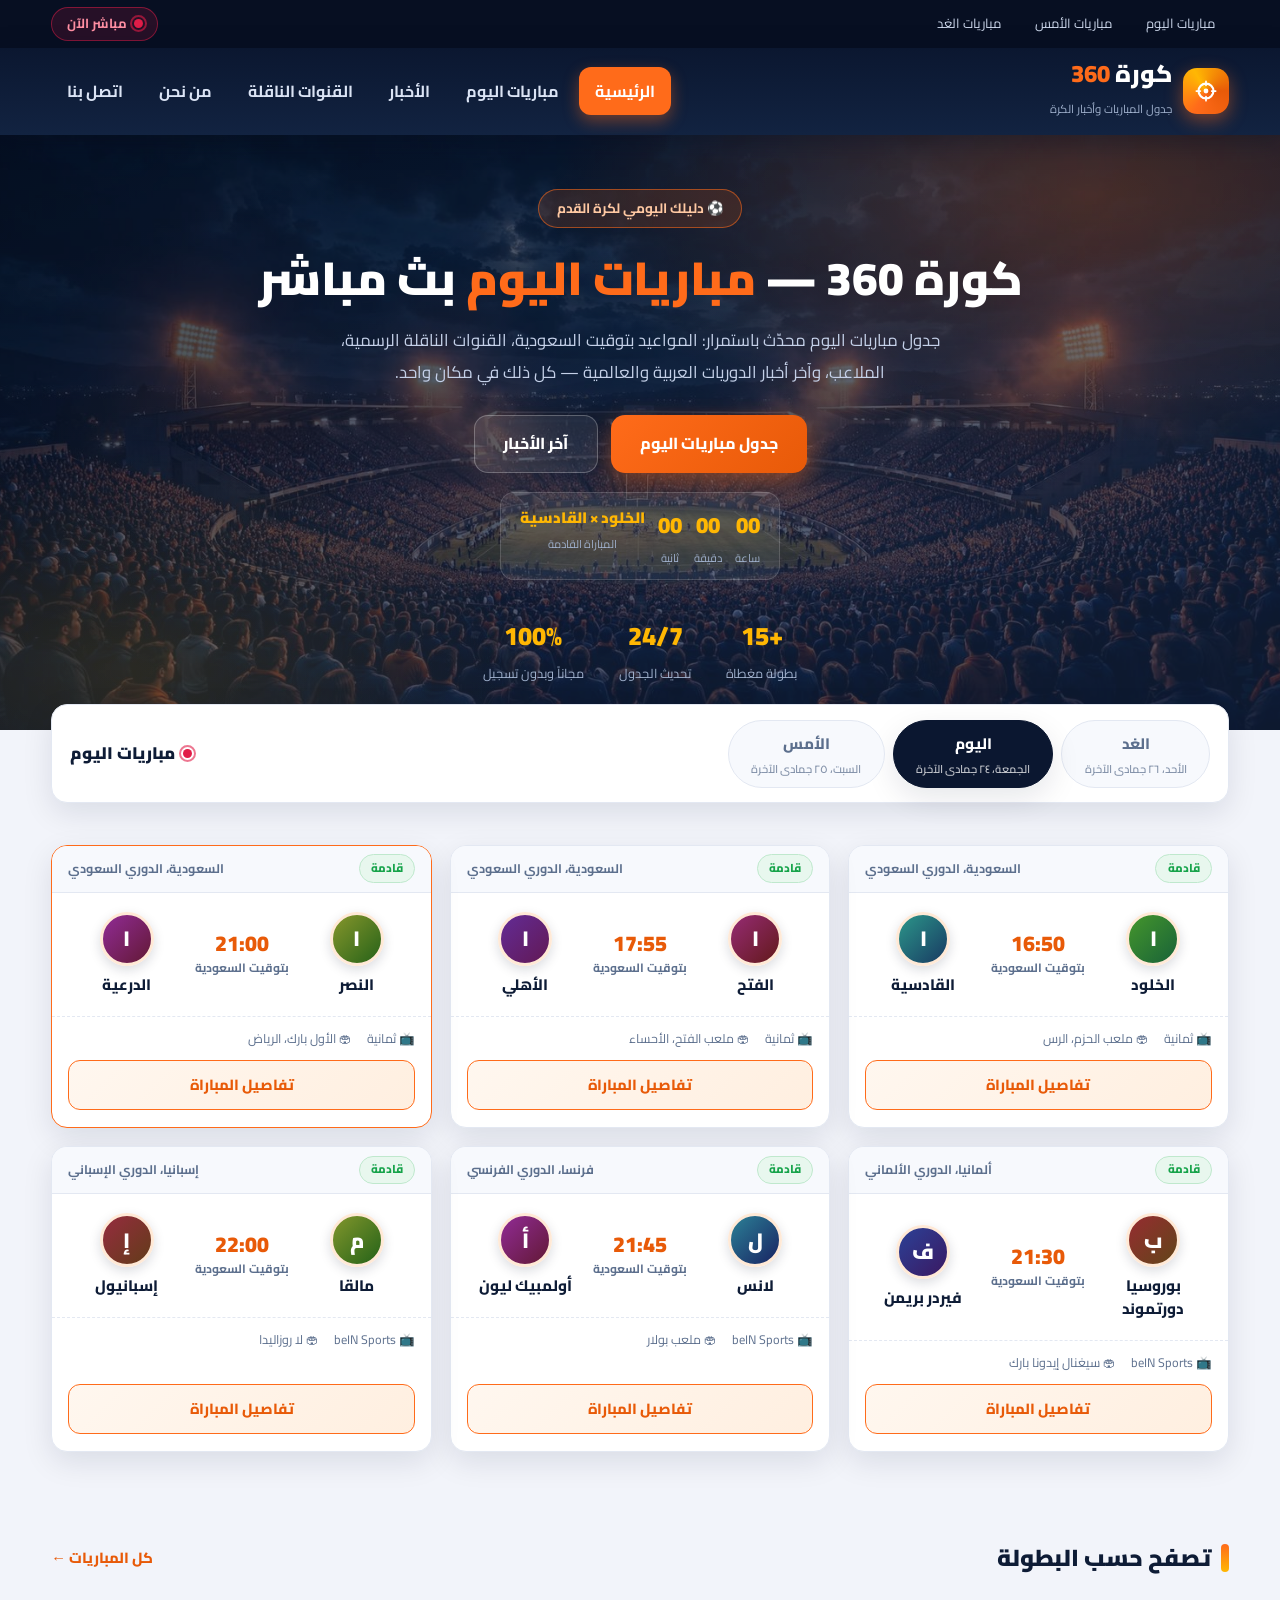
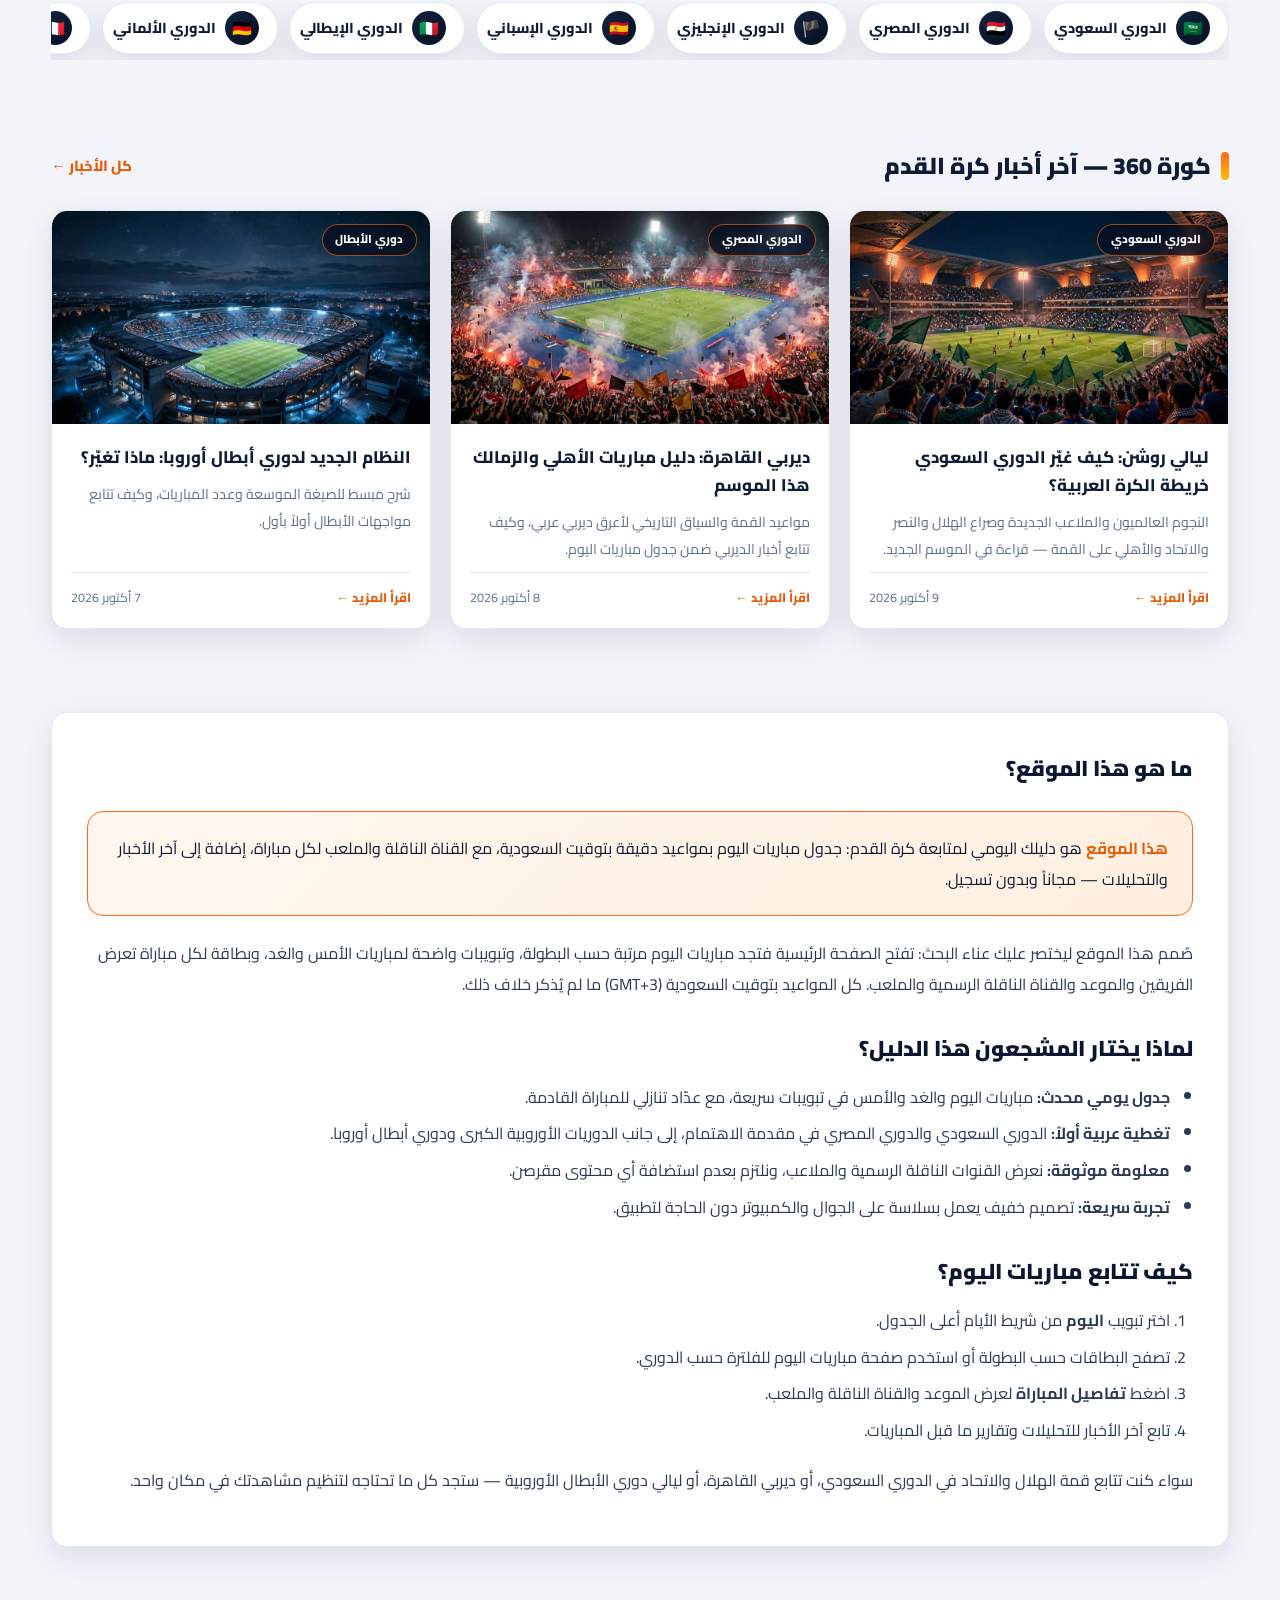
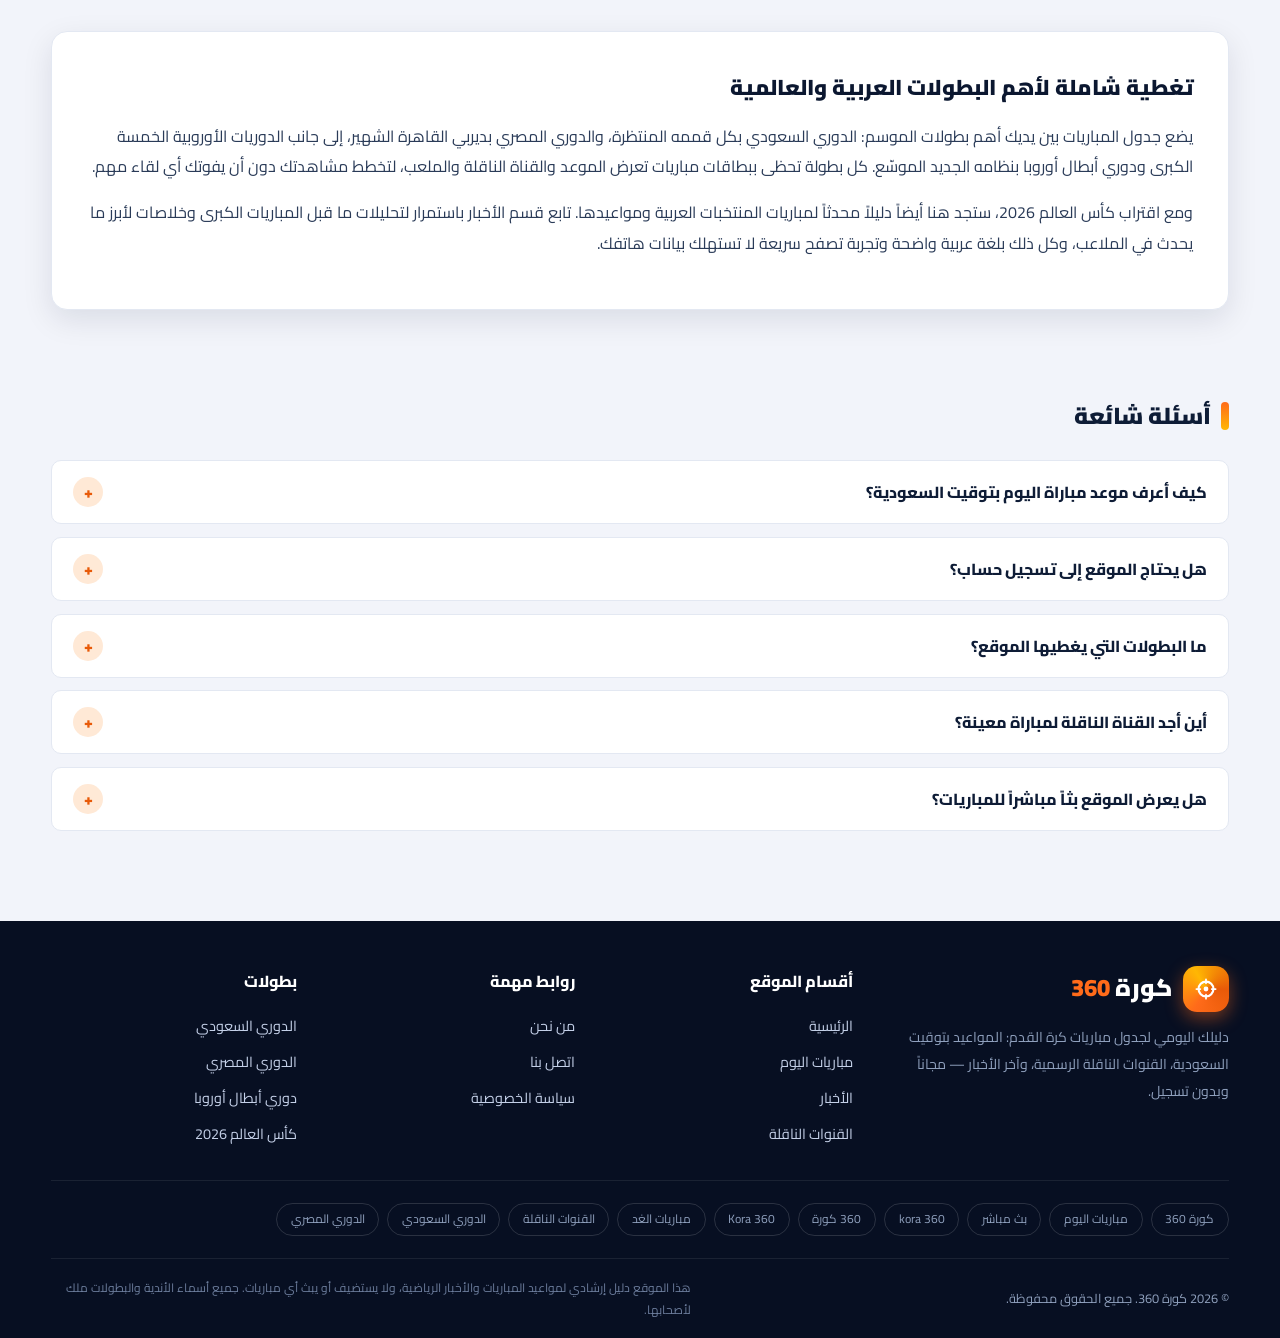
<file: index.html>
<!DOCTYPE html>
<html lang="ar" dir="rtl">
<head>
  <meta charset="UTF-8">
  <meta name="viewport" content="width=device-width, initial-scale=1.0">
  <title>كورة 360 | مباريات اليوم بث مباشر بجودة عالية kora360</title>
  <meta name="description" content="كورة 360 — جدول مباريات اليوم محدث لحظة بلحظة: مواعيد المباريات بتوقيت السعودية، القنوات الناقلة، الملاعب، وآخر أخبار كرة القدم العربية والعالمية في مكان واحد.">
  <link rel="canonical" href="https://kora360.vercel.app/">
  <meta name="robots" content="index, follow">
  <meta name="theme-color" content="#0b1730">
  <meta name="google-site-verification" content="F0d_7lRP10eHQ_Gj4hgsdQp5YDmYtG55Tp5Wyn93kp4" />
  <!-- Google tag (gtag.js) -->
  <script async src="https://www.googletagmanager.com/gtag/js?id=G-S9LE40M9R7"></script>
  <script>
    window.dataLayer = window.dataLayer || [];
    function gtag(){dataLayer.push(arguments);}
    gtag('js', new Date());
  
    gtag('config', 'G-S9LE40M9R7');
  </script>
  <!-- Open Graph -->
  <meta property="og:type" content="website">
  <meta property="og:locale" content="ar_SA">
  <meta property="og:site_name" content="كورة 360">
  <meta property="og:title" content="كورة 360 | مباريات اليوم بث مباشر kora360">
  <meta property="og:description" content="جدول مباريات اليوم: المواعيد بتوقيت السعودية، القنوات الناقلة، وآخر أخبار الكرة العربية والعالمية.">
  <meta property="og:url" content="https://kora360.vercel.app/">
  <meta property="og:image" content="https://kora360.vercel.app/assets/img/og-cover.jpg">
  <meta name="twitter:card" content="summary_large_image">
  <meta name="twitter:title" content="كورة 360 | مباريات اليوم بث مباشر">
  <meta name="twitter:description" content="جدول مباريات اليوم محدث: المواعيد، القنوات الناقلة، والأخبار.">
  <meta name="twitter:image" content="https://kora360.vercel.app/assets/img/og-cover.jpg">
  <link rel="icon" type="image/svg+xml" href="data:image/svg+xml,%3Csvg xmlns='http://www.w3.org/2000/svg' viewBox='0 0 64 64'%3E%3Crect width='64' height='64' rx='14' fill='%23ff6b1a'/%3E%3Ccircle cx='32' cy='32' r='16' fill='none' stroke='white' stroke-width='5'/%3E%3Ccircle cx='32' cy='32' r='5' fill='white'/%3E%3C/svg%3E">
  <link rel="preconnect" href="https://fonts.googleapis.com">
  <link rel="preconnect" href="https://fonts.gstatic.com" crossorigin>
  <link href="https://fonts.googleapis.com/css2?family=Cairo:wght@400;600;700;800;900&display=swap" rel="stylesheet">
  <link rel="stylesheet" href="assets/css/style.css">
  <script type="application/ld+json">
  {
    "@context": "https://schema.org",
    "@graph": [
      {
        "@type": "WebSite",
        "@id": "https://kora360.vercel.app/#website",
        "url": "https://kora360.vercel.app/",
        "name": "كورة 360",
        "alternateName": "kora360",
        "inLanguage": "ar",
        "description": "جدول مباريات اليوم وآخر أخبار كرة القدم العربية والعالمية."
      },
      {
        "@type": "Organization",
        "@id": "https://kora360.vercel.app/#org",
        "name": "كورة 360",
        "url": "https://kora360.vercel.app/",
        "logo": "https://kora360.vercel.app/assets/img/og-cover.jpg"
      },
      {
        "@type": "WebPage",
        "@id": "https://kora360.vercel.app/#webpage",
        "url": "https://kora360.vercel.app/",
        "name": "كورة 360 | مباريات اليوم بث مباشر",
        "isPartOf": { "@id": "https://kora360.vercel.app/#website" },
        "inLanguage": "ar"
      },
      {
        "@type": "FAQPage",
        "@id": "https://kora360.vercel.app/#faq",
        "mainEntity": [
          {
            "@type": "Question",
            "name": "كيف أعرف موعد مباراة اليوم بتوقيت السعودية؟",
            "acceptedAnswer": { "@type": "Answer", "text": "يعرض الموقع جميع المواعيد بتوقيت السعودية (GMT+3) بشكل افتراضي، مع اسم البطولة والقناة الناقلة والملعب لكل مباراة." }
          },
          {
            "@type": "Question",
            "name": "هل يحتاج كورة 360 إلى تسجيل حساب؟",
            "acceptedAnswer": { "@type": "Answer", "text": "لا، تصفح جدول المباريات والأخبار لا يتطلب أي تسجيل أو اشتراك." }
          },
          {
            "@type": "Question",
            "name": "ما البطولات التي يغطيها الموقع؟",
            "acceptedAnswer": { "@type": "Answer", "text": "يغطي الموقع الدوري السعودي والدوري المصري والدوريات الأوروبية الكبرى ودوري أبطال أوروبا وكأس العالم." }
          },
          {
            "@type": "Question",
            "name": "أين أجد القناة الناقلة لمباراة معينة؟",
            "acceptedAnswer": { "@type": "Answer", "text": "اضغط على زر تفاصيل المباراة في بطاقتها لعرض القناة الناقلة الرسمية والملعب والموعد." }
          }
        ]
      }
    ]
  }
  </script>
</head>
<body>

  <!-- Top utility bar -->
  <div class="topbar">
    <div class="container">
      <nav aria-label="روابط سريعة">
        <a href="matches.html">مباريات اليوم</a>
        <a href="matches.html">مباريات الأمس</a>
        <a href="matches.html">مباريات الغد</a>
      </nav>
      <span class="live-pill"><span class="live-dot" aria-hidden="true"></span>مباشر الآن</span>
    </div>
  </div>

  <!-- Header -->
  <header class="site-header">
    <div class="container header-inner">
      <a class="brand" href="index.html" aria-label="كورة 360 — الرئيسية">
        <span class="brand-mark" aria-hidden="true">
          <svg viewBox="0 0 64 64" fill="none"><circle cx="32" cy="32" r="17" stroke="#fff" stroke-width="5"/><circle cx="32" cy="32" r="5.5" fill="#fff"/><path d="M32 10v9M32 45v9M10 32h9M45 32h9" stroke="#fff" stroke-width="4" stroke-linecap="round"/></svg>
        </span>
        <span>
          <span class="brand-name">كورة <span class="n360">360</span></span><br>
          <span class="brand-tag">جدول المباريات وأخبار الكرة</span>
        </span>
      </a>
      <button class="nav-toggle" aria-expanded="false" aria-controls="mainNav" aria-label="فتح القائمة">☰</button>
      <nav class="main-nav" id="mainNav" aria-label="التنقل الرئيسي">
        <a href="index.html">الرئيسية</a>
        <a href="matches.html">مباريات اليوم</a>
        <a href="news.html">الأخبار</a>
        <a href="channels.html">القنوات الناقلة</a>
        <a href="about.html">من نحن</a>
        <a href="contact.html">اتصل بنا</a>
      </nav>
    </div>
  </header>

  <!-- Hero -->
  <section class="hero">
    <img class="hero-bg" src="assets/img/hero-bg.jpg" alt="" fetchpriority="high">
    <div class="container">
      <span class="hero-badge">⚽ دليلك اليومي لكرة القدم</span>
      <h1>كورة 360 — <span class="accent">مباريات اليوم</span> بث مباشر</h1>
      <p class="lead">جدول مباريات اليوم محدّث باستمرار: المواعيد بتوقيت السعودية، القنوات الناقلة الرسمية، الملاعب، وآخر أخبار الدوريات العربية والعالمية — كل ذلك في مكان واحد.</p>
      <div class="hero-cta">
        <a class="btn btn-primary" href="#matches">جدول مباريات اليوم</a>
        <a class="btn btn-ghost" href="news.html">آخر الأخبار</a>
      </div>
      <div class="countdown" id="countdown" role="timer" aria-label="العد التنازلي للمباراة القادمة">
        <div><div class="cd-num" id="cdH">00</div><div class="cd-lbl">ساعة</div></div>
        <div><div class="cd-num" id="cdM">00</div><div class="cd-lbl">دقيقة</div></div>
        <div><div class="cd-num" id="cdS">00</div><div class="cd-lbl">ثانية</div></div>
        <div><div class="cd-num" style="font-size:.95rem" id="cdMatch">—</div><div class="cd-lbl">المباراة القادمة</div></div>
      </div>
      <div class="hero-stats">
        <div class="stat"><div class="num">+15</div><div class="lbl">بطولة مغطاة</div></div>
        <div class="stat"><div class="num">24/7</div><div class="lbl">تحديث الجدول</div></div>
        <div class="stat"><div class="num">100%</div><div class="lbl">مجاناً وبدون تسجيل</div></div>
      </div>
    </div>
  </section>

  <!-- Tabs + matches -->
  <main id="matches">
    <div class="container">
      <div class="tabs-bar">
        <div class="tabs" role="tablist" aria-label="أيام المباريات">
          <button class="tab" role="tab" data-day="2" aria-selected="false">الغد<span class="tab-date"></span></button>
          <button class="tab active" role="tab" data-day="0" aria-selected="true">اليوم<span class="tab-date"></span></button>
          <button class="tab" role="tab" data-day="1" aria-selected="false">الأمس<span class="tab-date"></span></button>
        </div>
        <div class="tabs-title"><span class="live-dot" aria-hidden="true"></span><span id="matchesTitle">مباريات اليوم</span></div>
      </div>

      <section class="section" aria-label="قائمة المباريات">
        <div class="matches-grid" id="matchesGrid"></div>
      </section>

      <!-- Leagues -->
      <section class="section" aria-label="البطولات">
        <div class="section-head">
          <h2 class="section-title">تصفح حسب البطولة</h2>
          <a class="section-link" href="matches.html">كل المباريات ←</a>
        </div>
        <div class="leagues-strip">
          <a class="league-chip" href="matches.html"><span class="flag">🇸🇦</span>الدوري السعودي</a>
          <a class="league-chip" href="matches.html"><span class="flag">🇪🇬</span>الدوري المصري</a>
          <a class="league-chip" href="matches.html"><span class="flag">🏴</span>الدوري الإنجليزي</a>
          <a class="league-chip" href="matches.html"><span class="flag">🇪🇸</span>الدوري الإسباني</a>
          <a class="league-chip" href="matches.html"><span class="flag">🇮🇹</span>الدوري الإيطالي</a>
          <a class="league-chip" href="matches.html"><span class="flag">🇩🇪</span>الدوري الألماني</a>
          <a class="league-chip" href="matches.html"><span class="flag">🇫🇷</span>الدوري الفرنسي</a>
          <a class="league-chip" href="matches.html"><span class="flag">⭐</span>دوري أبطال أوروبا</a>
        </div>
      </section>

      <!-- News -->
      <section class="section" aria-label="آخر الأخبار">
        <div class="section-head">
          <h2 class="section-title">كورة 360 — آخر أخبار كرة القدم</h2>
          <a class="section-link" href="news.html">كل الأخبار ←</a>
        </div>
        <div class="news-grid">
          <article class="news-card">
            <div class="news-thumb">
              <img src="assets/img/news-saudi.jpg" alt="ملعب سعودي مضاء ليلاً خلال مباراة في الدوري السعودي" loading="lazy" width="640" height="360">
              <span class="news-cat">الدوري السعودي</span>
            </div>
            <div class="news-body">
              <h3><a href="article-saudi-pro-league.html">ليالي روشن: كيف غيّر الدوري السعودي خريطة الكرة العربية؟</a></h3>
              <p class="news-excerpt">النجوم العالميون والملاعب الجديدة وصراع الهلال والنصر والاتحاد والأهلي على القمة — قراءة في الموسم الجديد.</p>
              <div class="news-foot"><a class="read-more" href="article-saudi-pro-league.html">اقرأ المزيد ←</a><time datetime="2026-10-09">9 أكتوبر 2026</time></div>
            </div>
          </article>
          <article class="news-card">
            <div class="news-thumb">
              <img src="assets/img/news-derby.jpg" alt="أجواء ديربي القاهرة في مدرجات ممتلئة ليلاً" loading="lazy" width="640" height="360">
              <span class="news-cat">الدوري المصري</span>
            </div>
            <div class="news-body">
              <h3><a href="article-cairo-derby.html">ديربي القاهرة: دليل مباريات الأهلي والزمالك هذا الموسم</a></h3>
              <p class="news-excerpt">مواعيد القمة والسياق التاريخي لأعرق ديربي عربي، وكيف تتابع أخبار الديربي ضمن جدول مباريات اليوم.</p>
              <div class="news-foot"><a class="read-more" href="article-cairo-derby.html">اقرأ المزيد ←</a><time datetime="2026-10-08">8 أكتوبر 2026</time></div>
            </div>
          </article>
          <article class="news-card">
            <div class="news-thumb">
              <img src="assets/img/news-ucl.jpg" alt="ملعب أوروبي ليلاً تحت سماء مرصعة بالنجوم" loading="lazy" width="640" height="360">
              <span class="news-cat">دوري الأبطال</span>
            </div>
            <div class="news-body">
              <h3><a href="article-champions-league.html">النظام الجديد لدوري أبطال أوروبا: ماذا تغيّر؟</a></h3>
              <p class="news-excerpt">شرح مبسط للصيغة الموسعة وعدد المباريات، وكيف تتابع مواجهات الأبطال أولاً بأول.</p>
              <div class="news-foot"><a class="read-more" href="article-champions-league.html">اقرأ المزيد ←</a><time datetime="2026-10-07">7 أكتوبر 2026</time></div>
            </div>
          </article>
        </div>
      </section>

      <!-- SEO content -->
      <section class="section" aria-label="عن كورة 360">
        <div class="prose">
          <h2>ما هو هذا الموقع؟</h2>
          <div class="answer-box">
            <strong>هذا الموقع</strong> هو دليلك اليومي لمتابعة كرة القدم: جدول مباريات اليوم بمواعيد دقيقة بتوقيت السعودية، مع القناة الناقلة والملعب لكل مباراة، إضافة إلى آخر الأخبار والتحليلات — مجاناً وبدون تسجيل.
          </div>
          <p>صُمم هذا الموقع ليختصر عليك عناء البحث: تفتح الصفحة الرئيسية فتجد مباريات اليوم مرتبة حسب البطولة، وتبويبات واضحة لمباريات الأمس والغد، وبطاقة لكل مباراة تعرض الفريقين والموعد والقناة الناقلة الرسمية والملعب. كل المواعيد بتوقيت السعودية (GMT+3) ما لم يُذكر خلاف ذلك.</p>
          <h2>لماذا يختار المشجعون هذا الدليل؟</h2>
          <ul>
            <li><strong>جدول يومي محدث:</strong> مباريات اليوم والغد والأمس في تبويبات سريعة، مع عدّاد تنازلي للمباراة القادمة.</li>
            <li><strong>تغطية عربية أولاً:</strong> الدوري السعودي والدوري المصري في مقدمة الاهتمام، إلى جانب الدوريات الأوروبية الكبرى ودوري أبطال أوروبا.</li>
            <li><strong>معلومة موثوقة:</strong> نعرض القنوات الناقلة الرسمية والملاعب، ونلتزم بعدم استضافة أي محتوى مقرصن.</li>
            <li><strong>تجربة سريعة:</strong> تصميم خفيف يعمل بسلاسة على الجوال والكمبيوتر دون الحاجة لتطبيق.</li>
          </ul>
          <h2>كيف تتابع مباريات اليوم؟</h2>
          <ol>
            <li>اختر تبويب <strong>اليوم</strong> من شريط الأيام أعلى الجدول.</li>
            <li>تصفح البطاقات حسب البطولة أو استخدم صفحة <a href="matches.html">مباريات اليوم</a> للفلترة حسب الدوري.</li>
            <li>اضغط <strong>تفاصيل المباراة</strong> لعرض الموعد والقناة الناقلة والملعب.</li>
            <li>تابع <a href="news.html">آخر الأخبار</a> للتحليلات وتقارير ما قبل المباريات.</li>
          </ol>
          <p>سواء كنت تتابع قمة الهلال والاتحاد في الدوري السعودي، أو ديربي القاهرة، أو ليالي دوري الأبطال الأوروبية — ستجد كل ما تحتاجه لتنظيم مشاهدتك في مكان واحد.</p>
        </div>
      </section>

      <!-- Leagues coverage -->
      <section class="section" aria-label="تغطية البطولات">
        <div class="prose">
          <h2>تغطية شاملة لأهم البطولات العربية والعالمية</h2>
          <p>يضع جدول المباريات بين يديك أهم بطولات الموسم: الدوري السعودي بكل قممه المنتظرة، والدوري المصري بديربي القاهرة الشهير، إلى جانب الدوريات الأوروبية الخمسة الكبرى ودوري أبطال أوروبا بنظامه الجديد الموسّع. كل بطولة تحظى ببطاقات مباريات تعرض الموعد والقناة الناقلة والملعب، لتخطط مشاهدتك دون أن يفوتك أي لقاء مهم.</p>
          <p>ومع اقتراب كأس العالم 2026، ستجد هنا أيضاً دليلاً محدثاً لمباريات المنتخبات العربية ومواعيدها. تابع قسم الأخبار باستمرار لتحليلات ما قبل المباريات الكبرى وخلاصات لأبرز ما يحدث في الملاعب، وكل ذلك بلغة عربية واضحة وتجربة تصفح سريعة لا تستهلك بيانات هاتفك.</p>
        </div>
      </section>

      <!-- FAQ -->
      <section class="section" aria-label="الأسئلة الشائعة">
        <div class="section-head"><h2 class="section-title">أسئلة شائعة</h2></div>
        <div class="faq-list">
          <div class="faq-item">
            <button class="faq-q">كيف أعرف موعد مباراة اليوم بتوقيت السعودية؟<span class="icon">+</span></button>
            <div class="faq-a"><p>جميع المواعيد في الموقع بتوقيت السعودية (GMT+3) افتراضياً، وتظهر أسفل اسمي الفريقين في كل بطاقة مباراة مع اسم البطولة والقناة الناقلة.</p></div>
          </div>
          <div class="faq-item">
            <button class="faq-q">هل يحتاج الموقع إلى تسجيل حساب؟<span class="icon">+</span></button>
            <div class="faq-a"><p>لا. تصفح جدول المباريات والأخبار مجاني تماماً ولا يتطلب إنشاء حساب أو تسجيل الدخول.</p></div>
          </div>
          <div class="faq-item">
            <button class="faq-q">ما البطولات التي يغطيها الموقع؟<span class="icon">+</span></button>
            <div class="faq-a"><p>نغطي الدوري السعودي والدوري المصري والدوريات الأوروبية الكبرى (الإنجليزي، الإسباني، الإيطالي، الألماني، الفرنسي) ودوري أبطال أوروبا وكأس العالم.</p></div>
          </div>
          <div class="faq-item">
            <button class="faq-q">أين أجد القناة الناقلة لمباراة معينة؟<span class="icon">+</span></button>
            <div class="faq-a"><p>اضغط زر «تفاصيل المباراة» في بطاقتها، وستظهر لك القناة الناقلة الرسمية والملعب والموعد. راجع أيضاً صفحة <a href="channels.html">القنوات الناقلة</a> لدليل شامل.</p></div>
          </div>
          <div class="faq-item">
            <button class="faq-q">هل يعرض الموقع بثاً مباشراً للمباريات؟<span class="icon">+</span></button>
            <div class="faq-a"><p>الموقع دليل للمواعيد والأخبار والقنوات الرسمية، ولا يستضيف أي بثوث. نرشدك دائماً إلى القنوات الناقلة الرسمية لمتابعة المباريات قانونياً.</p></div>
          </div>
        </div>
      </section>
    </div>
  </main>

  <!-- Match modal -->
  <div class="modal-overlay" id="matchModal" role="dialog" aria-modal="true" aria-labelledby="modalTitle">
    <div class="modal">
      <div class="modal-head">
        <h3 id="modalTitle">تفاصيل المباراة</h3>
        <button class="modal-close" aria-label="إغلاق">✕</button>
      </div>
      <div class="modal-body">
        <div class="modal-teams" id="modalTeams"></div>
        <div class="detail-rows" id="modalRows"></div>
        <p class="disclaimer-note">هذا الموقع دليل للمواعيد والقنوات الرسمية ولا يستضيف أي بثوث. تابع المباراة عبر القناة الناقلة الرسمية المذكورة أعلاه.</p>
      </div>
    </div>
  </div>

  <!-- Footer -->
  <footer class="site-footer">
    <div class="container">
      <div class="footer-grid">
        <div class="footer-brand">
          <a class="brand" href="index.html">
            <span class="brand-mark" aria-hidden="true">
              <svg viewBox="0 0 64 64" fill="none"><circle cx="32" cy="32" r="17" stroke="#fff" stroke-width="5"/><circle cx="32" cy="32" r="5.5" fill="#fff"/><path d="M32 10v9M32 45v9M10 32h9M45 32h9" stroke="#fff" stroke-width="4" stroke-linecap="round"/></svg>
            </span>
            <span class="brand-name" style="color:#fff">كورة <span class="n360">360</span></span>
          </a>
          <p>دليلك اليومي لجدول مباريات كرة القدم: المواعيد بتوقيت السعودية، القنوات الناقلة الرسمية، وآخر الأخبار — مجاناً وبدون تسجيل.</p>
        </div>
        <div class="footer-col">
          <h4>أقسام الموقع</h4>
          <ul>
            <li><a href="index.html">الرئيسية</a></li>
            <li><a href="matches.html">مباريات اليوم</a></li>
            <li><a href="news.html">الأخبار</a></li>
            <li><a href="channels.html">القنوات الناقلة</a></li>
          </ul>
        </div>
        <div class="footer-col">
          <h4>روابط مهمة</h4>
          <ul>
            <li><a href="about.html">من نحن</a></li>
            <li><a href="contact.html">اتصل بنا</a></li>
            <li><a href="privacy.html">سياسة الخصوصية</a></li>
          </ul>
        </div>
        <div class="footer-col">
          <h4>بطولات</h4>
          <ul>
            <li><a href="matches.html">الدوري السعودي</a></li>
            <li><a href="matches.html">الدوري المصري</a></li>
            <li><a href="matches.html">دوري أبطال أوروبا</a></li>
            <li><a href="article-champions-league.html">كأس العالم 2026</a></li>
          </ul>
        </div>
      </div>
      <nav class="keyword-pills" aria-label="كلمات مفتاحية">
        <a href="index.html">كورة 360</a>
        <a href="matches.html">مباريات اليوم</a>
        <a href="matches.html">بث مباشر</a>
        <a href="index.html">kora 360</a>
        <a href="index.html">360 كورة</a>
        <a href="index.html">Kora 360</a>
        <a href="matches.html">مباريات الغد</a>
        <a href="channels.html">القنوات الناقلة</a>
        <a href="article-saudi-pro-league.html">الدوري السعودي</a>
        <a href="article-cairo-derby.html">الدوري المصري</a>
      </nav>
      <div class="copyright">
        <span>© <span data-year>2026</span> كورة 360. جميع الحقوق محفوظة.</span>
        <span class="legal-note">هذا الموقع دليل إرشادي لمواعيد المباريات والأخبار الرياضية، ولا يستضيف أو يبث أي مباريات. جميع أسماء الأندية والبطولات ملك لأصحابها.</span>
      </div>
    </div>
  </footer>

  <button class="back-top" id="backTop" aria-label="العودة إلى الأعلى">↑</button>

  <script src="assets/js/fixtures.js"></script>
  <script src="assets/js/main.js"></script>
</body>
</html>
</file>
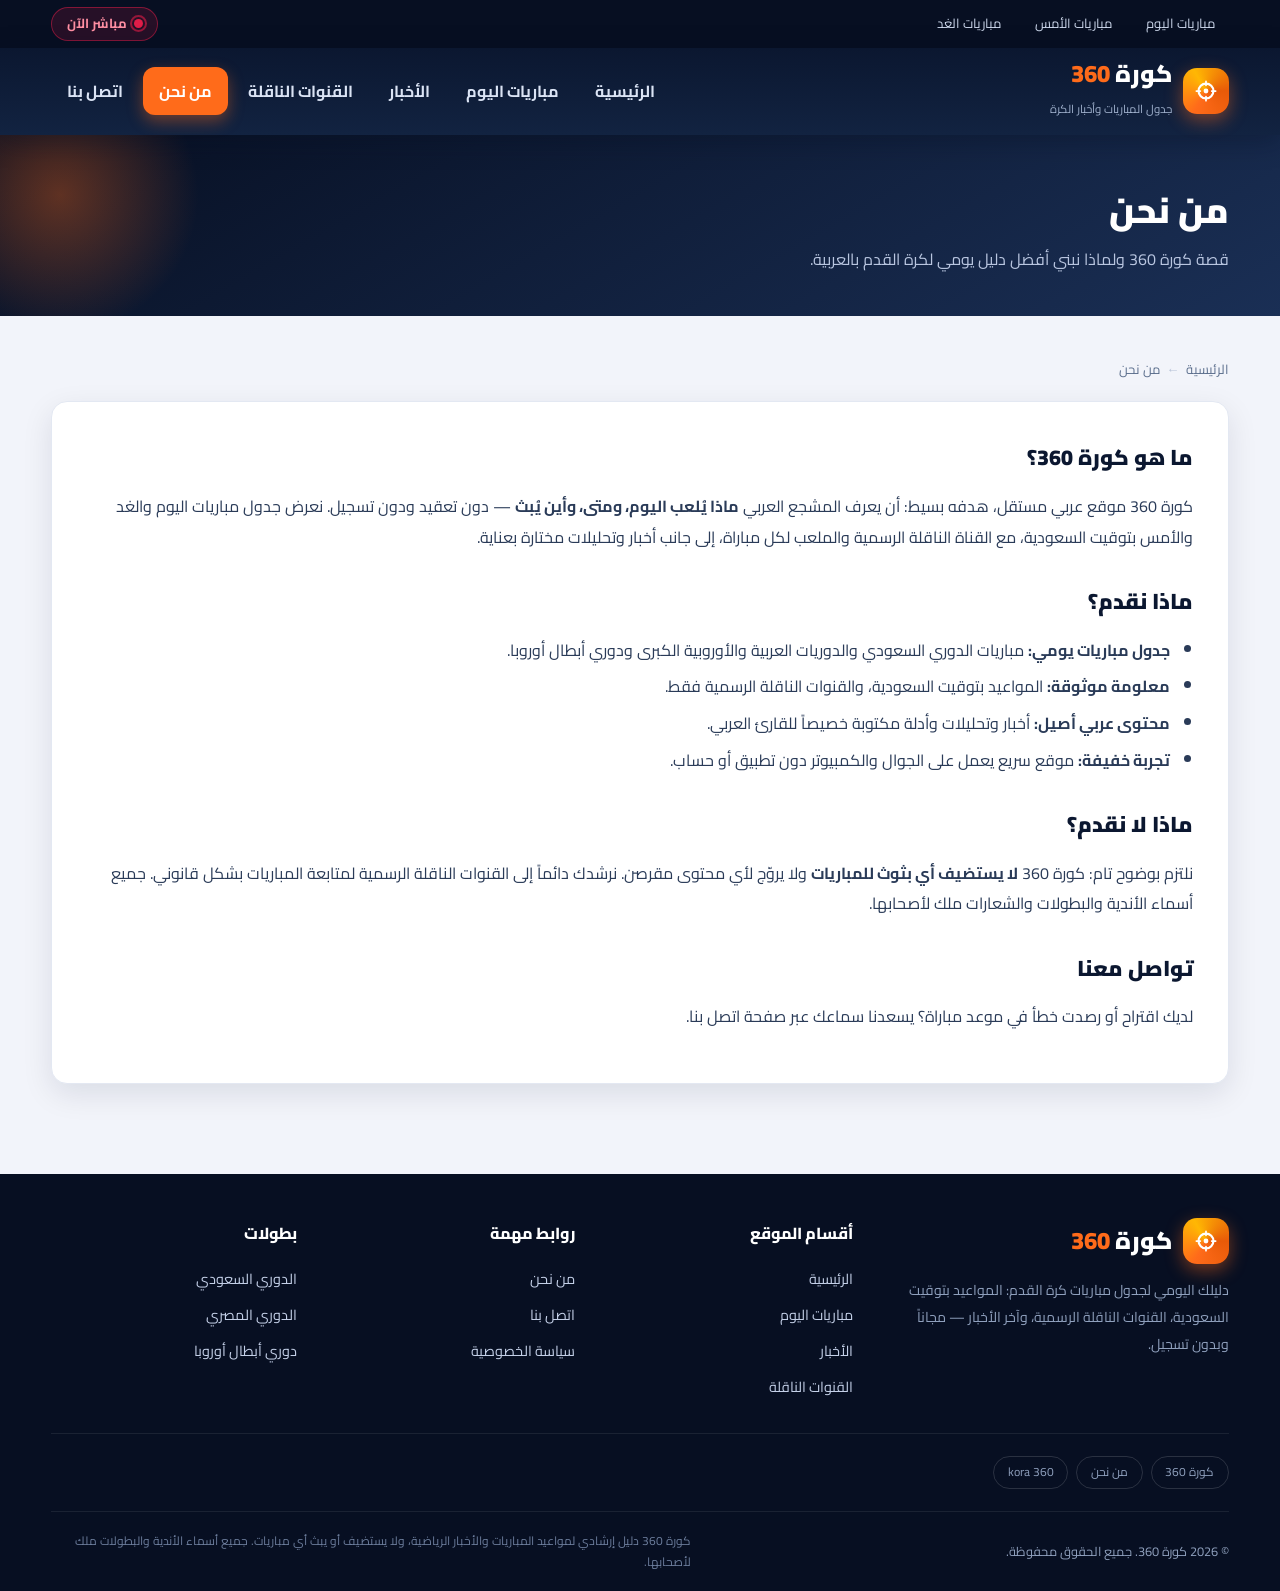
<file: about.html>
<!DOCTYPE html>
<html lang="ar" dir="rtl">
<head>
  <meta charset="UTF-8">
  <meta name="viewport" content="width=device-width, initial-scale=1.0">
  <title>من نحن | تعرف على كورة 360</title>
  <meta name="description" content="تعرف على كورة 360: دليلك اليومي لجدول مباريات كرة القدم — المواعيد بتوقيت السعودية، القنوات الناقلة الرسمية، وآخر الأخبار مجاناً وبدون تسجيل.">
  <link rel="canonical" href="https://kora360.vercel.app/about.html">
  <meta name="robots" content="index, follow">
  <meta property="og:type" content="website">
  <meta property="og:locale" content="ar_SA">
  <meta property="og:site_name" content="كورة 360">
  <meta property="og:title" content="من نحن — كورة 360">
  <meta property="og:url" content="https://kora360.vercel.app/about.html">
  <meta property="og:image" content="https://kora360.vercel.app/assets/img/og-cover.jpg">
  <link rel="icon" type="image/svg+xml" href="data:image/svg+xml,%3Csvg xmlns='http://www.w3.org/2000/svg' viewBox='0 0 64 64'%3E%3Crect width='64' height='64' rx='14' fill='%23ff6b1a'/%3E%3Ccircle cx='32' cy='32' r='16' fill='none' stroke='white' stroke-width='5'/%3E%3Ccircle cx='32' cy='32' r='5' fill='white'/%3E%3C/svg%3E">
  <link rel="preconnect" href="https://fonts.googleapis.com">
  <link rel="preconnect" href="https://fonts.gstatic.com" crossorigin>
  <link href="https://fonts.googleapis.com/css2?family=Cairo:wght@400;600;700;800;900&display=swap" rel="stylesheet">
  <link rel="stylesheet" href="assets/css/style.css">
  <script type="application/ld+json">
  {
    "@context": "https://schema.org",
    "@graph": [
      {
        "@type": "WebPage",
        "@id": "https://kora360.vercel.app/about.html#webpage",
        "url": "https://kora360.vercel.app/about.html",
        "name": "من نحن — كورة 360",
        "isPartOf": { "@id": "https://kora360.vercel.app/#website" },
        "inLanguage": "ar"
      },
      {
        "@type": "BreadcrumbList",
        "itemListElement": [
          { "@type": "ListItem", "position": 1, "name": "الرئيسية", "item": "https://kora360.vercel.app/" },
          { "@type": "ListItem", "position": 2, "name": "من نحن", "item": "https://kora360.vercel.app/about.html" }
        ]
      }
    ]
  }
  </script>
</head>
<body>

  <div class="topbar">
    <div class="container">
      <nav aria-label="روابط سريعة">
        <a href="matches.html">مباريات اليوم</a>
        <a href="matches.html">مباريات الأمس</a>
        <a href="matches.html">مباريات الغد</a>
      </nav>
      <span class="live-pill"><span class="live-dot" aria-hidden="true"></span>مباشر الآن</span>
    </div>
  </div>

  <header class="site-header">
    <div class="container header-inner">
      <a class="brand" href="index.html" aria-label="كورة 360 — الرئيسية">
        <span class="brand-mark" aria-hidden="true">
          <svg viewBox="0 0 64 64" fill="none"><circle cx="32" cy="32" r="17" stroke="#fff" stroke-width="5"/><circle cx="32" cy="32" r="5.5" fill="#fff"/><path d="M32 10v9M32 45v9M10 32h9M45 32h9" stroke="#fff" stroke-width="4" stroke-linecap="round"/></svg>
        </span>
        <span>
          <span class="brand-name">كورة <span class="n360">360</span></span><br>
          <span class="brand-tag">جدول المباريات وأخبار الكرة</span>
        </span>
      </a>
      <button class="nav-toggle" aria-expanded="false" aria-controls="mainNav" aria-label="فتح القائمة">☰</button>
      <nav class="main-nav" id="mainNav" aria-label="التنقل الرئيسي">
        <a href="index.html">الرئيسية</a>
        <a href="matches.html">مباريات اليوم</a>
        <a href="news.html">الأخبار</a>
        <a href="channels.html">القنوات الناقلة</a>
        <a href="about.html">من نحن</a>
        <a href="contact.html">اتصل بنا</a>
      </nav>
    </div>
  </header>

  <section class="page-hero">
    <div class="container">
      <h1>من نحن</h1>
      <p>قصة كورة 360 ولماذا نبني أفضل دليل يومي لكرة القدم بالعربية.</p>
    </div>
  </section>

  <main>
    <div class="container">
      <section class="section">
        <nav class="breadcrumbs" aria-label="مسار التنقل"><a href="index.html">الرئيسية</a><span class="sep">←</span><span>من نحن</span></nav>
        <div class="prose">
          <h2>ما هو كورة 360؟</h2>
          <p>كورة 360 موقع عربي مستقل، هدفه بسيط: أن يعرف المشجع العربي <strong>ماذا يُلعب اليوم، ومتى، وأين يُبث</strong> — دون تعقيد ودون تسجيل. نعرض جدول مباريات اليوم والغد والأمس بتوقيت السعودية، مع القناة الناقلة الرسمية والملعب لكل مباراة، إلى جانب أخبار وتحليلات مختارة بعناية.</p>
          <h2>ماذا نقدم؟</h2>
          <ul>
            <li><strong>جدول مباريات يومي:</strong> مباريات الدوري السعودي والدوريات العربية والأوروبية الكبرى ودوري أبطال أوروبا.</li>
            <li><strong>معلومة موثوقة:</strong> المواعيد بتوقيت السعودية، والقنوات الناقلة الرسمية فقط.</li>
            <li><strong>محتوى عربي أصيل:</strong> أخبار وتحليلات وأدلة مكتوبة خصيصاً للقارئ العربي.</li>
            <li><strong>تجربة خفيفة:</strong> موقع سريع يعمل على الجوال والكمبيوتر دون تطبيق أو حساب.</li>
          </ul>
          <h2>ماذا لا نقدم؟</h2>
          <p>نلتزم بوضوح تام: كورة 360 <strong>لا يستضيف أي بثوث للمباريات</strong> ولا يروّج لأي محتوى مقرصن. نرشدك دائماً إلى القنوات الناقلة الرسمية لمتابعة المباريات بشكل قانوني. جميع أسماء الأندية والبطولات والشعارات ملك لأصحابها.</p>
          <h2>تواصل معنا</h2>
          <p>لديك اقتراح أو رصدت خطأ في موعد مباراة؟ يسعدنا سماعك عبر صفحة <a href="contact.html">اتصل بنا</a>.</p>
        </div>
      </section>
    </div>
  </main>

  <footer class="site-footer">
    <div class="container">
      <div class="footer-grid">
        <div class="footer-brand">
          <a class="brand" href="index.html">
            <span class="brand-mark" aria-hidden="true">
              <svg viewBox="0 0 64 64" fill="none"><circle cx="32" cy="32" r="17" stroke="#fff" stroke-width="5"/><circle cx="32" cy="32" r="5.5" fill="#fff"/><path d="M32 10v9M32 45v9M10 32h9M45 32h9" stroke="#fff" stroke-width="4" stroke-linecap="round"/></svg>
            </span>
            <span class="brand-name" style="color:#fff">كورة <span class="n360">360</span></span>
          </a>
          <p>دليلك اليومي لجدول مباريات كرة القدم: المواعيد بتوقيت السعودية، القنوات الناقلة الرسمية، وآخر الأخبار — مجاناً وبدون تسجيل.</p>
        </div>
        <div class="footer-col">
          <h4>أقسام الموقع</h4>
          <ul>
            <li><a href="index.html">الرئيسية</a></li>
            <li><a href="matches.html">مباريات اليوم</a></li>
            <li><a href="news.html">الأخبار</a></li>
            <li><a href="channels.html">القنوات الناقلة</a></li>
          </ul>
        </div>
        <div class="footer-col">
          <h4>روابط مهمة</h4>
          <ul>
            <li><a href="about.html">من نحن</a></li>
            <li><a href="contact.html">اتصل بنا</a></li>
            <li><a href="privacy.html">سياسة الخصوصية</a></li>
          </ul>
        </div>
        <div class="footer-col">
          <h4>بطولات</h4>
          <ul>
            <li><a href="matches.html">الدوري السعودي</a></li>
            <li><a href="matches.html">الدوري المصري</a></li>
            <li><a href="matches.html">دوري أبطال أوروبا</a></li>
          </ul>
        </div>
      </div>
      <nav class="keyword-pills" aria-label="كلمات مفتاحية">
        <a href="index.html">كورة 360</a>
        <a href="about.html">من نحن</a>
        <a href="index.html">kora 360</a>
      </nav>
      <div class="copyright">
        <span>© <span data-year>2026</span> كورة 360. جميع الحقوق محفوظة.</span>
        <span class="legal-note">كورة 360 دليل إرشادي لمواعيد المباريات والأخبار الرياضية، ولا يستضيف أو يبث أي مباريات. جميع أسماء الأندية والبطولات ملك لأصحابها.</span>
      </div>
    </div>
  </footer>

  <button class="back-top" id="backTop" aria-label="العودة إلى الأعلى">↑</button>

  <script src="assets/js/main.js"></script>
</body>
</html>
</file>
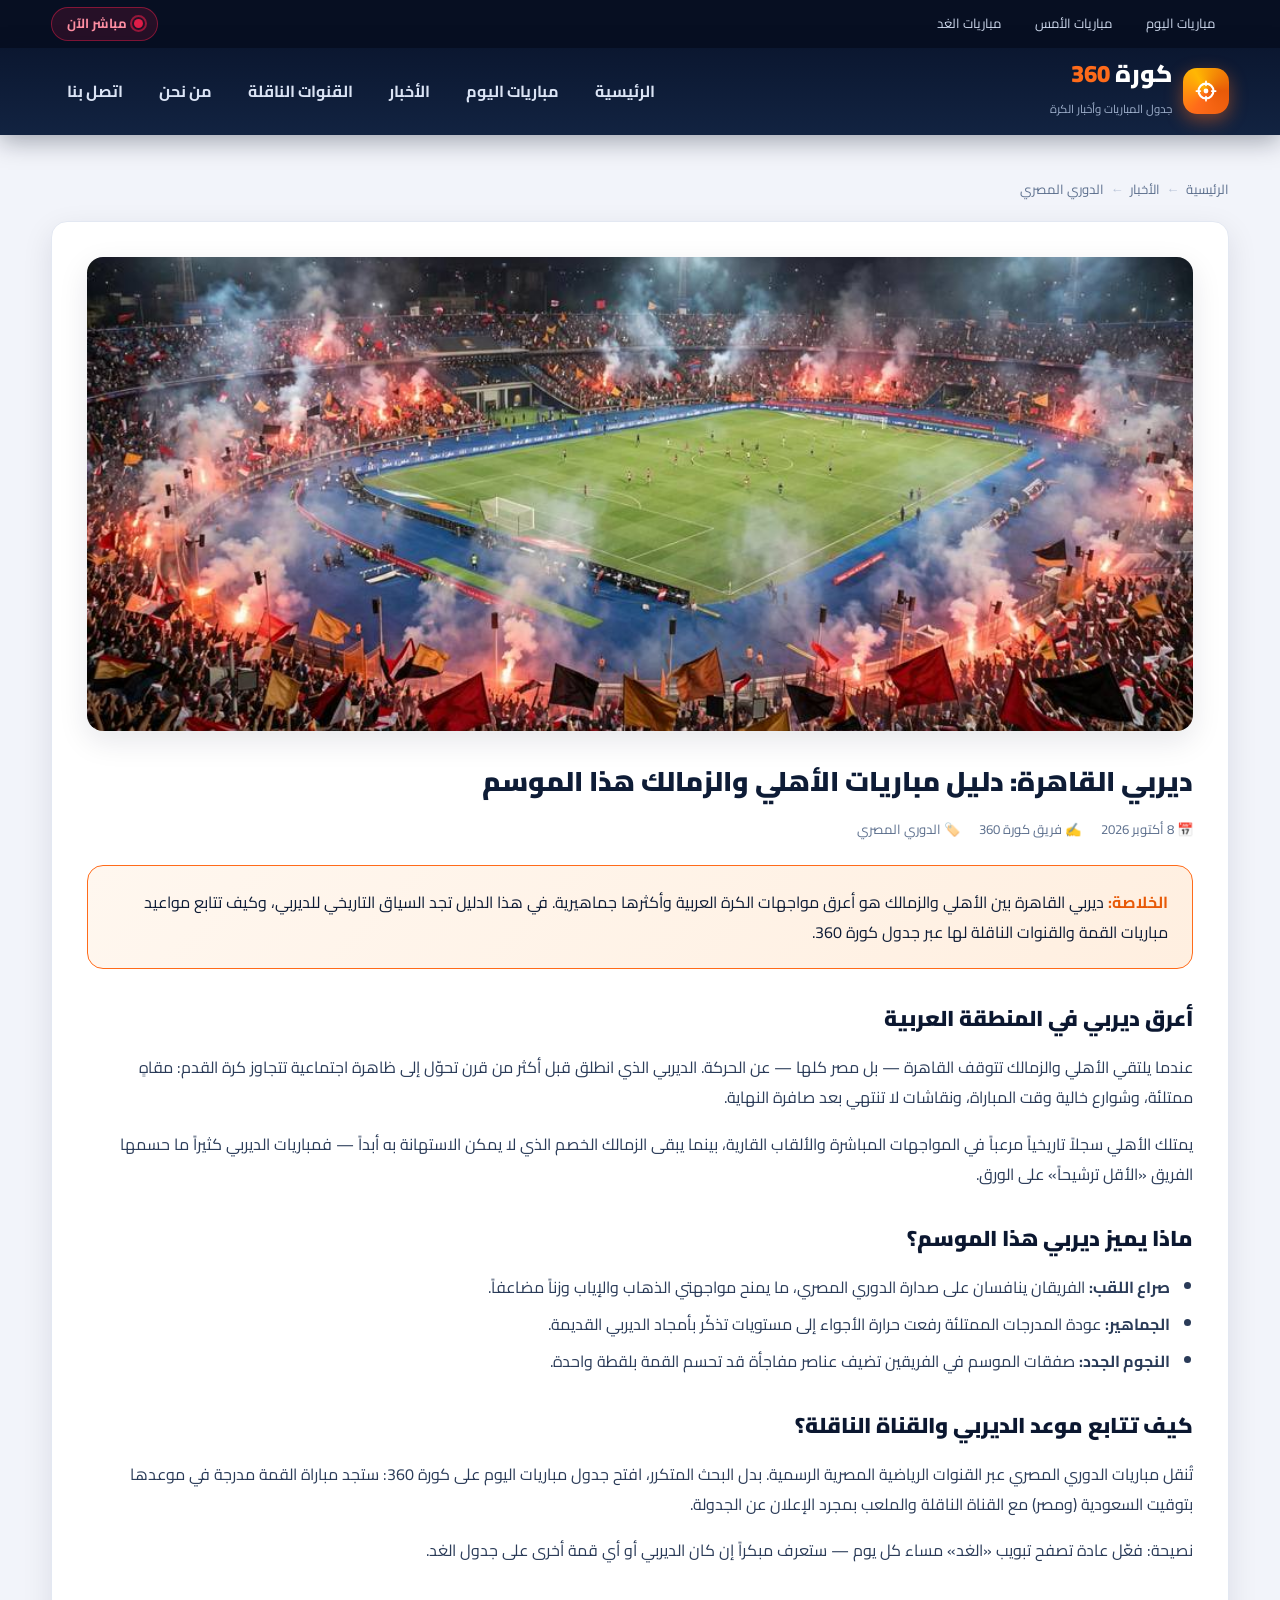
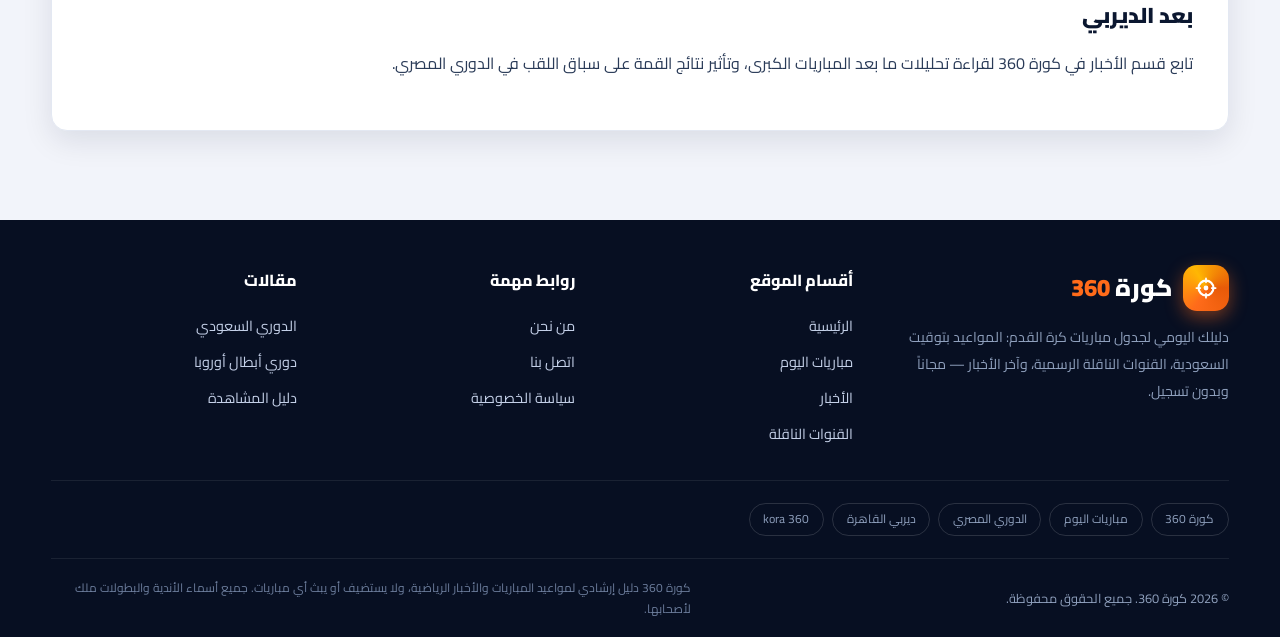
<file: article-cairo-derby.html>
<!DOCTYPE html>
<html lang="ar" dir="rtl">
<head>
  <meta charset="UTF-8">
  <meta name="viewport" content="width=device-width, initial-scale=1.0">
  <title>ديربي القاهرة: دليل مباريات الأهلي والزمالك هذا الموسم — كورة 360</title>
  <meta name="description" content="دليلك لديربي القاهرة: تاريخ مواجهات الأهلي والزمالك، مواعيد مباريات القمة هذا الموسم، والقنوات الناقلة — على كورة 360.">
  <link rel="canonical" href="https://kora360.vercel.app/article-cairo-derby.html">
  <meta name="robots" content="index, follow">
  <meta property="og:type" content="article">
  <meta property="og:locale" content="ar_SA">
  <meta property="og:site_name" content="كورة 360">
  <meta property="og:title" content="ديربي القاهرة: دليل مباريات الأهلي والزمالك هذا الموسم">
  <meta property="og:description" content="تاريخ الديربي، مواعيد القمة، والقنوات الناقلة — دليلك الكامل.">
  <meta property="og:url" content="https://kora360.vercel.app/article-cairo-derby.html">
  <meta property="og:image" content="https://kora360.vercel.app/assets/img/news-derby.jpg">
  <meta property="article:published_time" content="2026-10-08T12:00:00+03:00">
  <meta name="twitter:card" content="summary_large_image">
  <link rel="icon" type="image/svg+xml" href="data:image/svg+xml,%3Csvg xmlns='http://www.w3.org/2000/svg' viewBox='0 0 64 64'%3E%3Crect width='64' height='64' rx='14' fill='%23ff6b1a'/%3E%3Ccircle cx='32' cy='32' r='16' fill='none' stroke='white' stroke-width='5'/%3E%3Ccircle cx='32' cy='32' r='5' fill='white'/%3E%3C/svg%3E">
  <link rel="preconnect" href="https://fonts.googleapis.com">
  <link rel="preconnect" href="https://fonts.gstatic.com" crossorigin>
  <link href="https://fonts.googleapis.com/css2?family=Cairo:wght@400;600;700;800;900&display=swap" rel="stylesheet">
  <link rel="stylesheet" href="assets/css/style.css">
  <script type="application/ld+json">
  {
    "@context": "https://schema.org",
    "@graph": [
      {
        "@type": "NewsArticle",
        "@id": "https://kora360.vercel.app/article-cairo-derby.html#article",
        "headline": "ديربي القاهرة: دليل مباريات الأهلي والزمالك هذا الموسم",
        "image": "https://kora360.vercel.app/assets/img/news-derby.jpg",
        "datePublished": "2026-10-08T12:00:00+03:00",
        "dateModified": "2026-10-08T12:00:00+03:00",
        "author": { "@type": "Organization", "name": "كورة 360" },
        "publisher": {
          "@type": "Organization",
          "name": "كورة 360",
          "logo": { "@type": "ImageObject", "url": "https://kora360.vercel.app/assets/img/og-cover.jpg" }
        },
        "description": "دليلك لديربي القاهرة: التاريخ، مواعيد القمة، والقنوات الناقلة.",
        "inLanguage": "ar",
        "mainEntityOfPage": "https://kora360.vercel.app/article-cairo-derby.html"
      },
      {
        "@type": "BreadcrumbList",
        "itemListElement": [
          { "@type": "ListItem", "position": 1, "name": "الرئيسية", "item": "https://kora360.vercel.app/" },
          { "@type": "ListItem", "position": 2, "name": "الأخبار", "item": "https://kora360.vercel.app/news.html" },
          { "@type": "ListItem", "position": 3, "name": "ديربي القاهرة: دليل مباريات الأهلي والزمالك هذا الموسم", "item": "https://kora360.vercel.app/article-cairo-derby.html" }
        ]
      }
    ]
  }
  </script>
</head>
<body>

  <div class="topbar">
    <div class="container">
      <nav aria-label="روابط سريعة">
        <a href="matches.html">مباريات اليوم</a>
        <a href="matches.html">مباريات الأمس</a>
        <a href="matches.html">مباريات الغد</a>
      </nav>
      <span class="live-pill"><span class="live-dot" aria-hidden="true"></span>مباشر الآن</span>
    </div>
  </div>

  <header class="site-header">
    <div class="container header-inner">
      <a class="brand" href="index.html" aria-label="كورة 360 — الرئيسية">
        <span class="brand-mark" aria-hidden="true">
          <svg viewBox="0 0 64 64" fill="none"><circle cx="32" cy="32" r="17" stroke="#fff" stroke-width="5"/><circle cx="32" cy="32" r="5.5" fill="#fff"/><path d="M32 10v9M32 45v9M10 32h9M45 32h9" stroke="#fff" stroke-width="4" stroke-linecap="round"/></svg>
        </span>
        <span>
          <span class="brand-name">كورة <span class="n360">360</span></span><br>
          <span class="brand-tag">جدول المباريات وأخبار الكرة</span>
        </span>
      </a>
      <button class="nav-toggle" aria-expanded="false" aria-controls="mainNav" aria-label="فتح القائمة">☰</button>
      <nav class="main-nav" id="mainNav" aria-label="التنقل الرئيسي">
        <a href="index.html">الرئيسية</a>
        <a href="matches.html">مباريات اليوم</a>
        <a href="news.html">الأخبار</a>
        <a href="channels.html">القنوات الناقلة</a>
        <a href="about.html">من نحن</a>
        <a href="contact.html">اتصل بنا</a>
      </nav>
    </div>
  </header>

  <main>
    <div class="container">
      <section class="section">
        <nav class="breadcrumbs" aria-label="مسار التنقل"><a href="index.html">الرئيسية</a><span class="sep">←</span><a href="news.html">الأخبار</a><span class="sep">←</span><span>الدوري المصري</span></nav>
        <article class="prose">
          <div class="article-hero">
            <img src="assets/img/news-derby.jpg" alt="أجواء ديربي القاهرة في مدرجات ممتلئة ليلاً" width="1120" height="480" fetchpriority="high">
          </div>
          <h1 style="font-size:1.7rem;font-weight:900;margin-bottom:.6rem">ديربي القاهرة: دليل مباريات الأهلي والزمالك هذا الموسم</h1>
          <div class="article-meta">
            <span>📅 8 أكتوبر 2026</span>
            <span>✍️ فريق كورة 360</span>
            <span>🏷️ الدوري المصري</span>
          </div>

          <div class="answer-box">
            <strong>الخلاصة:</strong> ديربي القاهرة بين الأهلي والزمالك هو أعرق مواجهات الكرة العربية وأكثرها جماهيرية. في هذا الدليل تجد السياق التاريخي للديربي، وكيف تتابع مواعيد مباريات القمة والقنوات الناقلة لها عبر جدول كورة 360.
          </div>

          <h2>أعرق ديربي في المنطقة العربية</h2>
          <p>عندما يلتقي الأهلي والزمالك تتوقف القاهرة — بل مصر كلها — عن الحركة. الديربي الذي انطلق قبل أكثر من قرن تحوّل إلى ظاهرة اجتماعية تتجاوز كرة القدم: مقاهٍ ممتلئة، وشوارع خالية وقت المباراة، ونقاشات لا تنتهي بعد صافرة النهاية.</p>
          <p>يمتلك الأهلي سجلاً تاريخياً مرعباً في المواجهات المباشرة والألقاب القارية، بينما يبقى الزمالك الخصم الذي لا يمكن الاستهانة به أبداً — فمباريات الديربي كثيراً ما حسمها الفريق «الأقل ترشيحاً» على الورق.</p>

          <h2>ماذا يميز ديربي هذا الموسم؟</h2>
          <ul>
            <li><strong>صراع اللقب:</strong> الفريقان ينافسان على صدارة الدوري المصري، ما يمنح مواجهتي الذهاب والإياب وزناً مضاعفاً.</li>
            <li><strong>الجماهير:</strong> عودة المدرجات الممتلئة رفعت حرارة الأجواء إلى مستويات تذكّر بأمجاد الديربي القديمة.</li>
            <li><strong>النجوم الجدد:</strong> صفقات الموسم في الفريقين تضيف عناصر مفاجأة قد تحسم القمة بلقطة واحدة.</li>
          </ul>

          <h2>كيف تتابع موعد الديربي والقناة الناقلة؟</h2>
          <p>تُنقل مباريات الدوري المصري عبر القنوات الرياضية المصرية الرسمية. بدل البحث المتكرر، افتح <a href="matches.html">جدول مباريات اليوم</a> على كورة 360: ستجد مباراة القمة مدرجة في موعدها بتوقيت السعودية (ومصر) مع القناة الناقلة والملعب بمجرد الإعلان عن الجدولة.</p>
          <p>نصيحة: فعّل عادة تصفح تبويب «الغد» مساء كل يوم — ستعرف مبكراً إن كان الديربي أو أي قمة أخرى على جدول الغد.</p>

          <h2>بعد الديربي</h2>
          <p>تابع <a href="news.html">قسم الأخبار</a> في كورة 360 لقراءة تحليلات ما بعد المباريات الكبرى، وتأثير نتائج القمة على سباق اللقب في الدوري المصري.</p>
        </article>
      </section>
    </div>
  </main>

  <footer class="site-footer">
    <div class="container">
      <div class="footer-grid">
        <div class="footer-brand">
          <a class="brand" href="index.html">
            <span class="brand-mark" aria-hidden="true">
              <svg viewBox="0 0 64 64" fill="none"><circle cx="32" cy="32" r="17" stroke="#fff" stroke-width="5"/><circle cx="32" cy="32" r="5.5" fill="#fff"/><path d="M32 10v9M32 45v9M10 32h9M45 32h9" stroke="#fff" stroke-width="4" stroke-linecap="round"/></svg>
            </span>
            <span class="brand-name" style="color:#fff">كورة <span class="n360">360</span></span>
          </a>
          <p>دليلك اليومي لجدول مباريات كرة القدم: المواعيد بتوقيت السعودية، القنوات الناقلة الرسمية، وآخر الأخبار — مجاناً وبدون تسجيل.</p>
        </div>
        <div class="footer-col">
          <h4>أقسام الموقع</h4>
          <ul>
            <li><a href="index.html">الرئيسية</a></li>
            <li><a href="matches.html">مباريات اليوم</a></li>
            <li><a href="news.html">الأخبار</a></li>
            <li><a href="channels.html">القنوات الناقلة</a></li>
          </ul>
        </div>
        <div class="footer-col">
          <h4>روابط مهمة</h4>
          <ul>
            <li><a href="about.html">من نحن</a></li>
            <li><a href="contact.html">اتصل بنا</a></li>
            <li><a href="privacy.html">سياسة الخصوصية</a></li>
          </ul>
        </div>
        <div class="footer-col">
          <h4>مقالات</h4>
          <ul>
            <li><a href="article-saudi-pro-league.html">الدوري السعودي</a></li>
            <li><a href="article-champions-league.html">دوري أبطال أوروبا</a></li>
            <li><a href="article-how-to-watch.html">دليل المشاهدة</a></li>
          </ul>
        </div>
      </div>
      <nav class="keyword-pills" aria-label="كلمات مفتاحية">
        <a href="index.html">كورة 360</a>
        <a href="matches.html">مباريات اليوم</a>
        <a href="article-cairo-derby.html">الدوري المصري</a>
        <a href="article-cairo-derby.html">ديربي القاهرة</a>
        <a href="index.html">kora 360</a>
      </nav>
      <div class="copyright">
        <span>© <span data-year>2026</span> كورة 360. جميع الحقوق محفوظة.</span>
        <span class="legal-note">كورة 360 دليل إرشادي لمواعيد المباريات والأخبار الرياضية، ولا يستضيف أو يبث أي مباريات. جميع أسماء الأندية والبطولات ملك لأصحابها.</span>
      </div>
    </div>
  </footer>

  <button class="back-top" id="backTop" aria-label="العودة إلى الأعلى">↑</button>

  <script src="assets/js/main.js"></script>
</body>
</html>
</file>
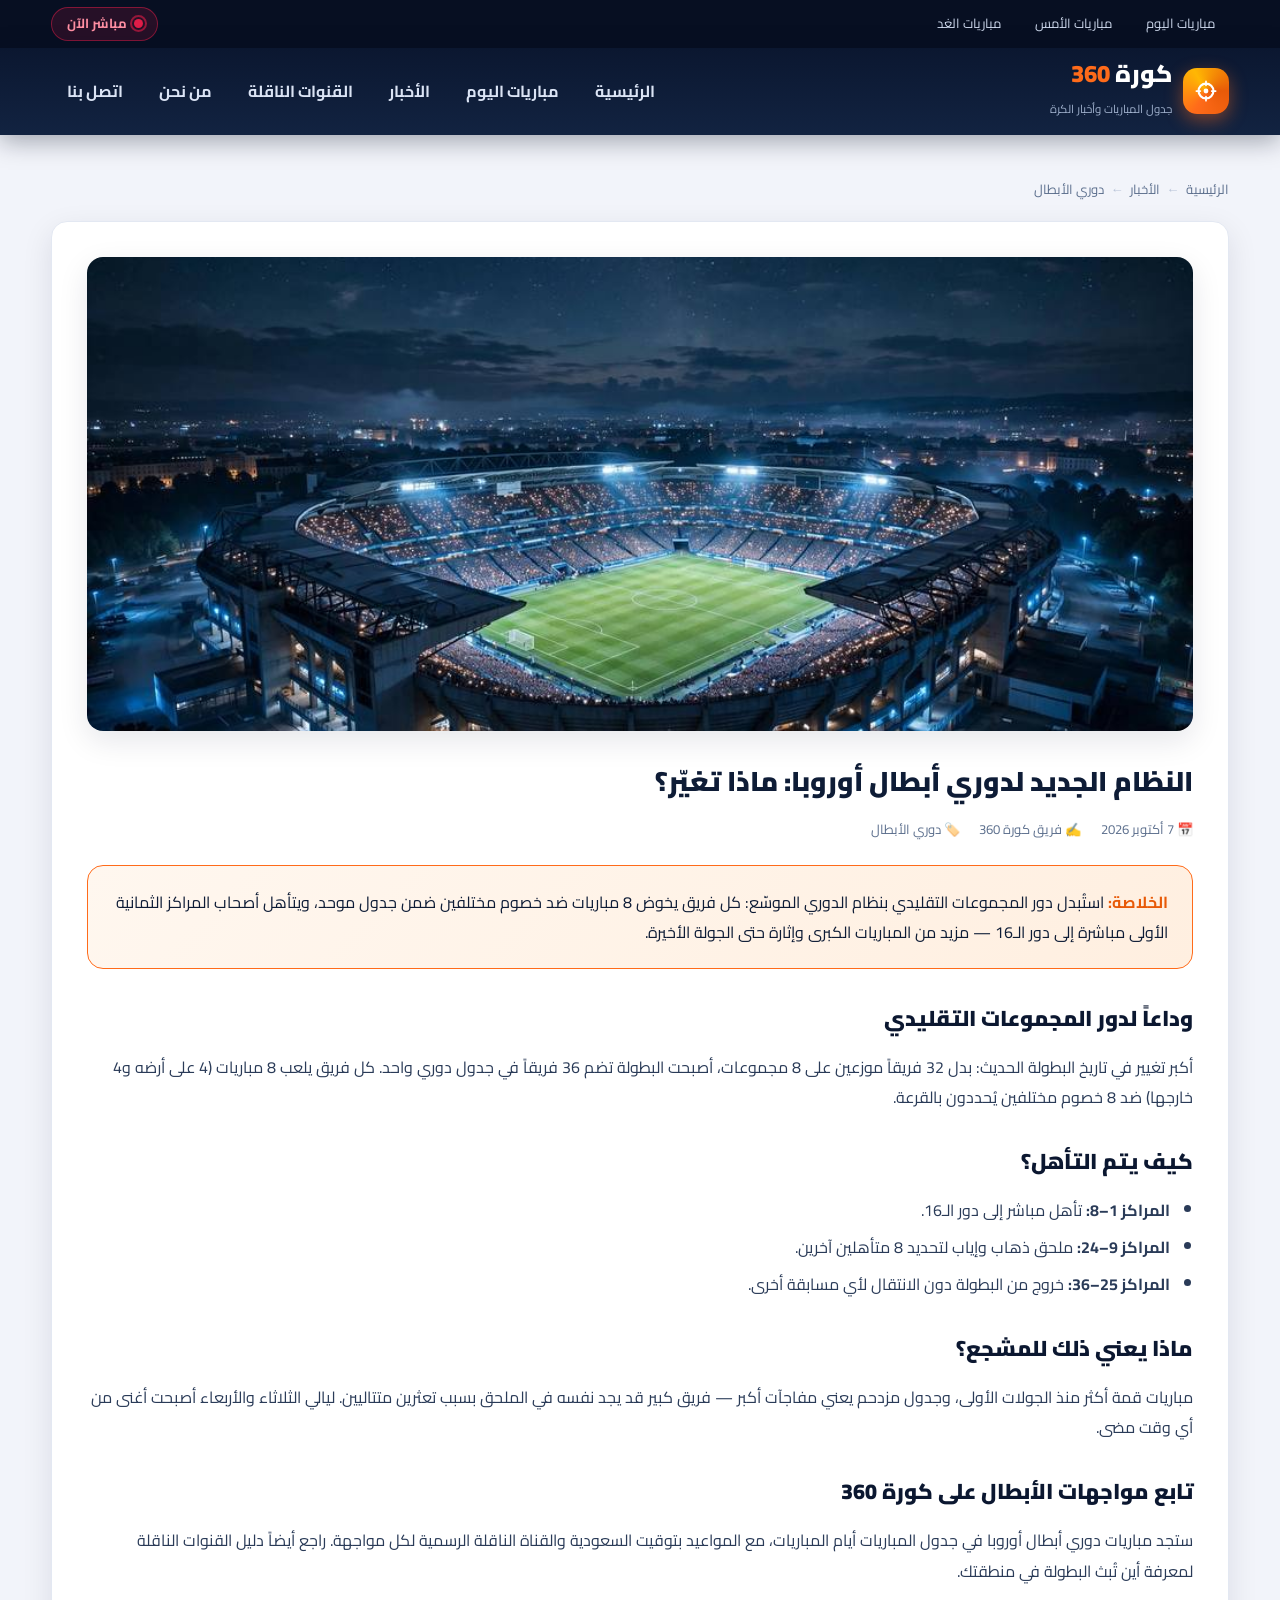
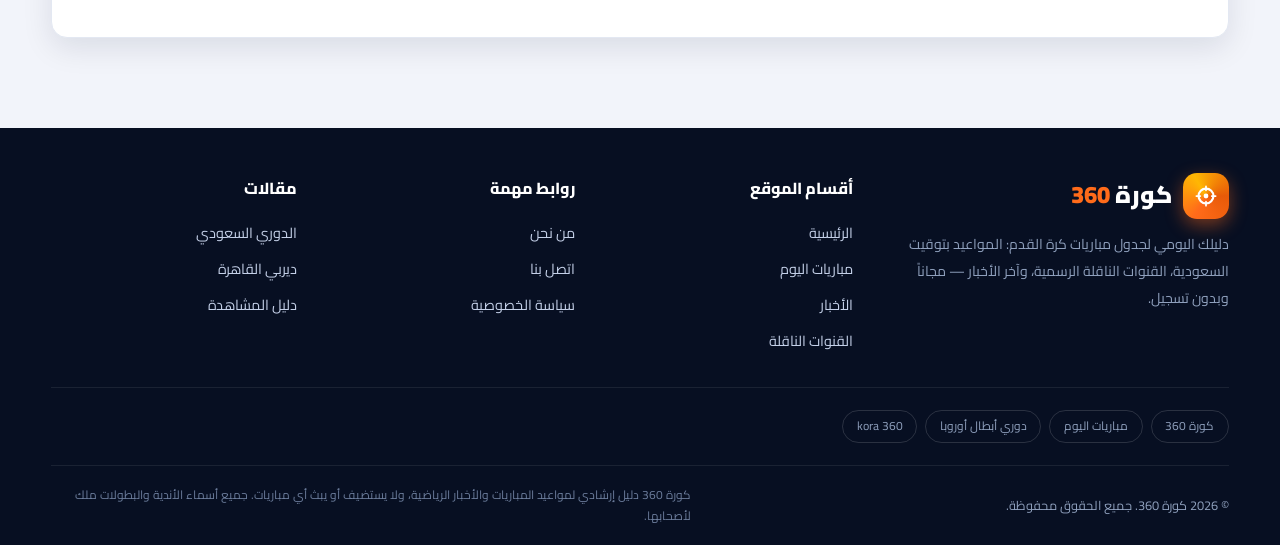
<file: article-champions-league.html>
<!DOCTYPE html>
<html lang="ar" dir="rtl">
<head>
  <meta charset="UTF-8">
  <meta name="viewport" content="width=device-width, initial-scale=1.0">
  <title>النظام الجديد لدوري أبطال أوروبا: ماذا تغيّر؟ — كورة 360</title>
  <meta name="description" content="شرح مبسط للنظام الجديد لدوري أبطال أوروبا: الصيغة الموسعة، عدد المباريات، وكيف تتابع مواجهات الأبطال على كورة 360 أولاً بأول.">
  <link rel="canonical" href="https://kora360.vercel.app/article-champions-league.html">
  <meta name="robots" content="index, follow">
  <meta property="og:type" content="article">
  <meta property="og:locale" content="ar_SA">
  <meta property="og:site_name" content="كورة 360">
  <meta property="og:title" content="النظام الجديد لدوري أبطال أوروبا: ماذا تغيّر؟">
  <meta property="og:description" content="شرح مبسط للصيغة الموسعة وعدد المباريات وكيف تتابع مواجهات الأبطال.">
  <meta property="og:url" content="https://kora360.vercel.app/article-champions-league.html">
  <meta property="og:image" content="https://kora360.vercel.app/assets/img/news-ucl.jpg">
  <meta property="article:published_time" content="2026-10-07T12:00:00+03:00">
  <meta name="twitter:card" content="summary_large_image">
  <link rel="icon" type="image/svg+xml" href="data:image/svg+xml,%3Csvg xmlns='http://www.w3.org/2000/svg' viewBox='0 0 64 64'%3E%3Crect width='64' height='64' rx='14' fill='%23ff6b1a'/%3E%3Ccircle cx='32' cy='32' r='16' fill='none' stroke='white' stroke-width='5'/%3E%3Ccircle cx='32' cy='32' r='5' fill='white'/%3E%3C/svg%3E">
  <link rel="preconnect" href="https://fonts.googleapis.com">
  <link rel="preconnect" href="https://fonts.gstatic.com" crossorigin>
  <link href="https://fonts.googleapis.com/css2?family=Cairo:wght@400;600;700;800;900&display=swap" rel="stylesheet">
  <link rel="stylesheet" href="assets/css/style.css">
  <script type="application/ld+json">
  {
    "@context": "https://schema.org",
    "@graph": [
      {
        "@type": "NewsArticle",
        "@id": "https://kora360.vercel.app/article-champions-league.html#article",
        "headline": "النظام الجديد لدوري أبطال أوروبا: ماذا تغيّر؟",
        "image": "https://kora360.vercel.app/assets/img/news-ucl.jpg",
        "datePublished": "2026-10-07T12:00:00+03:00",
        "dateModified": "2026-10-07T12:00:00+03:00",
        "author": { "@type": "Organization", "name": "كورة 360" },
        "publisher": {
          "@type": "Organization",
          "name": "كورة 360",
          "logo": { "@type": "ImageObject", "url": "https://kora360.vercel.app/assets/img/og-cover.jpg" }
        },
        "description": "شرح مبسط للنظام الجديد لدوري أبطال أوروبا وعدد المباريات.",
        "inLanguage": "ar",
        "mainEntityOfPage": "https://kora360.vercel.app/article-champions-league.html"
      },
      {
        "@type": "BreadcrumbList",
        "itemListElement": [
          { "@type": "ListItem", "position": 1, "name": "الرئيسية", "item": "https://kora360.vercel.app/" },
          { "@type": "ListItem", "position": 2, "name": "الأخبار", "item": "https://kora360.vercel.app/news.html" },
          { "@type": "ListItem", "position": 3, "name": "النظام الجديد لدوري أبطال أوروبا: ماذا تغيّر؟", "item": "https://kora360.vercel.app/article-champions-league.html" }
        ]
      }
    ]
  }
  </script>
</head>
<body>

  <div class="topbar">
    <div class="container">
      <nav aria-label="روابط سريعة">
        <a href="matches.html">مباريات اليوم</a>
        <a href="matches.html">مباريات الأمس</a>
        <a href="matches.html">مباريات الغد</a>
      </nav>
      <span class="live-pill"><span class="live-dot" aria-hidden="true"></span>مباشر الآن</span>
    </div>
  </div>

  <header class="site-header">
    <div class="container header-inner">
      <a class="brand" href="index.html" aria-label="كورة 360 — الرئيسية">
        <span class="brand-mark" aria-hidden="true">
          <svg viewBox="0 0 64 64" fill="none"><circle cx="32" cy="32" r="17" stroke="#fff" stroke-width="5"/><circle cx="32" cy="32" r="5.5" fill="#fff"/><path d="M32 10v9M32 45v9M10 32h9M45 32h9" stroke="#fff" stroke-width="4" stroke-linecap="round"/></svg>
        </span>
        <span>
          <span class="brand-name">كورة <span class="n360">360</span></span><br>
          <span class="brand-tag">جدول المباريات وأخبار الكرة</span>
        </span>
      </a>
      <button class="nav-toggle" aria-expanded="false" aria-controls="mainNav" aria-label="فتح القائمة">☰</button>
      <nav class="main-nav" id="mainNav" aria-label="التنقل الرئيسي">
        <a href="index.html">الرئيسية</a>
        <a href="matches.html">مباريات اليوم</a>
        <a href="news.html">الأخبار</a>
        <a href="channels.html">القنوات الناقلة</a>
        <a href="about.html">من نحن</a>
        <a href="contact.html">اتصل بنا</a>
      </nav>
    </div>
  </header>

  <main>
    <div class="container">
      <section class="section">
        <nav class="breadcrumbs" aria-label="مسار التنقل"><a href="index.html">الرئيسية</a><span class="sep">←</span><a href="news.html">الأخبار</a><span class="sep">←</span><span>دوري الأبطال</span></nav>
        <article class="prose">
          <div class="article-hero">
            <img src="assets/img/news-ucl.jpg" alt="ملعب أوروبي ليلاً تحت سماء مرصعة بالنجوم" width="1120" height="480" fetchpriority="high">
          </div>
          <h1 style="font-size:1.7rem;font-weight:900;margin-bottom:.6rem">النظام الجديد لدوري أبطال أوروبا: ماذا تغيّر؟</h1>
          <div class="article-meta">
            <span>📅 7 أكتوبر 2026</span>
            <span>✍️ فريق كورة 360</span>
            <span>🏷️ دوري الأبطال</span>
          </div>

          <div class="answer-box">
            <strong>الخلاصة:</strong> استُبدل دور المجموعات التقليدي بنظام الدوري الموسّع: كل فريق يخوض 8 مباريات ضد خصوم مختلفين ضمن جدول موحد، ويتأهل أصحاب المراكز الثمانية الأولى مباشرة إلى دور الـ16 — مزيد من المباريات الكبرى وإثارة حتى الجولة الأخيرة.
          </div>

          <h2>وداعاً لدور المجموعات التقليدي</h2>
          <p>أكبر تغيير في تاريخ البطولة الحديث: بدل 32 فريقاً موزعين على 8 مجموعات، أصبحت البطولة تضم 36 فريقاً في جدول دوري واحد. كل فريق يلعب 8 مباريات (4 على أرضه و4 خارجها) ضد 8 خصوم مختلفين يُحددون بالقرعة.</p>

          <h2>كيف يتم التأهل؟</h2>
          <ul>
            <li><strong>المراكز 1–8:</strong> تأهل مباشر إلى دور الـ16.</li>
            <li><strong>المراكز 9–24:</strong> ملحق ذهاب وإياب لتحديد 8 متأهلين آخرين.</li>
            <li><strong>المراكز 25–36:</strong> خروج من البطولة دون الانتقال لأي مسابقة أخرى.</li>
          </ul>

          <h2>ماذا يعني ذلك للمشجع؟</h2>
          <p>مباريات قمة أكثر منذ الجولات الأولى، وجدول مزدحم يعني مفاجآت أكبر — فريق كبير قد يجد نفسه في الملحق بسبب تعثرين متتاليين. ليالي الثلاثاء والأربعاء أصبحت أغنى من أي وقت مضى.</p>

          <h2>تابع مواجهات الأبطال على كورة 360</h2>
          <p>ستجد مباريات دوري أبطال أوروبا في <a href="matches.html">جدول المباريات</a> أيام المباريات، مع المواعيد بتوقيت السعودية والقناة الناقلة الرسمية لكل مواجهة. راجع أيضاً <a href="channels.html">دليل القنوات الناقلة</a> لمعرفة أين تُبث البطولة في منطقتك.</p>
        </article>
      </section>
    </div>
  </main>

  <footer class="site-footer">
    <div class="container">
      <div class="footer-grid">
        <div class="footer-brand">
          <a class="brand" href="index.html">
            <span class="brand-mark" aria-hidden="true">
              <svg viewBox="0 0 64 64" fill="none"><circle cx="32" cy="32" r="17" stroke="#fff" stroke-width="5"/><circle cx="32" cy="32" r="5.5" fill="#fff"/><path d="M32 10v9M32 45v9M10 32h9M45 32h9" stroke="#fff" stroke-width="4" stroke-linecap="round"/></svg>
            </span>
            <span class="brand-name" style="color:#fff">كورة <span class="n360">360</span></span>
          </a>
          <p>دليلك اليومي لجدول مباريات كرة القدم: المواعيد بتوقيت السعودية، القنوات الناقلة الرسمية، وآخر الأخبار — مجاناً وبدون تسجيل.</p>
        </div>
        <div class="footer-col">
          <h4>أقسام الموقع</h4>
          <ul>
            <li><a href="index.html">الرئيسية</a></li>
            <li><a href="matches.html">مباريات اليوم</a></li>
            <li><a href="news.html">الأخبار</a></li>
            <li><a href="channels.html">القنوات الناقلة</a></li>
          </ul>
        </div>
        <div class="footer-col">
          <h4>روابط مهمة</h4>
          <ul>
            <li><a href="about.html">من نحن</a></li>
            <li><a href="contact.html">اتصل بنا</a></li>
            <li><a href="privacy.html">سياسة الخصوصية</a></li>
          </ul>
        </div>
        <div class="footer-col">
          <h4>مقالات</h4>
          <ul>
            <li><a href="article-saudi-pro-league.html">الدوري السعودي</a></li>
            <li><a href="article-cairo-derby.html">ديربي القاهرة</a></li>
            <li><a href="article-how-to-watch.html">دليل المشاهدة</a></li>
          </ul>
        </div>
      </div>
      <nav class="keyword-pills" aria-label="كلمات مفتاحية">
        <a href="index.html">كورة 360</a>
        <a href="matches.html">مباريات اليوم</a>
        <a href="article-champions-league.html">دوري أبطال أوروبا</a>
        <a href="index.html">kora 360</a>
      </nav>
      <div class="copyright">
        <span>© <span data-year>2026</span> كورة 360. جميع الحقوق محفوظة.</span>
        <span class="legal-note">كورة 360 دليل إرشادي لمواعيد المباريات والأخبار الرياضية، ولا يستضيف أو يبث أي مباريات. جميع أسماء الأندية والبطولات ملك لأصحابها.</span>
      </div>
    </div>
  </footer>

  <button class="back-top" id="backTop" aria-label="العودة إلى الأعلى">↑</button>

  <script src="assets/js/main.js"></script>
</body>
</html>
</file>
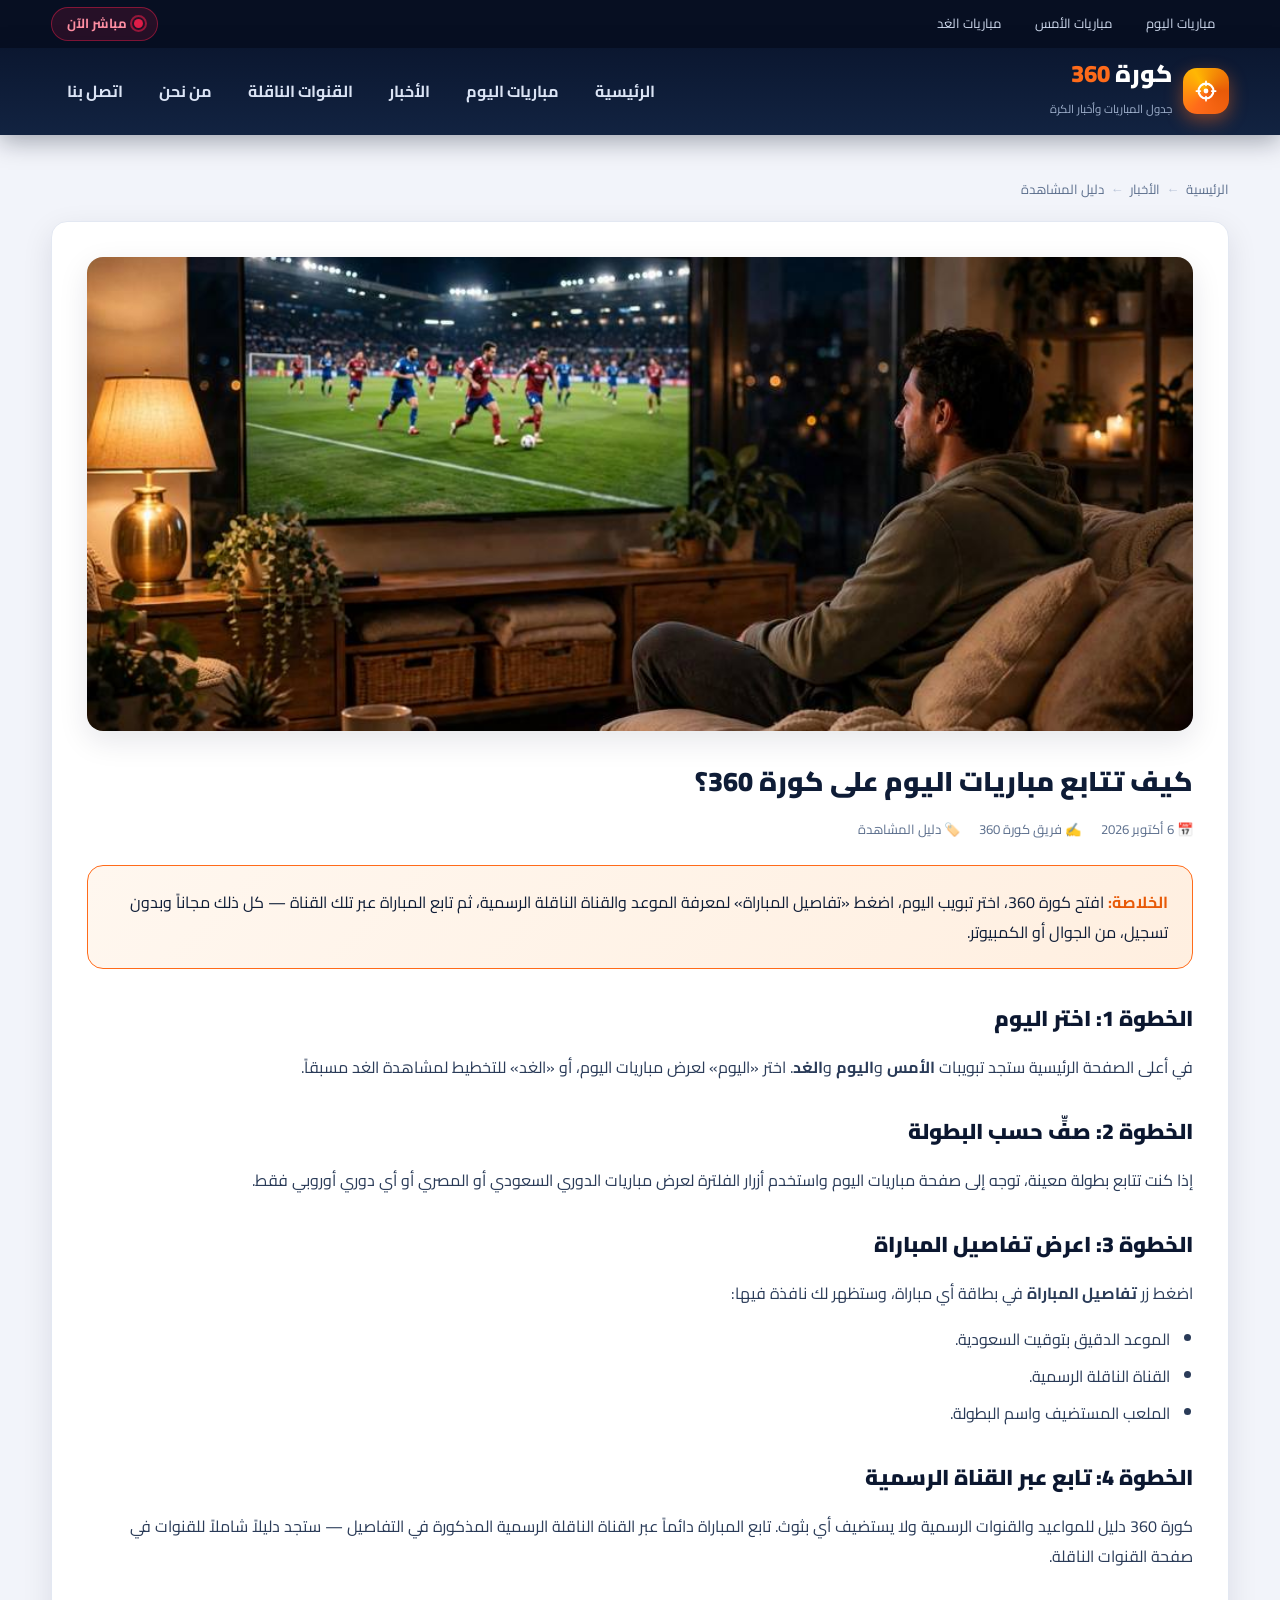
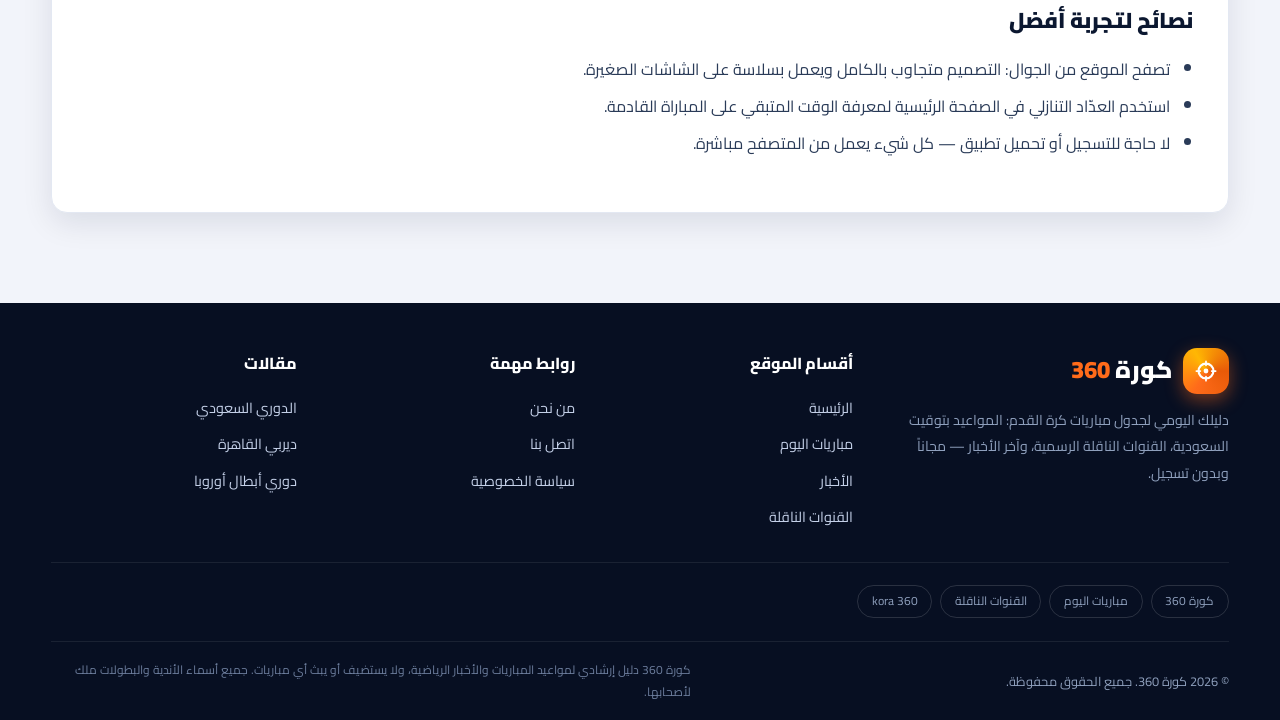
<file: article-how-to-watch.html>
<!DOCTYPE html>
<html lang="ar" dir="rtl">
<head>
  <meta charset="UTF-8">
  <meta name="viewport" content="width=device-width, initial-scale=1.0">
  <title>كيف تتابع مباريات اليوم على كورة 360؟ دليل المشاهدة — كورة 360</title>
  <meta name="description" content="دليل استخدام كورة 360: كيف تجد مباراة اليوم، تعرف موعدها والقناة الناقلة، وتتابعها من الجوال أو الكمبيوتر — خطوات بسيطة بدون تسجيل.">
  <link rel="canonical" href="https://kora360.vercel.app/article-how-to-watch.html">
  <meta name="robots" content="index, follow">
  <meta property="og:type" content="article">
  <meta property="og:locale" content="ar_SA">
  <meta property="og:site_name" content="كورة 360">
  <meta property="og:title" content="كيف تتابع مباريات اليوم على كورة 360؟">
  <meta property="og:description" content="خطوات بسيطة لاختيار المباراة من الجدول ومعرفة القناة الناقلة.">
  <meta property="og:url" content="https://kora360.vercel.app/article-how-to-watch.html">
  <meta property="og:image" content="https://kora360.vercel.app/assets/img/news-watch.jpg">
  <meta property="article:published_time" content="2026-10-06T12:00:00+03:00">
  <meta name="twitter:card" content="summary_large_image">
  <link rel="icon" type="image/svg+xml" href="data:image/svg+xml,%3Csvg xmlns='http://www.w3.org/2000/svg' viewBox='0 0 64 64'%3E%3Crect width='64' height='64' rx='14' fill='%23ff6b1a'/%3E%3Ccircle cx='32' cy='32' r='16' fill='none' stroke='white' stroke-width='5'/%3E%3Ccircle cx='32' cy='32' r='5' fill='white'/%3E%3C/svg%3E">
  <link rel="preconnect" href="https://fonts.googleapis.com">
  <link rel="preconnect" href="https://fonts.gstatic.com" crossorigin>
  <link href="https://fonts.googleapis.com/css2?family=Cairo:wght@400;600;700;800;900&display=swap" rel="stylesheet">
  <link rel="stylesheet" href="assets/css/style.css">
  <script type="application/ld+json">
  {
    "@context": "https://schema.org",
    "@graph": [
      {
        "@type": "NewsArticle",
        "@id": "https://kora360.vercel.app/article-how-to-watch.html#article",
        "headline": "كيف تتابع مباريات اليوم على كورة 360؟",
        "image": "https://kora360.vercel.app/assets/img/news-watch.jpg",
        "datePublished": "2026-10-06T12:00:00+03:00",
        "dateModified": "2026-10-06T12:00:00+03:00",
        "author": { "@type": "Organization", "name": "كورة 360" },
        "publisher": {
          "@type": "Organization",
          "name": "كورة 360",
          "logo": { "@type": "ImageObject", "url": "https://kora360.vercel.app/assets/img/og-cover.jpg" }
        },
        "description": "دليل استخدام كورة 360 لمتابعة مباريات اليوم.",
        "inLanguage": "ar",
        "mainEntityOfPage": "https://kora360.vercel.app/article-how-to-watch.html"
      },
      {
        "@type": "BreadcrumbList",
        "itemListElement": [
          { "@type": "ListItem", "position": 1, "name": "الرئيسية", "item": "https://kora360.vercel.app/" },
          { "@type": "ListItem", "position": 2, "name": "الأخبار", "item": "https://kora360.vercel.app/news.html" },
          { "@type": "ListItem", "position": 3, "name": "كيف تتابع مباريات اليوم على كورة 360؟", "item": "https://kora360.vercel.app/article-how-to-watch.html" }
        ]
      },
      {
        "@type": "HowTo",
        "name": "كيف تتابع مباريات اليوم على كورة 360؟",
        "inLanguage": "ar",
        "step": [
          { "@type": "HowToStep", "name": "اختر تبويب اليوم", "text": "من الصفحة الرئيسية اختر تبويب اليوم لعرض مباريات اليوم." },
          { "@type": "HowToStep", "name": "صفِّ حسب البطولة", "text": "استخدم صفحة مباريات اليوم للفلترة حسب البطولة المفضلة." },
          { "@type": "HowToStep", "name": "اعرض تفاصيل المباراة", "text": "اضغط تفاصيل المباراة لعرض الموعد والقناة الناقلة والملعب." },
          { "@type": "HowToStep", "name": "تابع عبر القناة الرسمية", "text": "شاهد المباراة عبر القناة الناقلة الرسمية المذكورة في التفاصيل." }
        ]
      }
    ]
  }
  </script>
</head>
<body>

  <div class="topbar">
    <div class="container">
      <nav aria-label="روابط سريعة">
        <a href="matches.html">مباريات اليوم</a>
        <a href="matches.html">مباريات الأمس</a>
        <a href="matches.html">مباريات الغد</a>
      </nav>
      <span class="live-pill"><span class="live-dot" aria-hidden="true"></span>مباشر الآن</span>
    </div>
  </div>

  <header class="site-header">
    <div class="container header-inner">
      <a class="brand" href="index.html" aria-label="كورة 360 — الرئيسية">
        <span class="brand-mark" aria-hidden="true">
          <svg viewBox="0 0 64 64" fill="none"><circle cx="32" cy="32" r="17" stroke="#fff" stroke-width="5"/><circle cx="32" cy="32" r="5.5" fill="#fff"/><path d="M32 10v9M32 45v9M10 32h9M45 32h9" stroke="#fff" stroke-width="4" stroke-linecap="round"/></svg>
        </span>
        <span>
          <span class="brand-name">كورة <span class="n360">360</span></span><br>
          <span class="brand-tag">جدول المباريات وأخبار الكرة</span>
        </span>
      </a>
      <button class="nav-toggle" aria-expanded="false" aria-controls="mainNav" aria-label="فتح القائمة">☰</button>
      <nav class="main-nav" id="mainNav" aria-label="التنقل الرئيسي">
        <a href="index.html">الرئيسية</a>
        <a href="matches.html">مباريات اليوم</a>
        <a href="news.html">الأخبار</a>
        <a href="channels.html">القنوات الناقلة</a>
        <a href="about.html">من نحن</a>
        <a href="contact.html">اتصل بنا</a>
      </nav>
    </div>
  </header>

  <main>
    <div class="container">
      <section class="section">
        <nav class="breadcrumbs" aria-label="مسار التنقل"><a href="index.html">الرئيسية</a><span class="sep">←</span><a href="news.html">الأخبار</a><span class="sep">←</span><span>دليل المشاهدة</span></nav>
        <article class="prose">
          <div class="article-hero">
            <img src="assets/img/news-watch.jpg" alt="مشجع يتابع مباراة كرة قدم على شاشة التلفاز في غرفة معيشة ليلاً" width="1120" height="480" fetchpriority="high">
          </div>
          <h1 style="font-size:1.7rem;font-weight:900;margin-bottom:.6rem">كيف تتابع مباريات اليوم على كورة 360؟</h1>
          <div class="article-meta">
            <span>📅 6 أكتوبر 2026</span>
            <span>✍️ فريق كورة 360</span>
            <span>🏷️ دليل المشاهدة</span>
          </div>

          <div class="answer-box">
            <strong>الخلاصة:</strong> افتح كورة 360، اختر تبويب اليوم، اضغط «تفاصيل المباراة» لمعرفة الموعد والقناة الناقلة الرسمية، ثم تابع المباراة عبر تلك القناة — كل ذلك مجاناً وبدون تسجيل، من الجوال أو الكمبيوتر.
          </div>

          <h2>الخطوة 1: اختر اليوم</h2>
          <p>في أعلى الصفحة الرئيسية ستجد تبويبات <strong>الأمس</strong> و<strong>اليوم</strong> و<strong>الغد</strong>. اختر «اليوم» لعرض مباريات اليوم، أو «الغد» للتخطيط لمشاهدة الغد مسبقاً.</p>

          <h2>الخطوة 2: صفِّ حسب البطولة</h2>
          <p>إذا كنت تتابع بطولة معينة، توجه إلى صفحة <a href="matches.html">مباريات اليوم</a> واستخدم أزرار الفلترة لعرض مباريات الدوري السعودي أو المصري أو أي دوري أوروبي فقط.</p>

          <h2>الخطوة 3: اعرض تفاصيل المباراة</h2>
          <p>اضغط زر <strong>تفاصيل المباراة</strong> في بطاقة أي مباراة، وستظهر لك نافذة فيها:</p>
          <ul>
            <li>الموعد الدقيق بتوقيت السعودية.</li>
            <li>القناة الناقلة الرسمية.</li>
            <li>الملعب المستضيف واسم البطولة.</li>
          </ul>

          <h2>الخطوة 4: تابع عبر القناة الرسمية</h2>
          <p>كورة 360 دليل للمواعيد والقنوات الرسمية ولا يستضيف أي بثوث. تابع المباراة دائماً عبر القناة الناقلة الرسمية المذكورة في التفاصيل — ستجد دليلاً شاملاً للقنوات في صفحة <a href="channels.html">القنوات الناقلة</a>.</p>

          <h2>نصائح لتجربة أفضل</h2>
          <ul>
            <li>تصفح الموقع من الجوال: التصميم متجاوب بالكامل ويعمل بسلاسة على الشاشات الصغيرة.</li>
            <li>استخدم العدّاد التنازلي في الصفحة الرئيسية لمعرفة الوقت المتبقي على المباراة القادمة.</li>
            <li>لا حاجة للتسجيل أو تحميل تطبيق — كل شيء يعمل من المتصفح مباشرة.</li>
          </ul>
        </article>
      </section>
    </div>
  </main>

  <footer class="site-footer">
    <div class="container">
      <div class="footer-grid">
        <div class="footer-brand">
          <a class="brand" href="index.html">
            <span class="brand-mark" aria-hidden="true">
              <svg viewBox="0 0 64 64" fill="none"><circle cx="32" cy="32" r="17" stroke="#fff" stroke-width="5"/><circle cx="32" cy="32" r="5.5" fill="#fff"/><path d="M32 10v9M32 45v9M10 32h9M45 32h9" stroke="#fff" stroke-width="4" stroke-linecap="round"/></svg>
            </span>
            <span class="brand-name" style="color:#fff">كورة <span class="n360">360</span></span>
          </a>
          <p>دليلك اليومي لجدول مباريات كرة القدم: المواعيد بتوقيت السعودية، القنوات الناقلة الرسمية، وآخر الأخبار — مجاناً وبدون تسجيل.</p>
        </div>
        <div class="footer-col">
          <h4>أقسام الموقع</h4>
          <ul>
            <li><a href="index.html">الرئيسية</a></li>
            <li><a href="matches.html">مباريات اليوم</a></li>
            <li><a href="news.html">الأخبار</a></li>
            <li><a href="channels.html">القنوات الناقلة</a></li>
          </ul>
        </div>
        <div class="footer-col">
          <h4>روابط مهمة</h4>
          <ul>
            <li><a href="about.html">من نحن</a></li>
            <li><a href="contact.html">اتصل بنا</a></li>
            <li><a href="privacy.html">سياسة الخصوصية</a></li>
          </ul>
        </div>
        <div class="footer-col">
          <h4>مقالات</h4>
          <ul>
            <li><a href="article-saudi-pro-league.html">الدوري السعودي</a></li>
            <li><a href="article-cairo-derby.html">ديربي القاهرة</a></li>
            <li><a href="article-champions-league.html">دوري أبطال أوروبا</a></li>
          </ul>
        </div>
      </div>
      <nav class="keyword-pills" aria-label="كلمات مفتاحية">
        <a href="index.html">كورة 360</a>
        <a href="matches.html">مباريات اليوم</a>
        <a href="channels.html">القنوات الناقلة</a>
        <a href="index.html">kora 360</a>
      </nav>
      <div class="copyright">
        <span>© <span data-year>2026</span> كورة 360. جميع الحقوق محفوظة.</span>
        <span class="legal-note">كورة 360 دليل إرشادي لمواعيد المباريات والأخبار الرياضية، ولا يستضيف أو يبث أي مباريات. جميع أسماء الأندية والبطولات ملك لأصحابها.</span>
      </div>
    </div>
  </footer>

  <button class="back-top" id="backTop" aria-label="العودة إلى الأعلى">↑</button>

  <script src="assets/js/main.js"></script>
</body>
</html>
</file>
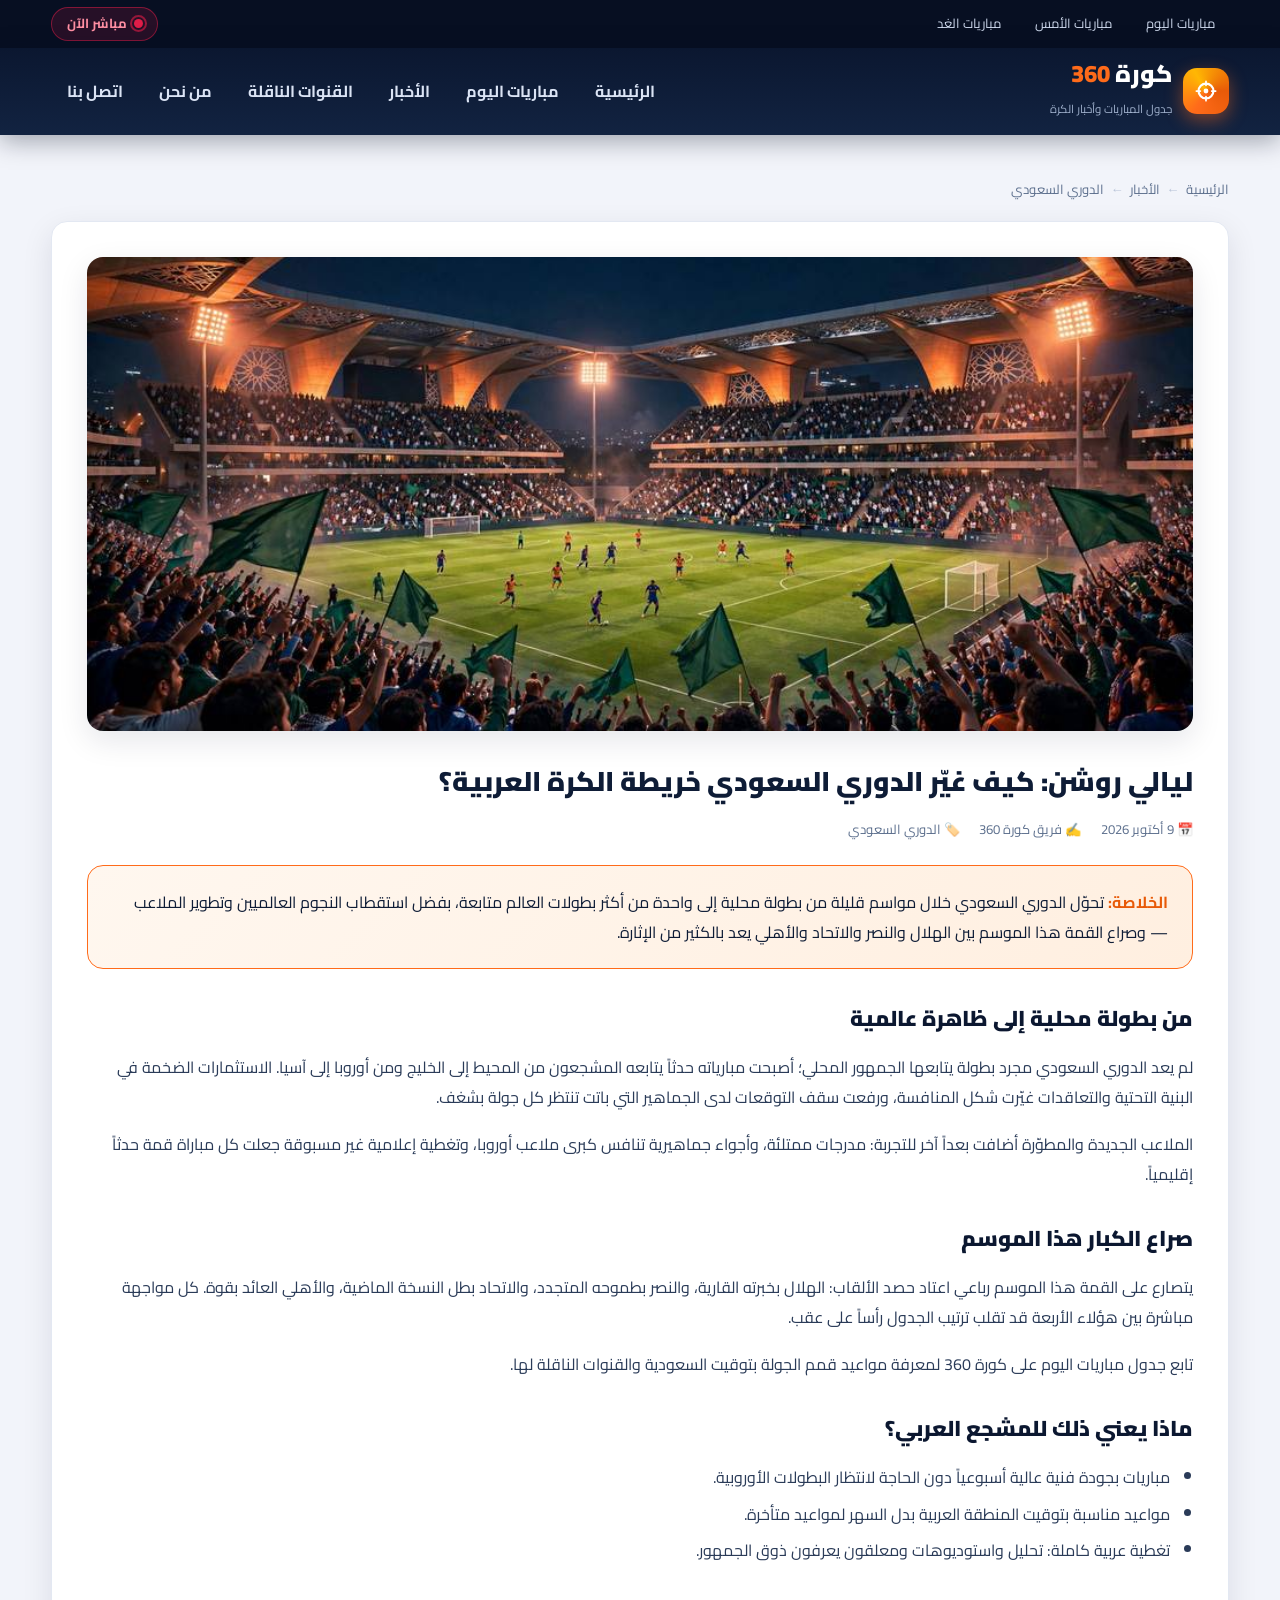
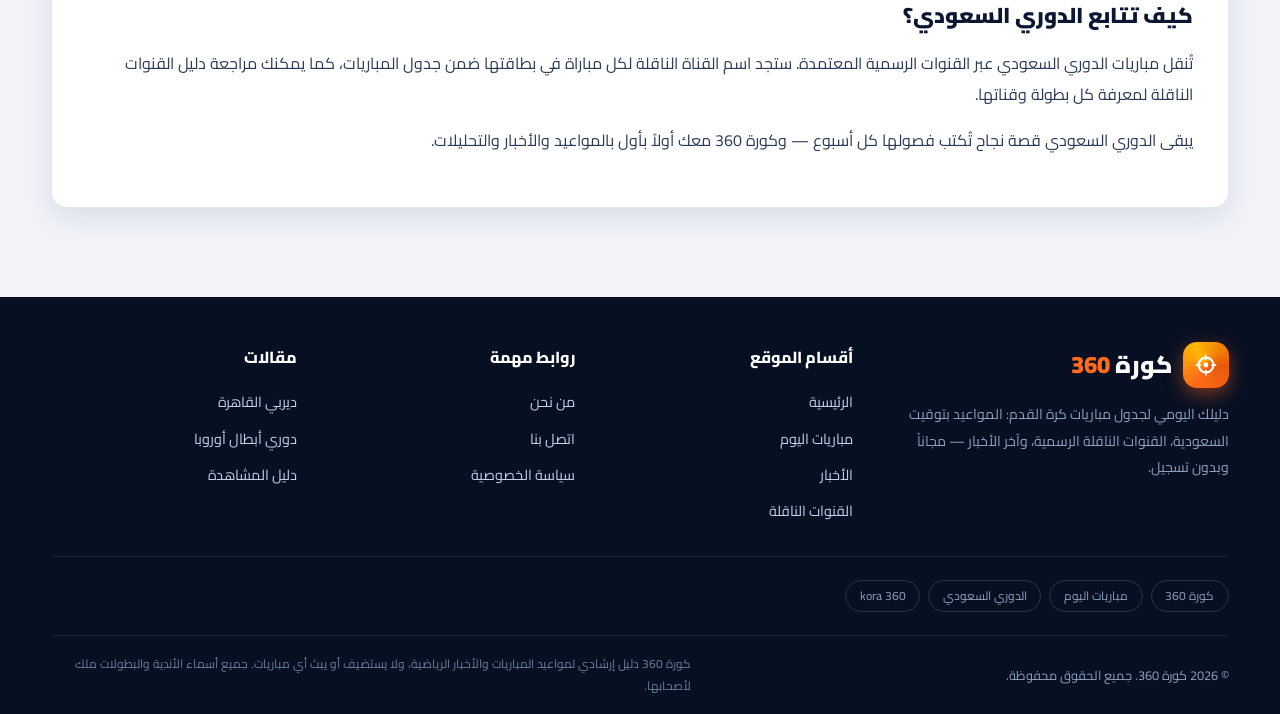
<file: article-saudi-pro-league.html>
<!DOCTYPE html>
<html lang="ar" dir="rtl">
<head>
  <meta charset="UTF-8">
  <meta name="viewport" content="width=device-width, initial-scale=1.0">
  <title>ليالي روشن: كيف غيّر الدوري السعودي خريطة الكرة العربية؟ — كورة 360</title>
  <meta name="description" content="قراءة في الدوري السعودي هذا الموسم: النجوم العالميون، الملاعب الجديدة، وصراع الهلال والنصر والاتحاد والأهلي على قمة جدول الدوري السعودي — على كورة 360.">
  <link rel="canonical" href="https://kora360.vercel.app/article-saudi-pro-league.html">
  <meta name="robots" content="index, follow">
  <meta property="og:type" content="article">
  <meta property="og:locale" content="ar_SA">
  <meta property="og:site_name" content="كورة 360">
  <meta property="og:title" content="ليالي روشن: كيف غيّر الدوري السعودي خريطة الكرة العربية؟">
  <meta property="og:description" content="قراءة في الموسم الجديد: النجوم، الملاعب، وصراع القمة بين الكبار.">
  <meta property="og:url" content="https://kora360.vercel.app/article-saudi-pro-league.html">
  <meta property="og:image" content="https://kora360.vercel.app/assets/img/news-saudi.jpg">
  <meta property="article:published_time" content="2026-10-09T12:00:00+03:00">
  <meta name="twitter:card" content="summary_large_image">
  <link rel="icon" type="image/svg+xml" href="data:image/svg+xml,%3Csvg xmlns='http://www.w3.org/2000/svg' viewBox='0 0 64 64'%3E%3Crect width='64' height='64' rx='14' fill='%23ff6b1a'/%3E%3Ccircle cx='32' cy='32' r='16' fill='none' stroke='white' stroke-width='5'/%3E%3Ccircle cx='32' cy='32' r='5' fill='white'/%3E%3C/svg%3E">
  <link rel="preconnect" href="https://fonts.googleapis.com">
  <link rel="preconnect" href="https://fonts.gstatic.com" crossorigin>
  <link href="https://fonts.googleapis.com/css2?family=Cairo:wght@400;600;700;800;900&display=swap" rel="stylesheet">
  <link rel="stylesheet" href="assets/css/style.css">
  <script type="application/ld+json">
  {
    "@context": "https://schema.org",
    "@graph": [
      {
        "@type": "NewsArticle",
        "@id": "https://kora360.vercel.app/article-saudi-pro-league.html#article",
        "headline": "ليالي روشن: كيف غيّر الدوري السعودي خريطة الكرة العربية؟",
        "image": "https://kora360.vercel.app/assets/img/news-saudi.jpg",
        "datePublished": "2026-10-09T12:00:00+03:00",
        "dateModified": "2026-10-09T12:00:00+03:00",
        "author": { "@type": "Organization", "name": "كورة 360" },
        "publisher": {
          "@type": "Organization",
          "name": "كورة 360",
          "logo": { "@type": "ImageObject", "url": "https://kora360.vercel.app/assets/img/og-cover.jpg" }
        },
        "description": "قراءة في الدوري السعودي هذا الموسم: النجوم العالميون والملاعب الجديدة وصراع الكبار على القمة.",
        "inLanguage": "ar",
        "mainEntityOfPage": "https://kora360.vercel.app/article-saudi-pro-league.html"
      },
      {
        "@type": "BreadcrumbList",
        "itemListElement": [
          { "@type": "ListItem", "position": 1, "name": "الرئيسية", "item": "https://kora360.vercel.app/" },
          { "@type": "ListItem", "position": 2, "name": "الأخبار", "item": "https://kora360.vercel.app/news.html" },
          { "@type": "ListItem", "position": 3, "name": "ليالي روشن: كيف غيّر الدوري السعودي خريطة الكرة العربية؟", "item": "https://kora360.vercel.app/article-saudi-pro-league.html" }
        ]
      }
    ]
  }
  </script>
</head>
<body>

  <div class="topbar">
    <div class="container">
      <nav aria-label="روابط سريعة">
        <a href="matches.html">مباريات اليوم</a>
        <a href="matches.html">مباريات الأمس</a>
        <a href="matches.html">مباريات الغد</a>
      </nav>
      <span class="live-pill"><span class="live-dot" aria-hidden="true"></span>مباشر الآن</span>
    </div>
  </div>

  <header class="site-header">
    <div class="container header-inner">
      <a class="brand" href="index.html" aria-label="كورة 360 — الرئيسية">
        <span class="brand-mark" aria-hidden="true">
          <svg viewBox="0 0 64 64" fill="none"><circle cx="32" cy="32" r="17" stroke="#fff" stroke-width="5"/><circle cx="32" cy="32" r="5.5" fill="#fff"/><path d="M32 10v9M32 45v9M10 32h9M45 32h9" stroke="#fff" stroke-width="4" stroke-linecap="round"/></svg>
        </span>
        <span>
          <span class="brand-name">كورة <span class="n360">360</span></span><br>
          <span class="brand-tag">جدول المباريات وأخبار الكرة</span>
        </span>
      </a>
      <button class="nav-toggle" aria-expanded="false" aria-controls="mainNav" aria-label="فتح القائمة">☰</button>
      <nav class="main-nav" id="mainNav" aria-label="التنقل الرئيسي">
        <a href="index.html">الرئيسية</a>
        <a href="matches.html">مباريات اليوم</a>
        <a href="news.html">الأخبار</a>
        <a href="channels.html">القنوات الناقلة</a>
        <a href="about.html">من نحن</a>
        <a href="contact.html">اتصل بنا</a>
      </nav>
    </div>
  </header>

  <main>
    <div class="container">
      <section class="section">
        <nav class="breadcrumbs" aria-label="مسار التنقل"><a href="index.html">الرئيسية</a><span class="sep">←</span><a href="news.html">الأخبار</a><span class="sep">←</span><span>الدوري السعودي</span></nav>
        <article class="prose">
          <div class="article-hero">
            <img src="assets/img/news-saudi.jpg" alt="ملعب سعودي مضاء ليلاً خلال مباراة في الدوري السعودي" width="1120" height="480" fetchpriority="high">
          </div>
          <h1 style="font-size:1.7rem;font-weight:900;margin-bottom:.6rem">ليالي روشن: كيف غيّر الدوري السعودي خريطة الكرة العربية؟</h1>
          <div class="article-meta">
            <span>📅 9 أكتوبر 2026</span>
            <span>✍️ فريق كورة 360</span>
            <span>🏷️ الدوري السعودي</span>
          </div>

          <div class="answer-box">
            <strong>الخلاصة:</strong> تحوّل الدوري السعودي خلال مواسم قليلة من بطولة محلية إلى واحدة من أكثر بطولات العالم متابعة، بفضل استقطاب النجوم العالميين وتطوير الملاعب — وصراع القمة هذا الموسم بين الهلال والنصر والاتحاد والأهلي يعد بالكثير من الإثارة.
          </div>

          <h2>من بطولة محلية إلى ظاهرة عالمية</h2>
          <p>لم يعد الدوري السعودي مجرد بطولة يتابعها الجمهور المحلي؛ أصبحت مبارياته حدثاً يتابعه المشجعون من المحيط إلى الخليج ومن أوروبا إلى آسيا. الاستثمارات الضخمة في البنية التحتية والتعاقدات غيّرت شكل المنافسة، ورفعت سقف التوقعات لدى الجماهير التي باتت تنتظر كل جولة بشغف.</p>
          <p>الملاعب الجديدة والمطوّرة أضافت بعداً آخر للتجربة: مدرجات ممتلئة، وأجواء جماهيرية تنافس كبرى ملاعب أوروبا، وتغطية إعلامية غير مسبوقة جعلت كل مباراة قمة حدثاً إقليمياً.</p>

          <h2>صراع الكبار هذا الموسم</h2>
          <p>يتصارع على القمة هذا الموسم رباعي اعتاد حصد الألقاب: الهلال بخبرته القارية، والنصر بطموحه المتجدد، والاتحاد بطل النسخة الماضية، والأهلي العائد بقوة. كل مواجهة مباشرة بين هؤلاء الأربعة قد تقلب ترتيب الجدول رأساً على عقب.</p>
          <p>تابع <a href="matches.html">جدول مباريات اليوم</a> على كورة 360 لمعرفة مواعيد قمم الجولة بتوقيت السعودية والقنوات الناقلة لها.</p>

          <h2>ماذا يعني ذلك للمشجع العربي؟</h2>
          <ul>
            <li>مباريات بجودة فنية عالية أسبوعياً دون الحاجة لانتظار البطولات الأوروبية.</li>
            <li>مواعيد مناسبة بتوقيت المنطقة العربية بدل السهر لمواعيد متأخرة.</li>
            <li>تغطية عربية كاملة: تحليل واستوديوهات ومعلقون يعرفون ذوق الجمهور.</li>
          </ul>

          <h2>كيف تتابع الدوري السعودي؟</h2>
          <p>تُنقل مباريات الدوري السعودي عبر القنوات الرسمية المعتمدة. ستجد اسم القناة الناقلة لكل مباراة في بطاقتها ضمن <a href="matches.html">جدول المباريات</a>، كما يمكنك مراجعة <a href="channels.html">دليل القنوات الناقلة</a> لمعرفة كل بطولة وقناتها.</p>
          <p>يبقى الدوري السعودي قصة نجاح تُكتب فصولها كل أسبوع — وكورة 360 معك أولاً بأول بالمواعيد والأخبار والتحليلات.</p>
        </article>
      </section>
    </div>
  </main>

  <footer class="site-footer">
    <div class="container">
      <div class="footer-grid">
        <div class="footer-brand">
          <a class="brand" href="index.html">
            <span class="brand-mark" aria-hidden="true">
              <svg viewBox="0 0 64 64" fill="none"><circle cx="32" cy="32" r="17" stroke="#fff" stroke-width="5"/><circle cx="32" cy="32" r="5.5" fill="#fff"/><path d="M32 10v9M32 45v9M10 32h9M45 32h9" stroke="#fff" stroke-width="4" stroke-linecap="round"/></svg>
            </span>
            <span class="brand-name" style="color:#fff">كورة <span class="n360">360</span></span>
          </a>
          <p>دليلك اليومي لجدول مباريات كرة القدم: المواعيد بتوقيت السعودية، القنوات الناقلة الرسمية، وآخر الأخبار — مجاناً وبدون تسجيل.</p>
        </div>
        <div class="footer-col">
          <h4>أقسام الموقع</h4>
          <ul>
            <li><a href="index.html">الرئيسية</a></li>
            <li><a href="matches.html">مباريات اليوم</a></li>
            <li><a href="news.html">الأخبار</a></li>
            <li><a href="channels.html">القنوات الناقلة</a></li>
          </ul>
        </div>
        <div class="footer-col">
          <h4>روابط مهمة</h4>
          <ul>
            <li><a href="about.html">من نحن</a></li>
            <li><a href="contact.html">اتصل بنا</a></li>
            <li><a href="privacy.html">سياسة الخصوصية</a></li>
          </ul>
        </div>
        <div class="footer-col">
          <h4>مقالات</h4>
          <ul>
            <li><a href="article-cairo-derby.html">ديربي القاهرة</a></li>
            <li><a href="article-champions-league.html">دوري أبطال أوروبا</a></li>
            <li><a href="article-how-to-watch.html">دليل المشاهدة</a></li>
          </ul>
        </div>
      </div>
      <nav class="keyword-pills" aria-label="كلمات مفتاحية">
        <a href="index.html">كورة 360</a>
        <a href="matches.html">مباريات اليوم</a>
        <a href="article-saudi-pro-league.html">الدوري السعودي</a>
        <a href="index.html">kora 360</a>
      </nav>
      <div class="copyright">
        <span>© <span data-year>2026</span> كورة 360. جميع الحقوق محفوظة.</span>
        <span class="legal-note">كورة 360 دليل إرشادي لمواعيد المباريات والأخبار الرياضية، ولا يستضيف أو يبث أي مباريات. جميع أسماء الأندية والبطولات ملك لأصحابها.</span>
      </div>
    </div>
  </footer>

  <button class="back-top" id="backTop" aria-label="العودة إلى الأعلى">↑</button>

  <script src="assets/js/main.js"></script>
</body>
</html>
</file>
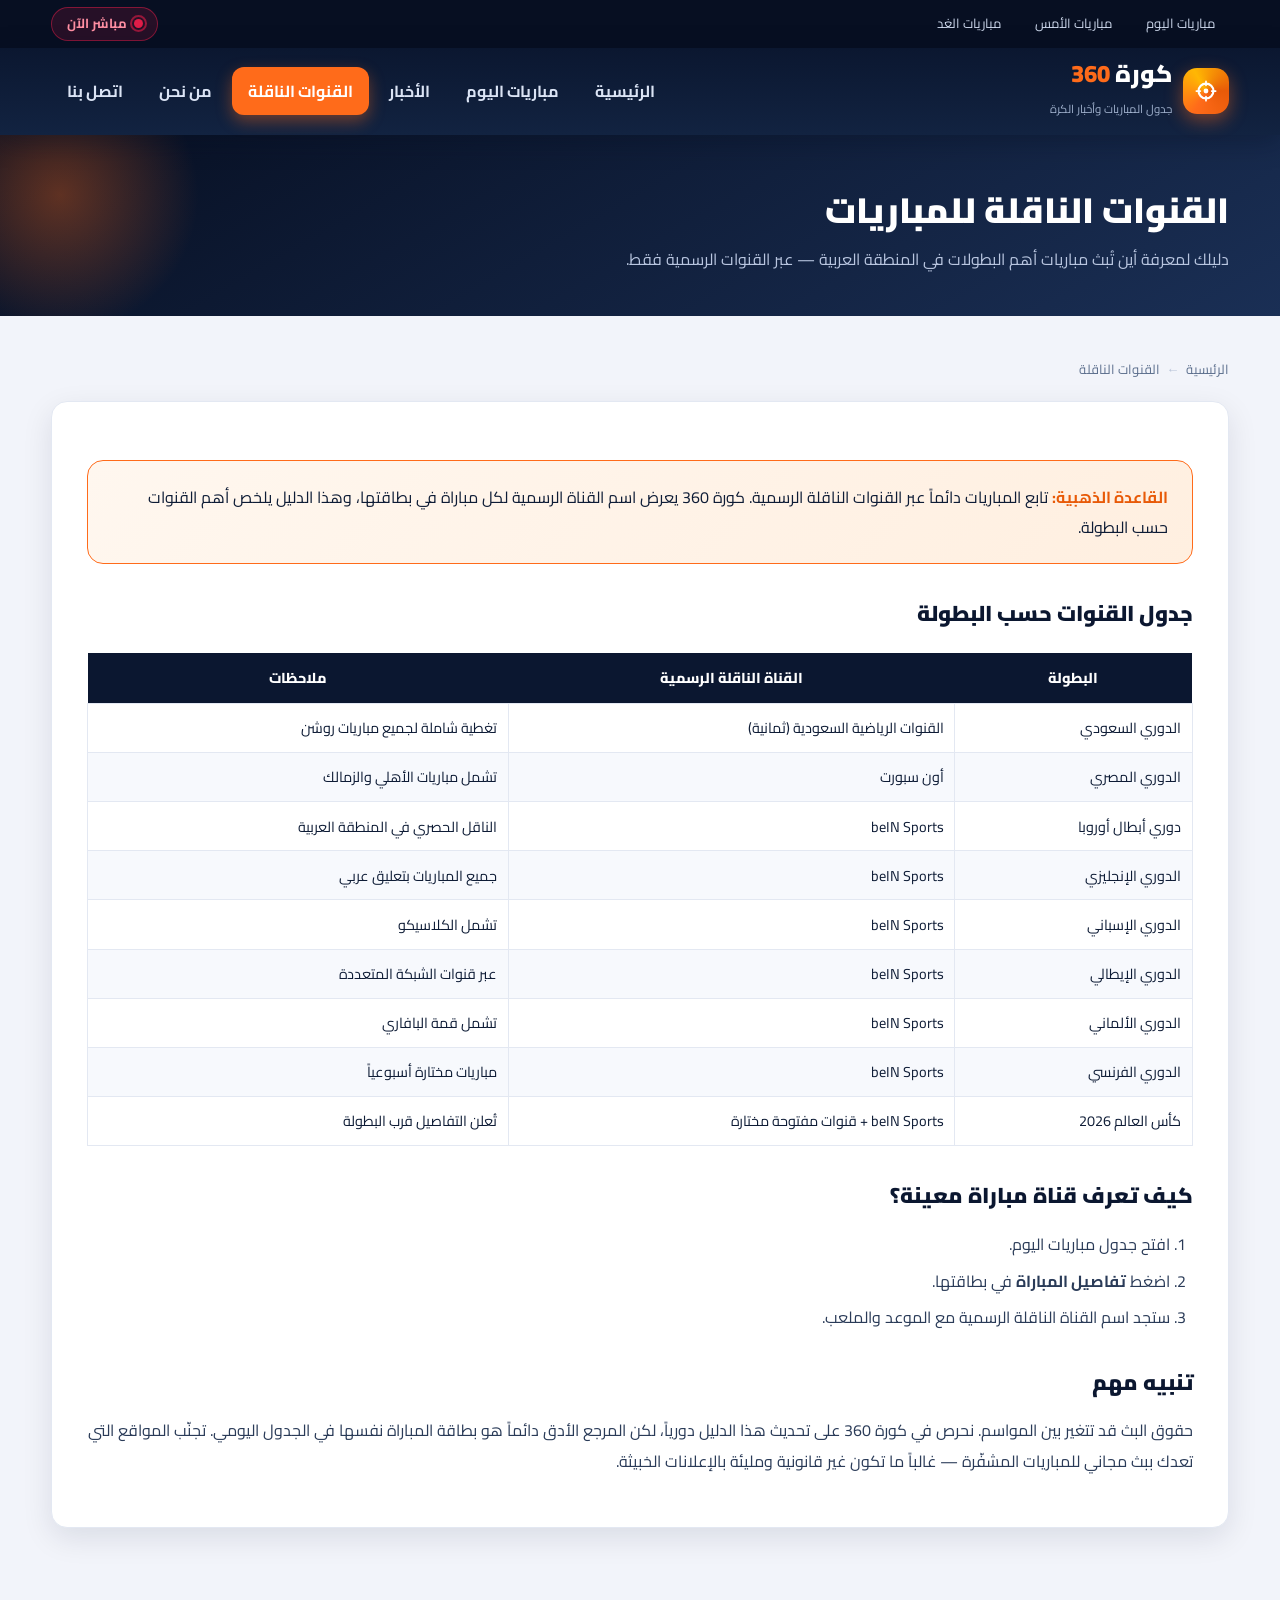
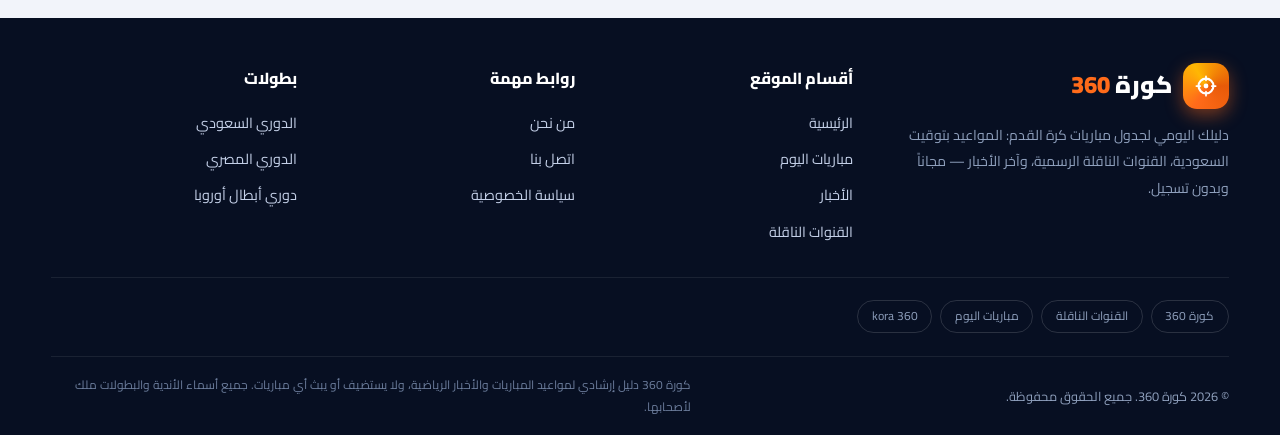
<file: channels.html>
<!DOCTYPE html>
<html lang="ar" dir="rtl">
<head>
  <meta charset="UTF-8">
  <meta name="viewport" content="width=device-width, initial-scale=1.0">
  <title>القنوات الناقلة للمباريات | دليل القنوات الرياضية — كورة 360</title>
  <meta name="description" content="دليل القنوات الناقلة الرسمية على كورة 360: أين تُبث مباريات الدوري السعودي والدوري المصري والدوريات الأوروبية ودوري أبطال أوروبا في المنطقة العربية.">
  <link rel="canonical" href="https://kora360.vercel.app/channels.html">
  <meta name="robots" content="index, follow">
  <meta property="og:type" content="website">
  <meta property="og:locale" content="ar_SA">
  <meta property="og:site_name" content="كورة 360">
  <meta property="og:title" content="القنوات الناقلة للمباريات — كورة 360">
  <meta property="og:description" content="دليل القنوات الرسمية الناقلة لأهم البطولات في المنطقة العربية.">
  <meta property="og:url" content="https://kora360.vercel.app/channels.html">
  <meta property="og:image" content="https://kora360.vercel.app/assets/img/og-cover.jpg">
  <meta name="twitter:card" content="summary_large_image">
  <link rel="icon" type="image/svg+xml" href="data:image/svg+xml,%3Csvg xmlns='http://www.w3.org/2000/svg' viewBox='0 0 64 64'%3E%3Crect width='64' height='64' rx='14' fill='%23ff6b1a'/%3E%3Ccircle cx='32' cy='32' r='16' fill='none' stroke='white' stroke-width='5'/%3E%3Ccircle cx='32' cy='32' r='5' fill='white'/%3E%3C/svg%3E">
  <link rel="preconnect" href="https://fonts.googleapis.com">
  <link rel="preconnect" href="https://fonts.gstatic.com" crossorigin>
  <link href="https://fonts.googleapis.com/css2?family=Cairo:wght@400;600;700;800;900&display=swap" rel="stylesheet">
  <link rel="stylesheet" href="assets/css/style.css">
  <script type="application/ld+json">
  {
    "@context": "https://schema.org",
    "@graph": [
      {
        "@type": "WebPage",
        "@id": "https://kora360.vercel.app/channels.html#webpage",
        "url": "https://kora360.vercel.app/channels.html",
        "name": "القنوات الناقلة للمباريات — كورة 360",
        "isPartOf": { "@id": "https://kora360.vercel.app/#website" },
        "inLanguage": "ar"
      },
      {
        "@type": "BreadcrumbList",
        "itemListElement": [
          { "@type": "ListItem", "position": 1, "name": "الرئيسية", "item": "https://kora360.vercel.app/" },
          { "@type": "ListItem", "position": 2, "name": "القنوات الناقلة", "item": "https://kora360.vercel.app/channels.html" }
        ]
      },
      {
        "@type": "FAQPage",
        "mainEntity": [
          {
            "@type": "Question",
            "name": "ما القناة الناقلة للدوري السعودي؟",
            "acceptedAnswer": { "@type": "Answer", "text": "تُنقل مباريات الدوري السعودي عبر القنوات الرياضية السعودية الرسمية (منصات ثمانية)، وتجد اسم القناة لكل مباراة في بطاقتها ضمن جدول كورة 360." }
          },
          {
            "@type": "Question",
            "name": "أين تُبث مباريات دوري أبطال أوروبا في المنطقة العربية؟",
            "acceptedAnswer": { "@type": "Answer", "text": "تُبث مباريات دوري أبطال أوروبا في المنطقة العربية عبر شبكة beIN Sports، وتظهر القناة الناقلة لكل مباراة في تفاصيلها على كورة 360." }
          }
        ]
      }
    ]
  }
  </script>
</head>
<body>

  <div class="topbar">
    <div class="container">
      <nav aria-label="روابط سريعة">
        <a href="matches.html">مباريات اليوم</a>
        <a href="matches.html">مباريات الأمس</a>
        <a href="matches.html">مباريات الغد</a>
      </nav>
      <span class="live-pill"><span class="live-dot" aria-hidden="true"></span>مباشر الآن</span>
    </div>
  </div>

  <header class="site-header">
    <div class="container header-inner">
      <a class="brand" href="index.html" aria-label="كورة 360 — الرئيسية">
        <span class="brand-mark" aria-hidden="true">
          <svg viewBox="0 0 64 64" fill="none"><circle cx="32" cy="32" r="17" stroke="#fff" stroke-width="5"/><circle cx="32" cy="32" r="5.5" fill="#fff"/><path d="M32 10v9M32 45v9M10 32h9M45 32h9" stroke="#fff" stroke-width="4" stroke-linecap="round"/></svg>
        </span>
        <span>
          <span class="brand-name">كورة <span class="n360">360</span></span><br>
          <span class="brand-tag">جدول المباريات وأخبار الكرة</span>
        </span>
      </a>
      <button class="nav-toggle" aria-expanded="false" aria-controls="mainNav" aria-label="فتح القائمة">☰</button>
      <nav class="main-nav" id="mainNav" aria-label="التنقل الرئيسي">
        <a href="index.html">الرئيسية</a>
        <a href="matches.html">مباريات اليوم</a>
        <a href="news.html">الأخبار</a>
        <a href="channels.html">القنوات الناقلة</a>
        <a href="about.html">من نحن</a>
        <a href="contact.html">اتصل بنا</a>
      </nav>
    </div>
  </header>

  <section class="page-hero">
    <div class="container">
      <h1>القنوات الناقلة للمباريات</h1>
      <p>دليلك لمعرفة أين تُبث مباريات أهم البطولات في المنطقة العربية — عبر القنوات الرسمية فقط.</p>
    </div>
  </section>

  <main>
    <div class="container">
      <section class="section">
        <nav class="breadcrumbs" aria-label="مسار التنقل"><a href="index.html">الرئيسية</a><span class="sep">←</span><span>القنوات الناقلة</span></nav>
        <div class="prose">
          <div class="answer-box">
            <strong>القاعدة الذهبية:</strong> تابع المباريات دائماً عبر القنوات الناقلة الرسمية. كورة 360 يعرض اسم القناة الرسمية لكل مباراة في بطاقتها، وهذا الدليل يلخص أهم القنوات حسب البطولة.
          </div>
          <h2>جدول القنوات حسب البطولة</h2>
          <table>
            <thead><tr><th>البطولة</th><th>القناة الناقلة الرسمية</th><th>ملاحظات</th></tr></thead>
            <tbody>
              <tr><td>الدوري السعودي</td><td>القنوات الرياضية السعودية (ثمانية)</td><td>تغطية شاملة لجميع مباريات روشن</td></tr>
              <tr><td>الدوري المصري</td><td>أون سبورت</td><td>تشمل مباريات الأهلي والزمالك</td></tr>
              <tr><td>دوري أبطال أوروبا</td><td>beIN Sports</td><td>الناقل الحصري في المنطقة العربية</td></tr>
              <tr><td>الدوري الإنجليزي</td><td>beIN Sports</td><td>جميع المباريات بتعليق عربي</td></tr>
              <tr><td>الدوري الإسباني</td><td>beIN Sports</td><td>تشمل الكلاسيكو</td></tr>
              <tr><td>الدوري الإيطالي</td><td>beIN Sports</td><td>عبر قنوات الشبكة المتعددة</td></tr>
              <tr><td>الدوري الألماني</td><td>beIN Sports</td><td>تشمل قمة البافاري</td></tr>
              <tr><td>الدوري الفرنسي</td><td>beIN Sports</td><td>مباريات مختارة أسبوعياً</td></tr>
              <tr><td>كأس العالم 2026</td><td>beIN Sports + قنوات مفتوحة مختارة</td><td>تُعلن التفاصيل قرب البطولة</td></tr>
            </tbody>
          </table>
          <h2>كيف تعرف قناة مباراة معينة؟</h2>
          <ol>
            <li>افتح <a href="matches.html">جدول مباريات اليوم</a>.</li>
            <li>اضغط <strong>تفاصيل المباراة</strong> في بطاقتها.</li>
            <li>ستجد اسم القناة الناقلة الرسمية مع الموعد والملعب.</li>
          </ol>
          <h2>تنبيه مهم</h2>
          <p>حقوق البث قد تتغير بين المواسم. نحرص في كورة 360 على تحديث هذا الدليل دورياً، لكن المرجع الأدق دائماً هو بطاقة المباراة نفسها في الجدول اليومي. تجنّب المواقع التي تعدك ببث مجاني للمباريات المشفّرة — غالباً ما تكون غير قانونية ومليئة بالإعلانات الخبيثة.</p>
        </div>
      </section>
    </div>
  </main>

  <footer class="site-footer">
    <div class="container">
      <div class="footer-grid">
        <div class="footer-brand">
          <a class="brand" href="index.html">
            <span class="brand-mark" aria-hidden="true">
              <svg viewBox="0 0 64 64" fill="none"><circle cx="32" cy="32" r="17" stroke="#fff" stroke-width="5"/><circle cx="32" cy="32" r="5.5" fill="#fff"/><path d="M32 10v9M32 45v9M10 32h9M45 32h9" stroke="#fff" stroke-width="4" stroke-linecap="round"/></svg>
            </span>
            <span class="brand-name" style="color:#fff">كورة <span class="n360">360</span></span>
          </a>
          <p>دليلك اليومي لجدول مباريات كرة القدم: المواعيد بتوقيت السعودية، القنوات الناقلة الرسمية، وآخر الأخبار — مجاناً وبدون تسجيل.</p>
        </div>
        <div class="footer-col">
          <h4>أقسام الموقع</h4>
          <ul>
            <li><a href="index.html">الرئيسية</a></li>
            <li><a href="matches.html">مباريات اليوم</a></li>
            <li><a href="news.html">الأخبار</a></li>
            <li><a href="channels.html">القنوات الناقلة</a></li>
          </ul>
        </div>
        <div class="footer-col">
          <h4>روابط مهمة</h4>
          <ul>
            <li><a href="about.html">من نحن</a></li>
            <li><a href="contact.html">اتصل بنا</a></li>
            <li><a href="privacy.html">سياسة الخصوصية</a></li>
          </ul>
        </div>
        <div class="footer-col">
          <h4>بطولات</h4>
          <ul>
            <li><a href="matches.html">الدوري السعودي</a></li>
            <li><a href="matches.html">الدوري المصري</a></li>
            <li><a href="matches.html">دوري أبطال أوروبا</a></li>
          </ul>
        </div>
      </div>
      <nav class="keyword-pills" aria-label="كلمات مفتاحية">
        <a href="index.html">كورة 360</a>
        <a href="channels.html">القنوات الناقلة</a>
        <a href="matches.html">مباريات اليوم</a>
        <a href="index.html">kora 360</a>
      </nav>
      <div class="copyright">
        <span>© <span data-year>2026</span> كورة 360. جميع الحقوق محفوظة.</span>
        <span class="legal-note">كورة 360 دليل إرشادي لمواعيد المباريات والأخبار الرياضية، ولا يستضيف أو يبث أي مباريات. جميع أسماء الأندية والبطولات ملك لأصحابها.</span>
      </div>
    </div>
  </footer>

  <button class="back-top" id="backTop" aria-label="العودة إلى الأعلى">↑</button>

  <script src="assets/js/main.js"></script>
</body>
</html>
</file>
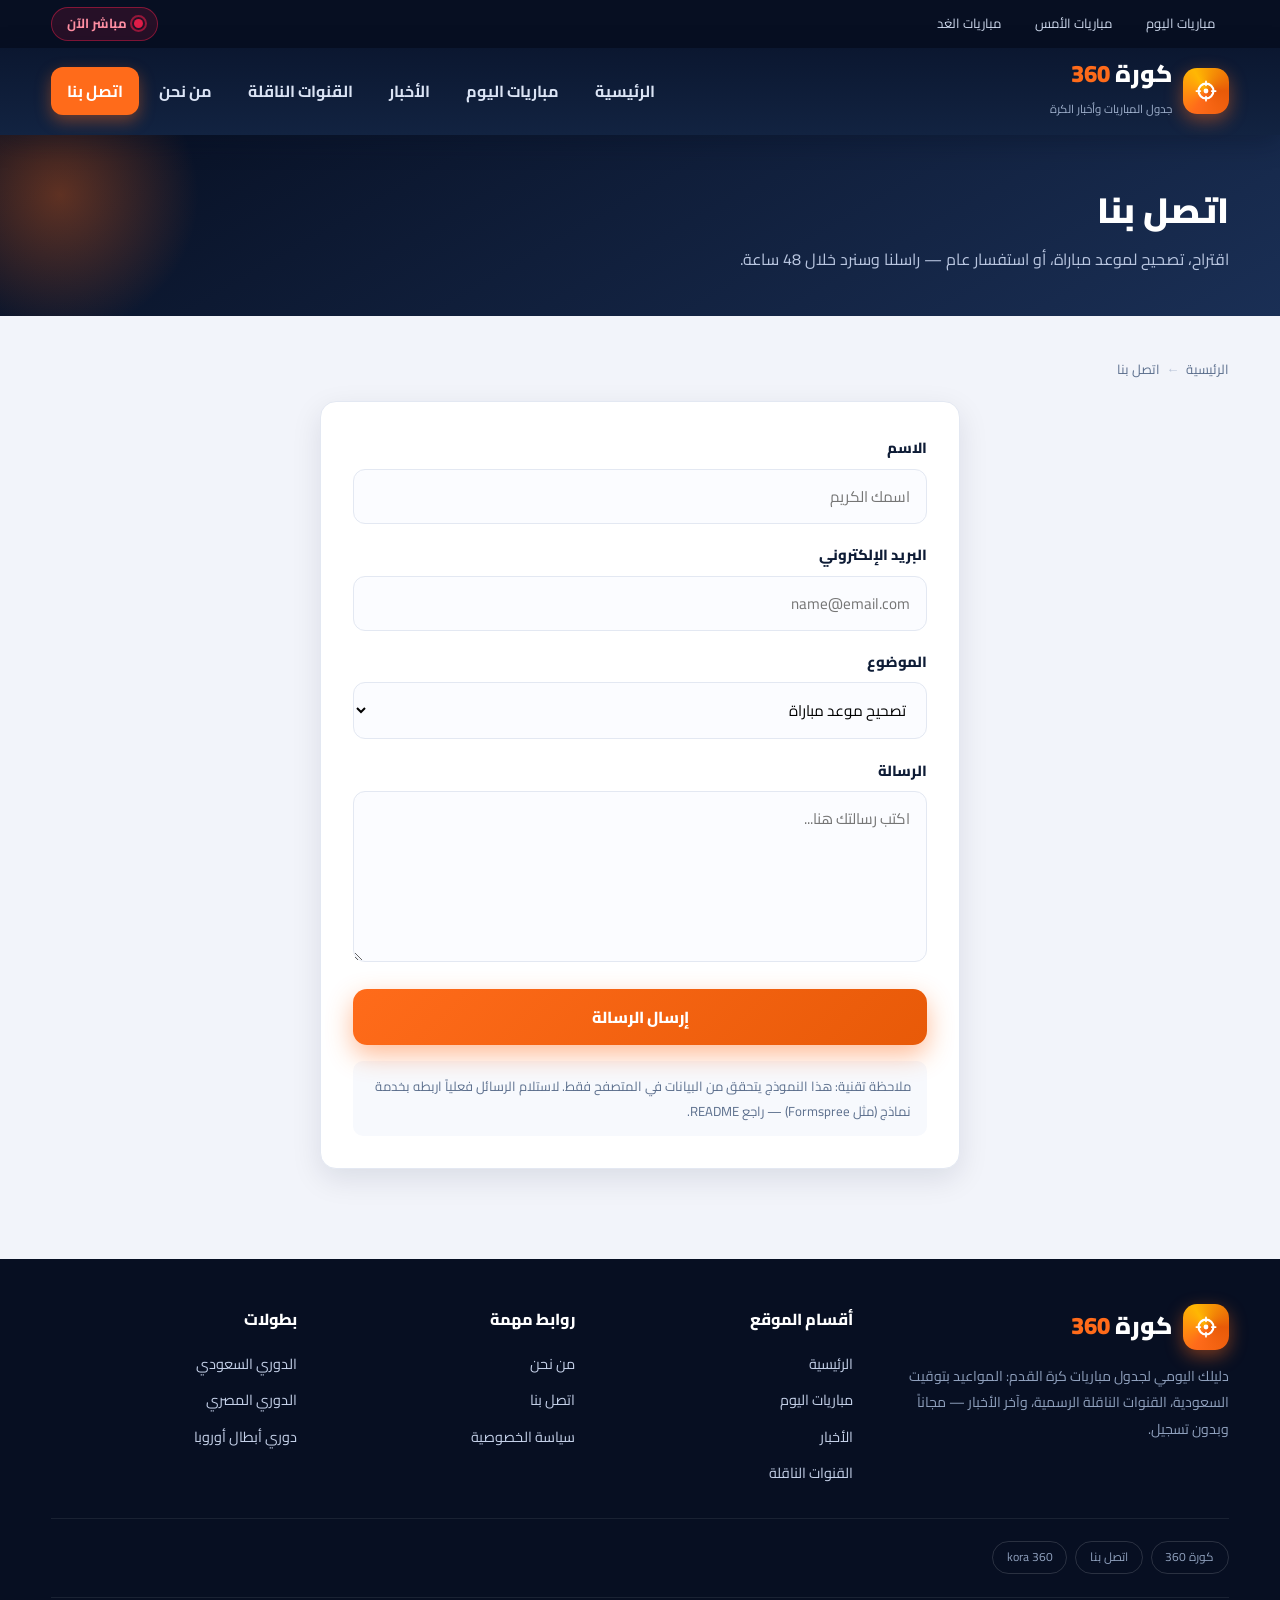
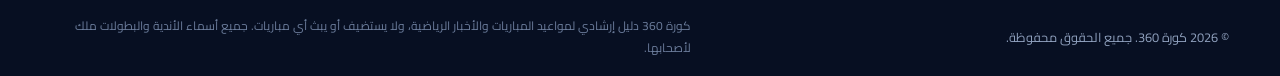
<file: contact.html>
<!DOCTYPE html>
<html lang="ar" dir="rtl">
<head>
  <meta charset="UTF-8">
  <meta name="viewport" content="width=device-width, initial-scale=1.0">
  <title>اتصل بنا | كورة 360</title>
  <meta name="description" content="تواصل مع فريق كورة 360: اقتراحات، تصحيح مواعيد المباريات، أو استفسارات عامة — نرد خلال 48 ساعة.">
  <link rel="canonical" href="https://kora360.vercel.app/contact.html">
  <meta name="robots" content="index, follow">
  <meta property="og:type" content="website">
  <meta property="og:locale" content="ar_SA">
  <meta property="og:site_name" content="كورة 360">
  <meta property="og:title" content="اتصل بنا — كورة 360">
  <meta property="og:url" content="https://kora360.vercel.app/contact.html">
  <meta property="og:image" content="https://kora360.vercel.app/assets/img/og-cover.jpg">
  <link rel="icon" type="image/svg+xml" href="data:image/svg+xml,%3Csvg xmlns='http://www.w3.org/2000/svg' viewBox='0 0 64 64'%3E%3Crect width='64' height='64' rx='14' fill='%23ff6b1a'/%3E%3Ccircle cx='32' cy='32' r='16' fill='none' stroke='white' stroke-width='5'/%3E%3Ccircle cx='32' cy='32' r='5' fill='white'/%3E%3C/svg%3E">
  <link rel="preconnect" href="https://fonts.googleapis.com">
  <link rel="preconnect" href="https://fonts.gstatic.com" crossorigin>
  <link href="https://fonts.googleapis.com/css2?family=Cairo:wght@400;600;700;800;900&display=swap" rel="stylesheet">
  <link rel="stylesheet" href="assets/css/style.css">
  <script type="application/ld+json">
  {
    "@context": "https://schema.org",
    "@graph": [
      {
        "@type": "WebPage",
        "@id": "https://kora360.vercel.app/contact.html#webpage",
        "url": "https://kora360.vercel.app/contact.html",
        "name": "اتصل بنا — كورة 360",
        "isPartOf": { "@id": "https://kora360.vercel.app/#website" },
        "inLanguage": "ar"
      },
      {
        "@type": "BreadcrumbList",
        "itemListElement": [
          { "@type": "ListItem", "position": 1, "name": "الرئيسية", "item": "https://kora360.vercel.app/" },
          { "@type": "ListItem", "position": 2, "name": "اتصل بنا", "item": "https://kora360.vercel.app/contact.html" }
        ]
      }
    ]
  }
  </script>
</head>
<body>

  <div class="topbar">
    <div class="container">
      <nav aria-label="روابط سريعة">
        <a href="matches.html">مباريات اليوم</a>
        <a href="matches.html">مباريات الأمس</a>
        <a href="matches.html">مباريات الغد</a>
      </nav>
      <span class="live-pill"><span class="live-dot" aria-hidden="true"></span>مباشر الآن</span>
    </div>
  </div>

  <header class="site-header">
    <div class="container header-inner">
      <a class="brand" href="index.html" aria-label="كورة 360 — الرئيسية">
        <span class="brand-mark" aria-hidden="true">
          <svg viewBox="0 0 64 64" fill="none"><circle cx="32" cy="32" r="17" stroke="#fff" stroke-width="5"/><circle cx="32" cy="32" r="5.5" fill="#fff"/><path d="M32 10v9M32 45v9M10 32h9M45 32h9" stroke="#fff" stroke-width="4" stroke-linecap="round"/></svg>
        </span>
        <span>
          <span class="brand-name">كورة <span class="n360">360</span></span><br>
          <span class="brand-tag">جدول المباريات وأخبار الكرة</span>
        </span>
      </a>
      <button class="nav-toggle" aria-expanded="false" aria-controls="mainNav" aria-label="فتح القائمة">☰</button>
      <nav class="main-nav" id="mainNav" aria-label="التنقل الرئيسي">
        <a href="index.html">الرئيسية</a>
        <a href="matches.html">مباريات اليوم</a>
        <a href="news.html">الأخبار</a>
        <a href="channels.html">القنوات الناقلة</a>
        <a href="about.html">من نحن</a>
        <a href="contact.html">اتصل بنا</a>
      </nav>
    </div>
  </header>

  <section class="page-hero">
    <div class="container">
      <h1>اتصل بنا</h1>
      <p>اقتراح، تصحيح لموعد مباراة، أو استفسار عام — راسلنا وسنرد خلال 48 ساعة.</p>
    </div>
  </section>

  <main>
    <div class="container">
      <section class="section">
        <nav class="breadcrumbs" aria-label="مسار التنقل"><a href="index.html">الرئيسية</a><span class="sep">←</span><span>اتصل بنا</span></nav>
        <div class="form-card">
          <form id="contactForm" novalidate>
            <div class="field">
              <label for="cfName">الاسم</label>
              <input type="text" id="cfName" name="name" required autocomplete="name" placeholder="اسمك الكريم">
              <span class="err">فضلاً أدخل الاسم.</span>
            </div>
            <div class="field">
              <label for="cfEmail">البريد الإلكتروني</label>
              <input type="email" id="cfEmail" name="email" required autocomplete="email" placeholder="name@email.com" dir="ltr" style="text-align:right">
              <span class="err">فضلاً أدخل بريداً إلكترونياً صحيحاً.</span>
            </div>
            <div class="field">
              <label for="cfSubject">الموضوع</label>
              <select id="cfSubject" name="subject">
                <option>تصحيح موعد مباراة</option>
                <option>اقتراح تحسين</option>
                <option>استفسار عام</option>
                <option>بلاغ عن محتوى</option>
              </select>
            </div>
            <div class="field">
              <label for="cfMsg">الرسالة</label>
              <textarea id="cfMsg" name="message" rows="5" required placeholder="اكتب رسالتك هنا..."></textarea>
              <span class="err">فضلاً اكتب رسالتك.</span>
            </div>
            <button type="submit" class="btn btn-primary" style="width:100%">إرسال الرسالة</button>
            <p id="formDone" style="display:none;margin-top:1rem;background:#e8f7ee;border:1px solid #bfe8cd;color:#166534;border-radius:10px;padding:.8rem 1rem;font-weight:700">تم استلام رسالتك بنجاح — شكراً لتواصلك مع كورة 360.</p>
            <p class="form-note">ملاحظة تقنية: هذا النموذج يتحقق من البيانات في المتصفح فقط. لاستلام الرسائل فعلياً اربطه بخدمة نماذج (مثل Formspree) — راجع README.</p>
          </form>
        </div>
      </section>
    </div>
  </main>

  <footer class="site-footer">
    <div class="container">
      <div class="footer-grid">
        <div class="footer-brand">
          <a class="brand" href="index.html">
            <span class="brand-mark" aria-hidden="true">
              <svg viewBox="0 0 64 64" fill="none"><circle cx="32" cy="32" r="17" stroke="#fff" stroke-width="5"/><circle cx="32" cy="32" r="5.5" fill="#fff"/><path d="M32 10v9M32 45v9M10 32h9M45 32h9" stroke="#fff" stroke-width="4" stroke-linecap="round"/></svg>
            </span>
            <span class="brand-name" style="color:#fff">كورة <span class="n360">360</span></span>
          </a>
          <p>دليلك اليومي لجدول مباريات كرة القدم: المواعيد بتوقيت السعودية، القنوات الناقلة الرسمية، وآخر الأخبار — مجاناً وبدون تسجيل.</p>
        </div>
        <div class="footer-col">
          <h4>أقسام الموقع</h4>
          <ul>
            <li><a href="index.html">الرئيسية</a></li>
            <li><a href="matches.html">مباريات اليوم</a></li>
            <li><a href="news.html">الأخبار</a></li>
            <li><a href="channels.html">القنوات الناقلة</a></li>
          </ul>
        </div>
        <div class="footer-col">
          <h4>روابط مهمة</h4>
          <ul>
            <li><a href="about.html">من نحن</a></li>
            <li><a href="contact.html">اتصل بنا</a></li>
            <li><a href="privacy.html">سياسة الخصوصية</a></li>
          </ul>
        </div>
        <div class="footer-col">
          <h4>بطولات</h4>
          <ul>
            <li><a href="matches.html">الدوري السعودي</a></li>
            <li><a href="matches.html">الدوري المصري</a></li>
            <li><a href="matches.html">دوري أبطال أوروبا</a></li>
          </ul>
        </div>
      </div>
      <nav class="keyword-pills" aria-label="كلمات مفتاحية">
        <a href="index.html">كورة 360</a>
        <a href="contact.html">اتصل بنا</a>
        <a href="index.html">kora 360</a>
      </nav>
      <div class="copyright">
        <span>© <span data-year>2026</span> كورة 360. جميع الحقوق محفوظة.</span>
        <span class="legal-note">كورة 360 دليل إرشادي لمواعيد المباريات والأخبار الرياضية، ولا يستضيف أو يبث أي مباريات. جميع أسماء الأندية والبطولات ملك لأصحابها.</span>
      </div>
    </div>
  </footer>

  <button class="back-top" id="backTop" aria-label="العودة إلى الأعلى">↑</button>

  <script src="assets/js/main.js"></script>
</body>
</html>
</file>
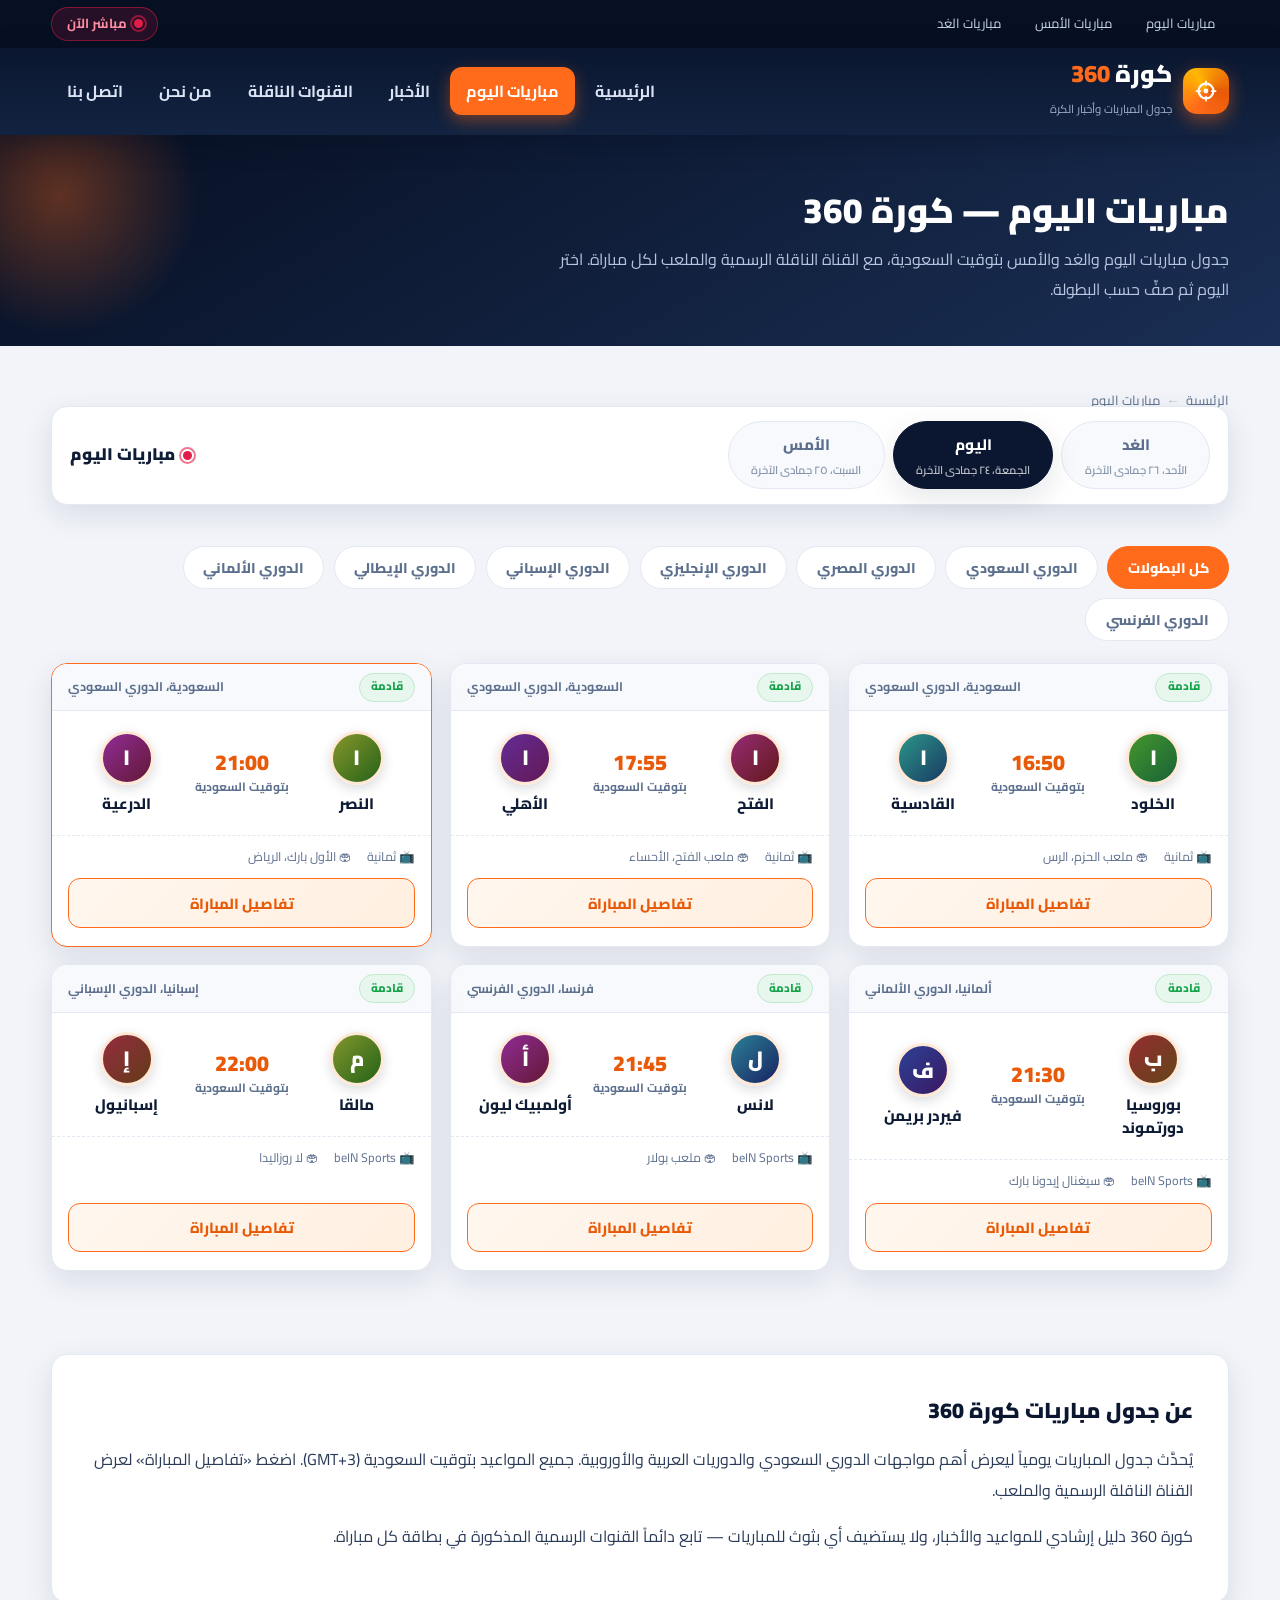
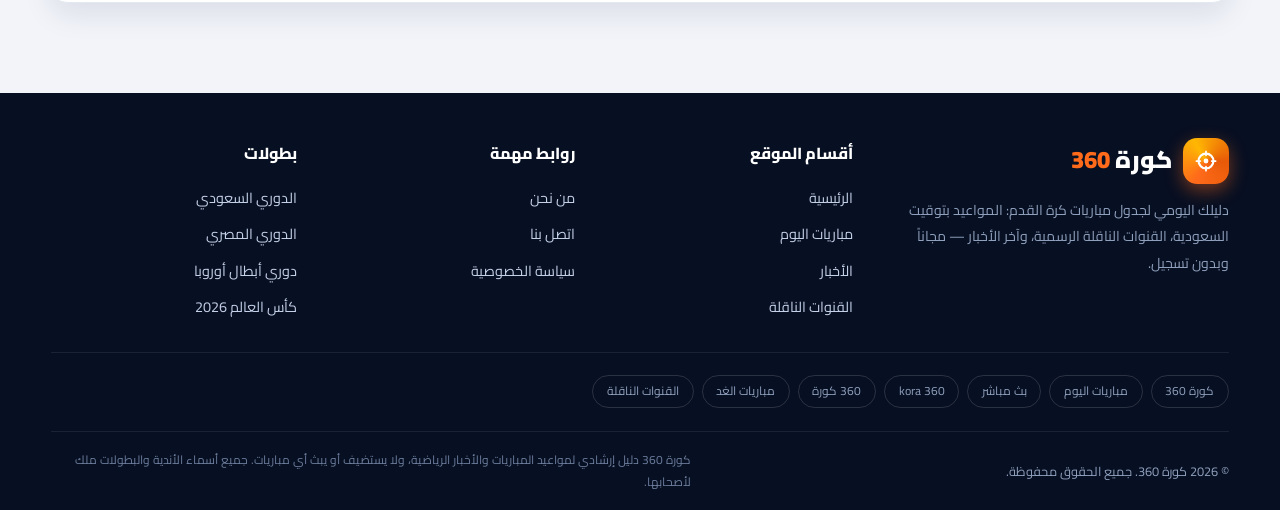
<file: matches.html>
<!DOCTYPE html>
<html lang="ar" dir="rtl">
<head>
  <meta charset="UTF-8">
  <meta name="viewport" content="width=device-width, initial-scale=1.0">
  <title>مباريات اليوم | جدول المباريات بتوقيت السعودية — كورة 360</title>
  <meta name="description" content="جدول مباريات اليوم والغد والأمس بتوقيت السعودية على كورة 360: المواعيد، القنوات الناقلة الرسمية، والملاعب لجميع البطولات العربية والعالمية.">
  <link rel="canonical" href="https://kora360.vercel.app/matches.html">
  <meta name="robots" content="index, follow">
  <meta property="og:type" content="website">
  <meta property="og:locale" content="ar_SA">
  <meta property="og:site_name" content="كورة 360">
  <meta property="og:title" content="مباريات اليوم — كورة 360">
  <meta property="og:description" content="جدول المباريات بتوقيت السعودية: المواعيد والقنوات الناقلة والملاعب.">
  <meta property="og:url" content="https://kora360.vercel.app/matches.html">
  <meta property="og:image" content="https://kora360.vercel.app/assets/img/og-cover.jpg">
  <meta name="twitter:card" content="summary_large_image">
  <link rel="icon" type="image/svg+xml" href="data:image/svg+xml,%3Csvg xmlns='http://www.w3.org/2000/svg' viewBox='0 0 64 64'%3E%3Crect width='64' height='64' rx='14' fill='%23ff6b1a'/%3E%3Ccircle cx='32' cy='32' r='16' fill='none' stroke='white' stroke-width='5'/%3E%3Ccircle cx='32' cy='32' r='5' fill='white'/%3E%3C/svg%3E">
  <link rel="preconnect" href="https://fonts.googleapis.com">
  <link rel="preconnect" href="https://fonts.gstatic.com" crossorigin>
  <link href="https://fonts.googleapis.com/css2?family=Cairo:wght@400;600;700;800;900&display=swap" rel="stylesheet">
  <link rel="stylesheet" href="assets/css/style.css">
  <script type="application/ld+json">
  {
    "@context": "https://schema.org",
    "@graph": [
      {
        "@type": "WebPage",
        "@id": "https://kora360.vercel.app/matches.html#webpage",
        "url": "https://kora360.vercel.app/matches.html",
        "name": "مباريات اليوم — كورة 360",
        "isPartOf": { "@id": "https://kora360.vercel.app/#website" },
        "inLanguage": "ar"
      },
      {
        "@type": "BreadcrumbList",
        "@id": "https://kora360.vercel.app/matches.html#breadcrumb",
        "itemListElement": [
          { "@type": "ListItem", "position": 1, "name": "الرئيسية", "item": "https://kora360.vercel.app/" },
          { "@type": "ListItem", "position": 2, "name": "مباريات اليوم", "item": "https://kora360.vercel.app/matches.html" }
        ]
      },
      {
        "@type": "SportsEvent",
        "name": "الهلال × الاتحاد — الدوري السعودي",
        "sport": "كرة القدم",
        "startDate": "2026-10-10T21:00:00+03:00",
        "eventStatus": "https://schema.org/EventScheduled",
        "location": { "@type": "Place", "name": "المملكة أرينا، الرياض", "address": { "@type": "PostalAddress", "addressCountry": "SA" } },
        "competitor": [
          { "@type": "SportsTeam", "name": "الهلال" },
          { "@type": "SportsTeam", "name": "الاتحاد" }
        ],
        "organizer": { "@type": "SportsOrganization", "name": "الدوري السعودي" }
      },
      {
        "@type": "SportsEvent",
        "name": "النصر × الدرعية — الدوري السعودي",
        "sport": "كرة القدم",
        "startDate": "2026-10-09T21:00:00+03:00",
        "eventStatus": "https://schema.org/EventScheduled",
        "location": { "@type": "Place", "name": "الأول بارك، الرياض", "address": { "@type": "PostalAddress", "addressCountry": "SA" } },
        "competitor": [
          { "@type": "SportsTeam", "name": "النصر" },
          { "@type": "SportsTeam", "name": "الدرعية" }
        ],
        "organizer": { "@type": "SportsOrganization", "name": "الدوري السعودي" }
      }
    ]
  }
  </script>
</head>
<body>

  <div class="topbar">
    <div class="container">
      <nav aria-label="روابط سريعة">
        <a href="matches.html">مباريات اليوم</a>
        <a href="matches.html">مباريات الأمس</a>
        <a href="matches.html">مباريات الغد</a>
      </nav>
      <span class="live-pill"><span class="live-dot" aria-hidden="true"></span>مباشر الآن</span>
    </div>
  </div>

  <header class="site-header">
    <div class="container header-inner">
      <a class="brand" href="index.html" aria-label="كورة 360 — الرئيسية">
        <span class="brand-mark" aria-hidden="true">
          <svg viewBox="0 0 64 64" fill="none"><circle cx="32" cy="32" r="17" stroke="#fff" stroke-width="5"/><circle cx="32" cy="32" r="5.5" fill="#fff"/><path d="M32 10v9M32 45v9M10 32h9M45 32h9" stroke="#fff" stroke-width="4" stroke-linecap="round"/></svg>
        </span>
        <span>
          <span class="brand-name">كورة <span class="n360">360</span></span><br>
          <span class="brand-tag">جدول المباريات وأخبار الكرة</span>
        </span>
      </a>
      <button class="nav-toggle" aria-expanded="false" aria-controls="mainNav" aria-label="فتح القائمة">☰</button>
      <nav class="main-nav" id="mainNav" aria-label="التنقل الرئيسي">
        <a href="index.html">الرئيسية</a>
        <a href="matches.html">مباريات اليوم</a>
        <a href="news.html">الأخبار</a>
        <a href="channels.html">القنوات الناقلة</a>
        <a href="about.html">من نحن</a>
        <a href="contact.html">اتصل بنا</a>
      </nav>
    </div>
  </header>

  <section class="page-hero">
    <div class="container">
      <h1>مباريات اليوم — كورة 360</h1>
      <p>جدول مباريات اليوم والغد والأمس بتوقيت السعودية، مع القناة الناقلة الرسمية والملعب لكل مباراة. اختر اليوم ثم صفِّ حسب البطولة.</p>
    </div>
  </section>

  <main>
    <div class="container">
      <div class="section">
        <nav class="breadcrumbs" aria-label="مسار التنقل"><a href="index.html">الرئيسية</a><span class="sep">←</span><span>مباريات اليوم</span></nav>
        <div class="tabs-bar">
          <div class="tabs" role="tablist" aria-label="أيام المباريات">
            <button class="tab" role="tab" data-day="2" aria-selected="false">الغد<span class="tab-date"></span></button>
            <button class="tab active" role="tab" data-day="0" aria-selected="true">اليوم<span class="tab-date"></span></button>
            <button class="tab" role="tab" data-day="1" aria-selected="false">الأمس<span class="tab-date"></span></button>
          </div>
          <div class="tabs-title"><span class="live-dot" aria-hidden="true"></span><span id="matchesTitle">كورة 360 — مباريات اليوم</span></div>
        </div>
      </div>

      <section class="section" style="padding-top:0" aria-label="فلترة وقائمة المباريات">
        <div class="filter-row" id="leagueFilters" role="group" aria-label="فلترة حسب البطولة">
          <button class="filter-chip active" data-league="all">كل البطولات</button>
          <button class="filter-chip" data-league="الدوري السعودي">الدوري السعودي</button>
          <button class="filter-chip" data-league="الدوري المصري">الدوري المصري</button>
          <button class="filter-chip" data-league="الدوري الإنجليزي">الدوري الإنجليزي</button>
          <button class="filter-chip" data-league="الدوري الإسباني">الدوري الإسباني</button>
          <button class="filter-chip" data-league="الدوري الإيطالي">الدوري الإيطالي</button>
          <button class="filter-chip" data-league="الدوري الألماني">الدوري الألماني</button>
          <button class="filter-chip" data-league="الدوري الفرنسي">الدوري الفرنسي</button>
        </div>
        <div class="matches-grid" id="matchesGrid"></div>
      </section>

      <section class="section" aria-label="ملاحظة عن الجدول">
        <div class="prose">
          <h2>عن جدول مباريات كورة 360</h2>
          <p>يُحدَّث جدول المباريات يومياً ليعرض أهم مواجهات الدوري السعودي والدوريات العربية والأوروبية. جميع المواعيد بتوقيت السعودية (GMT+3). اضغط «تفاصيل المباراة» لعرض القناة الناقلة الرسمية والملعب.</p>
          <p>كورة 360 دليل إرشادي للمواعيد والأخبار، ولا يستضيف أي بثوث للمباريات — تابع دائماً القنوات الرسمية المذكورة في بطاقة كل مباراة.</p>
        </div>
      </section>
    </div>
  </main>

  <div class="modal-overlay" id="matchModal" role="dialog" aria-modal="true" aria-labelledby="modalTitle">
    <div class="modal">
      <div class="modal-head">
        <h3 id="modalTitle">تفاصيل المباراة</h3>
        <button class="modal-close" aria-label="إغلاق">✕</button>
      </div>
      <div class="modal-body">
        <div class="modal-teams" id="modalTeams"></div>
        <div class="detail-rows" id="modalRows"></div>
        <p class="disclaimer-note">هذا الموقع دليل للمواعيد والقنوات الرسمية ولا يستضيف أي بثوث. تابع المباراة عبر القناة الناقلة الرسمية المذكورة أعلاه.</p>
      </div>
    </div>
  </div>

  <footer class="site-footer">
    <div class="container">
      <div class="footer-grid">
        <div class="footer-brand">
          <a class="brand" href="index.html">
            <span class="brand-mark" aria-hidden="true">
              <svg viewBox="0 0 64 64" fill="none"><circle cx="32" cy="32" r="17" stroke="#fff" stroke-width="5"/><circle cx="32" cy="32" r="5.5" fill="#fff"/><path d="M32 10v9M32 45v9M10 32h9M45 32h9" stroke="#fff" stroke-width="4" stroke-linecap="round"/></svg>
            </span>
            <span class="brand-name" style="color:#fff">كورة <span class="n360">360</span></span>
          </a>
          <p>دليلك اليومي لجدول مباريات كرة القدم: المواعيد بتوقيت السعودية، القنوات الناقلة الرسمية، وآخر الأخبار — مجاناً وبدون تسجيل.</p>
        </div>
        <div class="footer-col">
          <h4>أقسام الموقع</h4>
          <ul>
            <li><a href="index.html">الرئيسية</a></li>
            <li><a href="matches.html">مباريات اليوم</a></li>
            <li><a href="news.html">الأخبار</a></li>
            <li><a href="channels.html">القنوات الناقلة</a></li>
          </ul>
        </div>
        <div class="footer-col">
          <h4>روابط مهمة</h4>
          <ul>
            <li><a href="about.html">من نحن</a></li>
            <li><a href="contact.html">اتصل بنا</a></li>
            <li><a href="privacy.html">سياسة الخصوصية</a></li>
          </ul>
        </div>
        <div class="footer-col">
          <h4>بطولات</h4>
          <ul>
            <li><a href="matches.html">الدوري السعودي</a></li>
            <li><a href="matches.html">الدوري المصري</a></li>
            <li><a href="matches.html">دوري أبطال أوروبا</a></li>
            <li><a href="article-champions-league.html">كأس العالم 2026</a></li>
          </ul>
        </div>
      </div>
      <nav class="keyword-pills" aria-label="كلمات مفتاحية">
        <a href="index.html">كورة 360</a>
        <a href="matches.html">مباريات اليوم</a>
        <a href="matches.html">بث مباشر</a>
        <a href="index.html">kora 360</a>
        <a href="index.html">360 كورة</a>
        <a href="matches.html">مباريات الغد</a>
        <a href="channels.html">القنوات الناقلة</a>
      </nav>
      <div class="copyright">
        <span>© <span data-year>2026</span> كورة 360. جميع الحقوق محفوظة.</span>
        <span class="legal-note">كورة 360 دليل إرشادي لمواعيد المباريات والأخبار الرياضية، ولا يستضيف أو يبث أي مباريات. جميع أسماء الأندية والبطولات ملك لأصحابها.</span>
      </div>
    </div>
  </footer>

  <button class="back-top" id="backTop" aria-label="العودة إلى الأعلى">↑</button>

  <script src="assets/js/fixtures.js"></script>
  <script src="assets/js/main.js"></script>
</body>
</html>
</file>
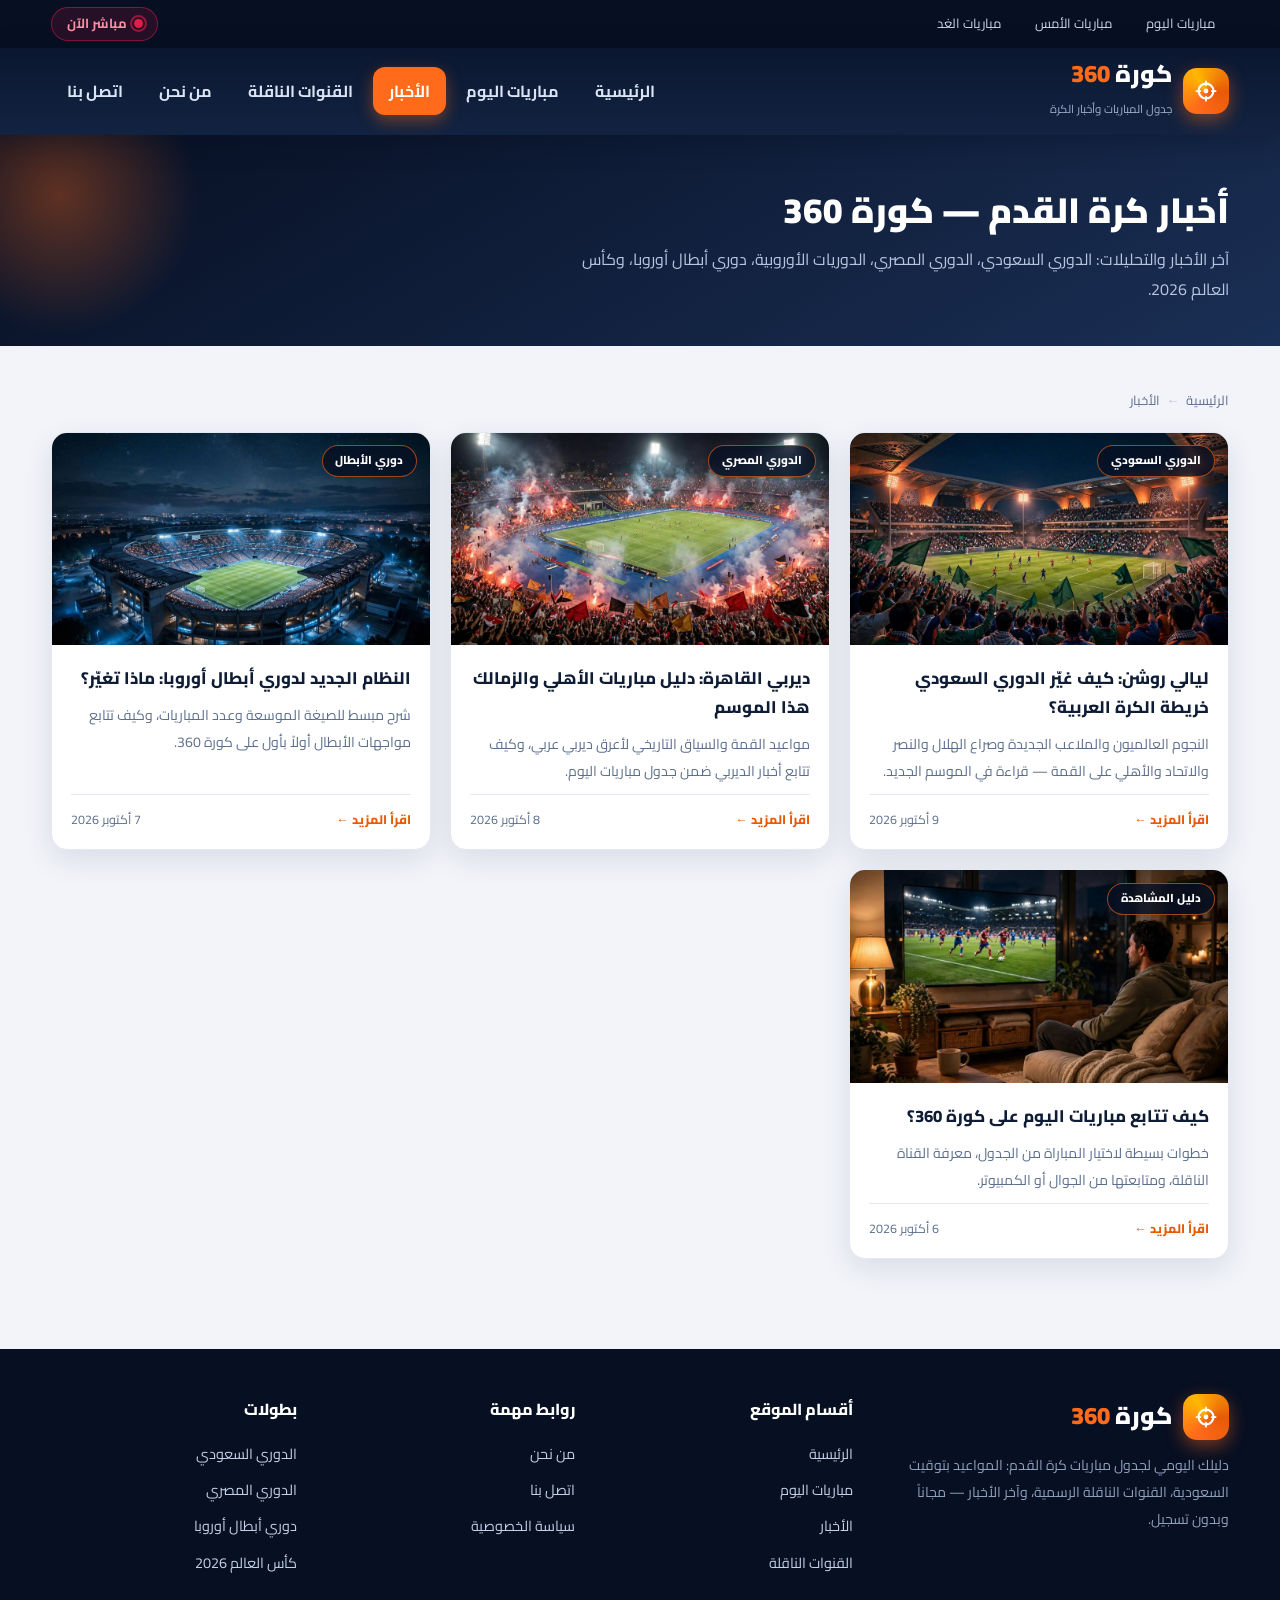
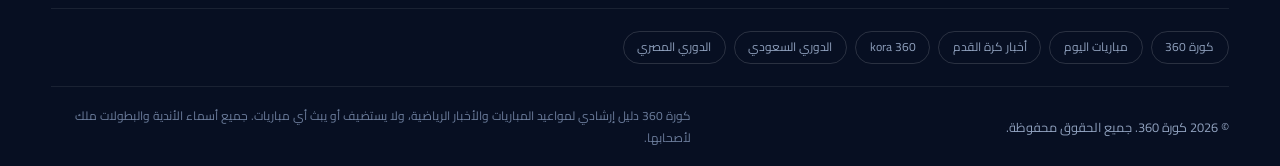
<file: news.html>
<!DOCTYPE html>
<html lang="ar" dir="rtl">
<head>
  <meta charset="UTF-8">
  <meta name="viewport" content="width=device-width, initial-scale=1.0">
  <title>أخبار كرة القدم | آخر الأخبار والتحليلات — كورة 360</title>
  <meta name="description" content="آخر أخبار كرة القدم على كورة 360: الدوري السعودي، الدوري المصري، الدوريات الأوروبية، دوري أبطال أوروبا وكأس العالم 2026 — تقارير وتحليلات محدثة.">
  <link rel="canonical" href="https://kora360.vercel.app/news.html">
  <meta name="robots" content="index, follow">
  <meta property="og:type" content="website">
  <meta property="og:locale" content="ar_SA">
  <meta property="og:site_name" content="كورة 360">
  <meta property="og:title" content="أخبار كرة القدم — كورة 360">
  <meta property="og:description" content="آخر الأخبار والتحليلات: الدوري السعودي، الدوري المصري، أوروبا وكأس العالم.">
  <meta property="og:url" content="https://kora360.vercel.app/news.html">
  <meta property="og:image" content="https://kora360.vercel.app/assets/img/og-cover.jpg">
  <meta name="twitter:card" content="summary_large_image">
  <link rel="icon" type="image/svg+xml" href="data:image/svg+xml,%3Csvg xmlns='http://www.w3.org/2000/svg' viewBox='0 0 64 64'%3E%3Crect width='64' height='64' rx='14' fill='%23ff6b1a'/%3E%3Ccircle cx='32' cy='32' r='16' fill='none' stroke='white' stroke-width='5'/%3E%3Ccircle cx='32' cy='32' r='5' fill='white'/%3E%3C/svg%3E">
  <link rel="preconnect" href="https://fonts.googleapis.com">
  <link rel="preconnect" href="https://fonts.gstatic.com" crossorigin>
  <link href="https://fonts.googleapis.com/css2?family=Cairo:wght@400;600;700;800;900&display=swap" rel="stylesheet">
  <link rel="stylesheet" href="assets/css/style.css">
  <script type="application/ld+json">
  {
    "@context": "https://schema.org",
    "@graph": [
      {
        "@type": "WebPage",
        "@id": "https://kora360.vercel.app/news.html#webpage",
        "url": "https://kora360.vercel.app/news.html",
        "name": "أخبار كرة القدم — كورة 360",
        "isPartOf": { "@id": "https://kora360.vercel.app/#website" },
        "inLanguage": "ar"
      },
      {
        "@type": "BreadcrumbList",
        "itemListElement": [
          { "@type": "ListItem", "position": 1, "name": "الرئيسية", "item": "https://kora360.vercel.app/" },
          { "@type": "ListItem", "position": 2, "name": "الأخبار", "item": "https://kora360.vercel.app/news.html" }
        ]
      },
      {
        "@type": "ItemList",
        "itemListElement": [
          { "@type": "ListItem", "position": 1, "url": "https://kora360.vercel.app/article-saudi-pro-league.html", "name": "ليالي روشن: كيف غيّر الدوري السعودي خريطة الكرة العربية؟" },
          { "@type": "ListItem", "position": 2, "url": "https://kora360.vercel.app/article-cairo-derby.html", "name": "ديربي القاهرة: دليل مباريات الأهلي والزمالك هذا الموسم" },
          { "@type": "ListItem", "position": 3, "url": "https://kora360.vercel.app/article-champions-league.html", "name": "النظام الجديد لدوري أبطال أوروبا: ماذا تغيّر؟" },
          { "@type": "ListItem", "position": 4, "url": "https://kora360.vercel.app/article-how-to-watch.html", "name": "كيف تتابع مباريات اليوم على كورة 360؟" }
        ]
      }
    ]
  }
  </script>
</head>
<body>

  <div class="topbar">
    <div class="container">
      <nav aria-label="روابط سريعة">
        <a href="matches.html">مباريات اليوم</a>
        <a href="matches.html">مباريات الأمس</a>
        <a href="matches.html">مباريات الغد</a>
      </nav>
      <span class="live-pill"><span class="live-dot" aria-hidden="true"></span>مباشر الآن</span>
    </div>
  </div>

  <header class="site-header">
    <div class="container header-inner">
      <a class="brand" href="index.html" aria-label="كورة 360 — الرئيسية">
        <span class="brand-mark" aria-hidden="true">
          <svg viewBox="0 0 64 64" fill="none"><circle cx="32" cy="32" r="17" stroke="#fff" stroke-width="5"/><circle cx="32" cy="32" r="5.5" fill="#fff"/><path d="M32 10v9M32 45v9M10 32h9M45 32h9" stroke="#fff" stroke-width="4" stroke-linecap="round"/></svg>
        </span>
        <span>
          <span class="brand-name">كورة <span class="n360">360</span></span><br>
          <span class="brand-tag">جدول المباريات وأخبار الكرة</span>
        </span>
      </a>
      <button class="nav-toggle" aria-expanded="false" aria-controls="mainNav" aria-label="فتح القائمة">☰</button>
      <nav class="main-nav" id="mainNav" aria-label="التنقل الرئيسي">
        <a href="index.html">الرئيسية</a>
        <a href="matches.html">مباريات اليوم</a>
        <a href="news.html">الأخبار</a>
        <a href="channels.html">القنوات الناقلة</a>
        <a href="about.html">من نحن</a>
        <a href="contact.html">اتصل بنا</a>
      </nav>
    </div>
  </header>

  <section class="page-hero">
    <div class="container">
      <h1>أخبار كرة القدم — كورة 360</h1>
      <p>آخر الأخبار والتحليلات: الدوري السعودي، الدوري المصري، الدوريات الأوروبية، دوري أبطال أوروبا، وكأس العالم 2026.</p>
    </div>
  </section>

  <main>
    <div class="container">
      <section class="section">
        <nav class="breadcrumbs" aria-label="مسار التنقل"><a href="index.html">الرئيسية</a><span class="sep">←</span><span>الأخبار</span></nav>
        <div class="news-grid">
          <article class="news-card">
            <div class="news-thumb">
              <img src="assets/img/news-saudi.jpg" alt="ملعب سعودي مضاء ليلاً خلال مباراة في الدوري السعودي" loading="lazy" width="640" height="360">
              <span class="news-cat">الدوري السعودي</span>
            </div>
            <div class="news-body">
              <h3><a href="article-saudi-pro-league.html">ليالي روشن: كيف غيّر الدوري السعودي خريطة الكرة العربية؟</a></h3>
              <p class="news-excerpt">النجوم العالميون والملاعب الجديدة وصراع الهلال والنصر والاتحاد والأهلي على القمة — قراءة في الموسم الجديد.</p>
              <div class="news-foot"><a class="read-more" href="article-saudi-pro-league.html">اقرأ المزيد ←</a><time datetime="2026-10-09">9 أكتوبر 2026</time></div>
            </div>
          </article>
          <article class="news-card">
            <div class="news-thumb">
              <img src="assets/img/news-derby.jpg" alt="أجواء ديربي القاهرة في مدرجات ممتلئة ليلاً" loading="lazy" width="640" height="360">
              <span class="news-cat">الدوري المصري</span>
            </div>
            <div class="news-body">
              <h3><a href="article-cairo-derby.html">ديربي القاهرة: دليل مباريات الأهلي والزمالك هذا الموسم</a></h3>
              <p class="news-excerpt">مواعيد القمة والسياق التاريخي لأعرق ديربي عربي، وكيف تتابع أخبار الديربي ضمن جدول مباريات اليوم.</p>
              <div class="news-foot"><a class="read-more" href="article-cairo-derby.html">اقرأ المزيد ←</a><time datetime="2026-10-08">8 أكتوبر 2026</time></div>
            </div>
          </article>
          <article class="news-card">
            <div class="news-thumb">
              <img src="assets/img/news-ucl.jpg" alt="ملعب أوروبي ليلاً تحت سماء مرصعة بالنجوم" loading="lazy" width="640" height="360">
              <span class="news-cat">دوري الأبطال</span>
            </div>
            <div class="news-body">
              <h3><a href="article-champions-league.html">النظام الجديد لدوري أبطال أوروبا: ماذا تغيّر؟</a></h3>
              <p class="news-excerpt">شرح مبسط للصيغة الموسعة وعدد المباريات، وكيف تتابع مواجهات الأبطال أولاً بأول على كورة 360.</p>
              <div class="news-foot"><a class="read-more" href="article-champions-league.html">اقرأ المزيد ←</a><time datetime="2026-10-07">7 أكتوبر 2026</time></div>
            </div>
          </article>
          <article class="news-card">
            <div class="news-thumb">
              <img src="assets/img/news-watch.jpg" alt="مشجع يتابع مباراة كرة قدم على شاشة التلفاز في غرفة معيشة ليلاً" loading="lazy" width="640" height="360">
              <span class="news-cat">دليل المشاهدة</span>
            </div>
            <div class="news-body">
              <h3><a href="article-how-to-watch.html">كيف تتابع مباريات اليوم على كورة 360؟</a></h3>
              <p class="news-excerpt">خطوات بسيطة لاختيار المباراة من الجدول، معرفة القناة الناقلة، ومتابعتها من الجوال أو الكمبيوتر.</p>
              <div class="news-foot"><a class="read-more" href="article-how-to-watch.html">اقرأ المزيد ←</a><time datetime="2026-10-06">6 أكتوبر 2026</time></div>
            </div>
          </article>
        </div>
      </section>
    </div>
  </main>

  <footer class="site-footer">
    <div class="container">
      <div class="footer-grid">
        <div class="footer-brand">
          <a class="brand" href="index.html">
            <span class="brand-mark" aria-hidden="true">
              <svg viewBox="0 0 64 64" fill="none"><circle cx="32" cy="32" r="17" stroke="#fff" stroke-width="5"/><circle cx="32" cy="32" r="5.5" fill="#fff"/><path d="M32 10v9M32 45v9M10 32h9M45 32h9" stroke="#fff" stroke-width="4" stroke-linecap="round"/></svg>
            </span>
            <span class="brand-name" style="color:#fff">كورة <span class="n360">360</span></span>
          </a>
          <p>دليلك اليومي لجدول مباريات كرة القدم: المواعيد بتوقيت السعودية، القنوات الناقلة الرسمية، وآخر الأخبار — مجاناً وبدون تسجيل.</p>
        </div>
        <div class="footer-col">
          <h4>أقسام الموقع</h4>
          <ul>
            <li><a href="index.html">الرئيسية</a></li>
            <li><a href="matches.html">مباريات اليوم</a></li>
            <li><a href="news.html">الأخبار</a></li>
            <li><a href="channels.html">القنوات الناقلة</a></li>
          </ul>
        </div>
        <div class="footer-col">
          <h4>روابط مهمة</h4>
          <ul>
            <li><a href="about.html">من نحن</a></li>
            <li><a href="contact.html">اتصل بنا</a></li>
            <li><a href="privacy.html">سياسة الخصوصية</a></li>
          </ul>
        </div>
        <div class="footer-col">
          <h4>بطولات</h4>
          <ul>
            <li><a href="matches.html">الدوري السعودي</a></li>
            <li><a href="matches.html">الدوري المصري</a></li>
            <li><a href="matches.html">دوري أبطال أوروبا</a></li>
            <li><a href="article-champions-league.html">كأس العالم 2026</a></li>
          </ul>
        </div>
      </div>
      <nav class="keyword-pills" aria-label="كلمات مفتاحية">
        <a href="index.html">كورة 360</a>
        <a href="matches.html">مباريات اليوم</a>
        <a href="news.html">أخبار كرة القدم</a>
        <a href="index.html">kora 360</a>
        <a href="article-saudi-pro-league.html">الدوري السعودي</a>
        <a href="article-cairo-derby.html">الدوري المصري</a>
      </nav>
      <div class="copyright">
        <span>© <span data-year>2026</span> كورة 360. جميع الحقوق محفوظة.</span>
        <span class="legal-note">كورة 360 دليل إرشادي لمواعيد المباريات والأخبار الرياضية، ولا يستضيف أو يبث أي مباريات. جميع أسماء الأندية والبطولات ملك لأصحابها.</span>
      </div>
    </div>
  </footer>

  <button class="back-top" id="backTop" aria-label="العودة إلى الأعلى">↑</button>

  <script src="assets/js/main.js"></script>
</body>
</html>
</file>
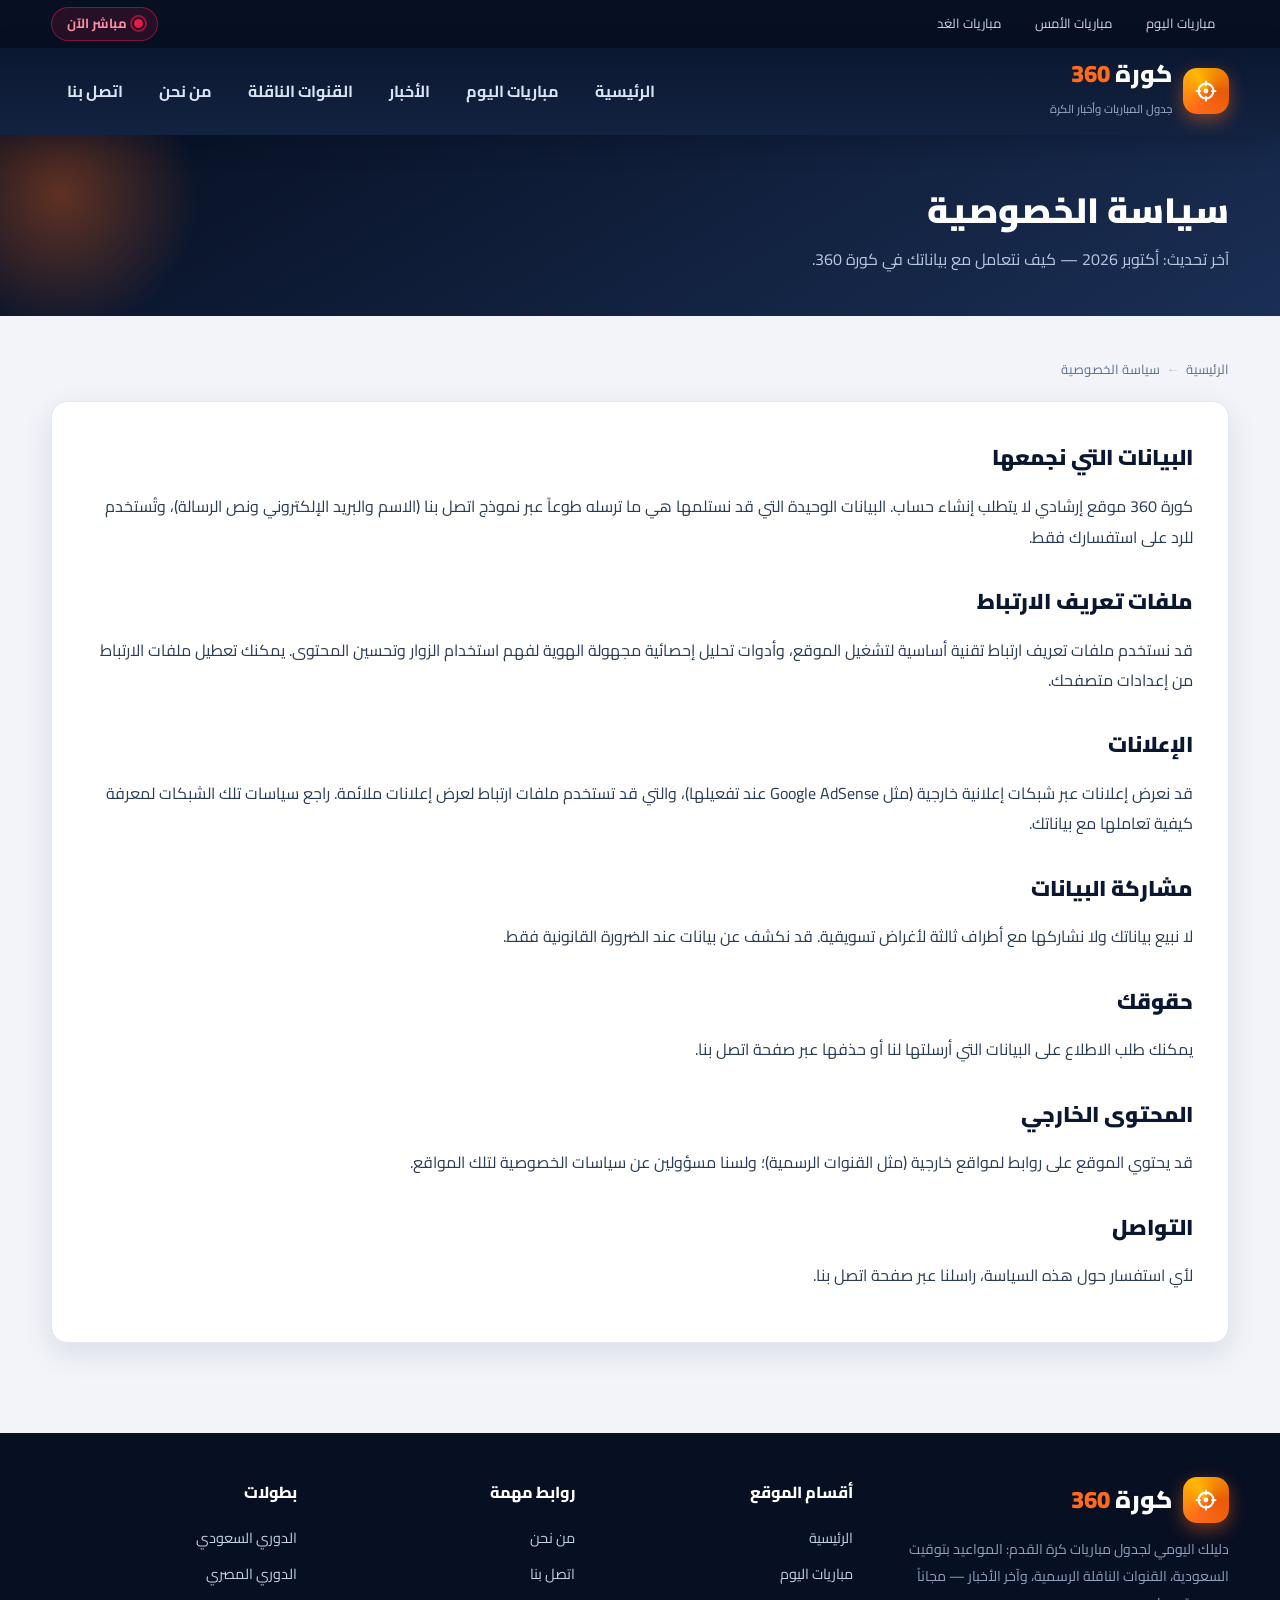
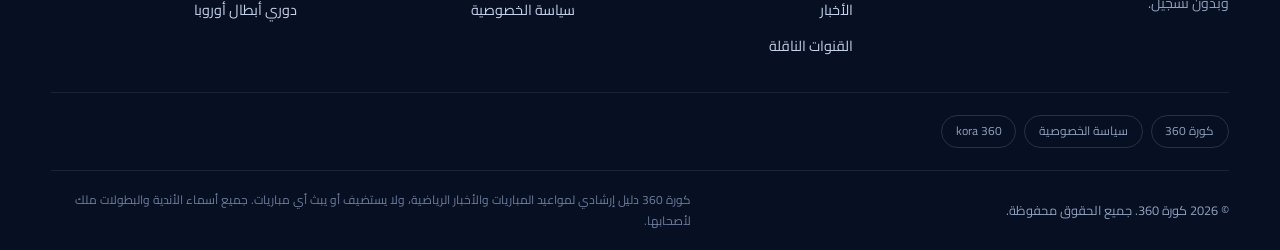
<file: privacy.html>
<!DOCTYPE html>
<html lang="ar" dir="rtl">
<head>
  <meta charset="UTF-8">
  <meta name="viewport" content="width=device-width, initial-scale=1.0">
  <title>سياسة الخصوصية | كورة 360</title>
  <meta name="description" content="سياسة الخصوصية لموقع كورة 360: ما البيانات التي نجمعها وكيف نستخدمها وحقوقك كمستخدم.">
  <link rel="canonical" href="https://kora360.vercel.app/privacy.html">
  <meta name="robots" content="index, follow">
  <meta property="og:type" content="website">
  <meta property="og:locale" content="ar_SA">
  <meta property="og:site_name" content="كورة 360">
  <meta property="og:title" content="سياسة الخصوصية — كورة 360">
  <meta property="og:url" content="https://kora360.vercel.app/privacy.html">
  <meta property="og:image" content="https://kora360.vercel.app/assets/img/og-cover.jpg">
  <link rel="icon" type="image/svg+xml" href="data:image/svg+xml,%3Csvg xmlns='http://www.w3.org/2000/svg' viewBox='0 0 64 64'%3E%3Crect width='64' height='64' rx='14' fill='%23ff6b1a'/%3E%3Ccircle cx='32' cy='32' r='16' fill='none' stroke='white' stroke-width='5'/%3E%3Ccircle cx='32' cy='32' r='5' fill='white'/%3E%3C/svg%3E">
  <link rel="preconnect" href="https://fonts.googleapis.com">
  <link rel="preconnect" href="https://fonts.gstatic.com" crossorigin>
  <link href="https://fonts.googleapis.com/css2?family=Cairo:wght@400;600;700;800;900&display=swap" rel="stylesheet">
  <link rel="stylesheet" href="assets/css/style.css">
  <script type="application/ld+json">
  {
    "@context": "https://schema.org",
    "@graph": [
      {
        "@type": "WebPage",
        "@id": "https://kora360.vercel.app/privacy.html#webpage",
        "url": "https://kora360.vercel.app/privacy.html",
        "name": "سياسة الخصوصية — كورة 360",
        "isPartOf": { "@id": "https://kora360.vercel.app/#website" },
        "inLanguage": "ar"
      },
      {
        "@type": "BreadcrumbList",
        "itemListElement": [
          { "@type": "ListItem", "position": 1, "name": "الرئيسية", "item": "https://kora360.vercel.app/" },
          { "@type": "ListItem", "position": 2, "name": "سياسة الخصوصية", "item": "https://kora360.vercel.app/privacy.html" }
        ]
      }
    ]
  }
  </script>
</head>
<body>

  <div class="topbar">
    <div class="container">
      <nav aria-label="روابط سريعة">
        <a href="matches.html">مباريات اليوم</a>
        <a href="matches.html">مباريات الأمس</a>
        <a href="matches.html">مباريات الغد</a>
      </nav>
      <span class="live-pill"><span class="live-dot" aria-hidden="true"></span>مباشر الآن</span>
    </div>
  </div>

  <header class="site-header">
    <div class="container header-inner">
      <a class="brand" href="index.html" aria-label="كورة 360 — الرئيسية">
        <span class="brand-mark" aria-hidden="true">
          <svg viewBox="0 0 64 64" fill="none"><circle cx="32" cy="32" r="17" stroke="#fff" stroke-width="5"/><circle cx="32" cy="32" r="5.5" fill="#fff"/><path d="M32 10v9M32 45v9M10 32h9M45 32h9" stroke="#fff" stroke-width="4" stroke-linecap="round"/></svg>
        </span>
        <span>
          <span class="brand-name">كورة <span class="n360">360</span></span><br>
          <span class="brand-tag">جدول المباريات وأخبار الكرة</span>
        </span>
      </a>
      <button class="nav-toggle" aria-expanded="false" aria-controls="mainNav" aria-label="فتح القائمة">☰</button>
      <nav class="main-nav" id="mainNav" aria-label="التنقل الرئيسي">
        <a href="index.html">الرئيسية</a>
        <a href="matches.html">مباريات اليوم</a>
        <a href="news.html">الأخبار</a>
        <a href="channels.html">القنوات الناقلة</a>
        <a href="about.html">من نحن</a>
        <a href="contact.html">اتصل بنا</a>
      </nav>
    </div>
  </header>

  <section class="page-hero">
    <div class="container">
      <h1>سياسة الخصوصية</h1>
      <p>آخر تحديث: أكتوبر 2026 — كيف نتعامل مع بياناتك في كورة 360.</p>
    </div>
  </section>

  <main>
    <div class="container">
      <section class="section">
        <nav class="breadcrumbs" aria-label="مسار التنقل"><a href="index.html">الرئيسية</a><span class="sep">←</span><span>سياسة الخصوصية</span></nav>
        <div class="prose">
          <h2>البيانات التي نجمعها</h2>
          <p>كورة 360 موقع إرشادي لا يتطلب إنشاء حساب. البيانات الوحيدة التي قد نستلمها هي ما ترسله طوعاً عبر نموذج <a href="contact.html">اتصل بنا</a> (الاسم والبريد الإلكتروني ونص الرسالة)، وتُستخدم للرد على استفسارك فقط.</p>
          <h2>ملفات تعريف الارتباط</h2>
          <p>قد نستخدم ملفات تعريف ارتباط تقنية أساسية لتشغيل الموقع، وأدوات تحليل إحصائية مجهولة الهوية لفهم استخدام الزوار وتحسين المحتوى. يمكنك تعطيل ملفات الارتباط من إعدادات متصفحك.</p>
          <h2>الإعلانات</h2>
          <p>قد نعرض إعلانات عبر شبكات إعلانية خارجية (مثل Google AdSense عند تفعيلها)، والتي قد تستخدم ملفات ارتباط لعرض إعلانات ملائمة. راجع سياسات تلك الشبكات لمعرفة كيفية تعاملها مع بياناتك.</p>
          <h2>مشاركة البيانات</h2>
          <p>لا نبيع بياناتك ولا نشاركها مع أطراف ثالثة لأغراض تسويقية. قد نكشف عن بيانات عند الضرورة القانونية فقط.</p>
          <h2>حقوقك</h2>
          <p>يمكنك طلب الاطلاع على البيانات التي أرسلتها لنا أو حذفها عبر صفحة <a href="contact.html">اتصل بنا</a>.</p>
          <h2>المحتوى الخارجي</h2>
          <p>قد يحتوي الموقع على روابط لمواقع خارجية (مثل القنوات الرسمية)؛ ولسنا مسؤولين عن سياسات الخصوصية لتلك المواقع.</p>
          <h2>التواصل</h2>
          <p>لأي استفسار حول هذه السياسة، راسلنا عبر صفحة <a href="contact.html">اتصل بنا</a>.</p>
        </div>
      </section>
    </div>
  </main>

  <footer class="site-footer">
    <div class="container">
      <div class="footer-grid">
        <div class="footer-brand">
          <a class="brand" href="index.html">
            <span class="brand-mark" aria-hidden="true">
              <svg viewBox="0 0 64 64" fill="none"><circle cx="32" cy="32" r="17" stroke="#fff" stroke-width="5"/><circle cx="32" cy="32" r="5.5" fill="#fff"/><path d="M32 10v9M32 45v9M10 32h9M45 32h9" stroke="#fff" stroke-width="4" stroke-linecap="round"/></svg>
            </span>
            <span class="brand-name" style="color:#fff">كورة <span class="n360">360</span></span>
          </a>
          <p>دليلك اليومي لجدول مباريات كرة القدم: المواعيد بتوقيت السعودية، القنوات الناقلة الرسمية، وآخر الأخبار — مجاناً وبدون تسجيل.</p>
        </div>
        <div class="footer-col">
          <h4>أقسام الموقع</h4>
          <ul>
            <li><a href="index.html">الرئيسية</a></li>
            <li><a href="matches.html">مباريات اليوم</a></li>
            <li><a href="news.html">الأخبار</a></li>
            <li><a href="channels.html">القنوات الناقلة</a></li>
          </ul>
        </div>
        <div class="footer-col">
          <h4>روابط مهمة</h4>
          <ul>
            <li><a href="about.html">من نحن</a></li>
            <li><a href="contact.html">اتصل بنا</a></li>
            <li><a href="privacy.html">سياسة الخصوصية</a></li>
          </ul>
        </div>
        <div class="footer-col">
          <h4>بطولات</h4>
          <ul>
            <li><a href="matches.html">الدوري السعودي</a></li>
            <li><a href="matches.html">الدوري المصري</a></li>
            <li><a href="matches.html">دوري أبطال أوروبا</a></li>
          </ul>
        </div>
      </div>
      <nav class="keyword-pills" aria-label="كلمات مفتاحية">
        <a href="index.html">كورة 360</a>
        <a href="privacy.html">سياسة الخصوصية</a>
        <a href="index.html">kora 360</a>
      </nav>
      <div class="copyright">
        <span>© <span data-year>2026</span> كورة 360. جميع الحقوق محفوظة.</span>
        <span class="legal-note">كورة 360 دليل إرشادي لمواعيد المباريات والأخبار الرياضية، ولا يستضيف أو يبث أي مباريات. جميع أسماء الأندية والبطولات ملك لأصحابها.</span>
      </div>
    </div>
  </footer>

  <button class="back-top" id="backTop" aria-label="العودة إلى الأعلى">↑</button>

  <script src="assets/js/main.js"></script>
</body>
</html>
</file>
<file: assets/css/style.css>
/* ============================================================
   كورة 360 — Design System
   Original theme: deep navy + vivid orange (RTL, Arabic-first)
   Pure CSS, no frameworks. Organized in sections for easy editing.
   ============================================================ */

/* ---------- 1. Design tokens ---------- */
:root{
  --navy-950:#070f22;
  --navy-900:#0b1730;
  --navy-800:#122341;
  --navy-700:#1a2f55;
  --orange-500:#ff6b1a;
  --orange-600:#e85a08;
  --orange-100:#ffe9d6;
  --gold-400:#ffb703;
  --bg:#f2f4fa;
  --card:#ffffff;
  --ink:#0e1c36;
  --muted:#5c6f8d;
  --line:#e3e8f2;
  --green:#16a34a;
  --red:#e11d48;
  --radius:16px;
  --radius-sm:10px;
  --shadow:0 10px 30px rgba(11,23,48,.10);
  --shadow-lg:0 24px 60px rgba(11,23,48,.18);
  --font:"Cairo","Tajawal","Segoe UI",Tahoma,Arial,sans-serif;
  --container:1180px;
}

/* ---------- 2. Base ---------- */
*{box-sizing:border-box;margin:0;padding:0}
html{scroll-behavior:smooth}
body{
  font-family:var(--font);
  background:var(--bg);
  color:var(--ink);
  line-height:1.9;
  direction:rtl;
  overflow-x:hidden;
}
img{max-width:100%;height:auto;display:block}
a{color:inherit;text-decoration:none}
ul{list-style:none}
button{font-family:inherit;cursor:pointer}
.container{width:min(var(--container),92%);margin-inline:auto}
::selection{background:var(--orange-500);color:#fff}

/* Accessible focus */
a:focus-visible,button:focus-visible,input:focus-visible,
textarea:focus-visible,select:focus-visible{
  outline:3px solid var(--orange-500);
  outline-offset:2px;
  border-radius:6px;
}

/* ---------- 3. Top utility bar ---------- */
.topbar{
  background:var(--navy-950);
  color:#cdd8ec;
  font-size:.82rem;
}
.topbar .container{
  display:flex;align-items:center;justify-content:space-between;
  padding-block:.45rem;gap:1rem;flex-wrap:wrap;
}
.topbar nav{display:flex;gap:.4rem;flex-wrap:wrap}
.topbar nav a{
  padding:.2rem .8rem;border-radius:999px;color:#cdd8ec;
  border:1px solid transparent;transition:.2s;
}
.topbar nav a:hover{border-color:var(--orange-500);color:#fff}
.live-pill{
  display:inline-flex;align-items:center;gap:.45rem;
  background:rgba(225,29,72,.14);color:#ff8fa3;
  border:1px solid rgba(225,29,72,.5);
  padding:.2rem .9rem;border-radius:999px;font-weight:700;
}
.live-dot{width:9px;height:9px;border-radius:50%;background:var(--red);position:relative}
.live-dot::after{
  content:"";position:absolute;inset:-4px;border-radius:50%;
  border:2px solid var(--red);opacity:.6;animation:ping 1.6s ease-out infinite;
}
@keyframes ping{0%{transform:scale(.5);opacity:.8}100%{transform:scale(1.3);opacity:0}}
@media (prefers-reduced-motion:reduce){
  .live-dot::after{animation:none}
  html{scroll-behavior:auto}
}

/* ---------- 4. Header ---------- */
.site-header{
  background:linear-gradient(180deg,var(--navy-900),var(--navy-800));
  color:#fff;position:sticky;top:0;z-index:50;
  box-shadow:0 6px 24px rgba(7,15,34,.35);
}
.header-inner{
  display:flex;align-items:center;justify-content:space-between;
  gap:1rem;padding-block:.8rem;
}
.brand{display:flex;align-items:center;gap:.7rem}
.brand-mark{
  width:46px;height:46px;border-radius:14px;flex:none;
  background:conic-gradient(from 210deg,var(--orange-500),var(--gold-400),var(--orange-600),var(--orange-500));
  display:grid;place-items:center;box-shadow:0 6px 18px rgba(255,107,26,.45);
}
.brand-mark svg{width:28px;height:28px}
.brand-name{font-size:1.5rem;font-weight:900;line-height:1.2}
.brand-name .n360{color:var(--orange-500)}
.brand-tag{font-size:.72rem;color:#9fb0cc;line-height:1.4}
.main-nav{display:flex;gap:.25rem;align-items:center}
.main-nav a{
  padding:.55rem 1rem;border-radius:12px;font-weight:700;color:#dbe4f5;transition:.2s;
}
.main-nav a:hover{background:rgba(255,255,255,.08);color:#fff}
.main-nav a.active{background:var(--orange-500);color:#fff;box-shadow:0 6px 16px rgba(255,107,26,.4)}
.nav-toggle{
  display:none;background:rgba(255,255,255,.08);border:1px solid rgba(255,255,255,.2);
  color:#fff;border-radius:12px;padding:.5rem .8rem;font-size:1.2rem;
}

/* ---------- 5. Hero ---------- */
.hero{
  position:relative;color:#fff;overflow:hidden;
  background:
    radial-gradient(900px 420px at 85% 10%,rgba(255,107,26,.35),transparent 60%),
    radial-gradient(700px 380px at 10% 90%,rgba(255,183,3,.18),transparent 60%),
    linear-gradient(160deg,var(--navy-950),var(--navy-800) 70%);
}
.hero-bg{
  position:absolute;inset:0;width:100%;height:100%;object-fit:cover;
  opacity:.28;pointer-events:none;
}
.hero .container{position:relative;padding-block:3.4rem 2.8rem;text-align:center}
.hero-badge{
  display:inline-flex;align-items:center;gap:.5rem;
  background:rgba(255,107,26,.14);border:1px solid rgba(255,107,26,.55);
  color:#ffc9a3;font-size:.85rem;font-weight:700;
  padding:.35rem 1.1rem;border-radius:999px;margin-bottom:1rem;
}
.hero h1{font-size:clamp(1.7rem,4.5vw,2.9rem);font-weight:900;line-height:1.5;margin-bottom:.7rem}
.hero h1 .accent{color:var(--orange-500)}
.hero p.lead{color:#c4d0e8;max-width:640px;margin:0 auto 1.6rem;font-size:1.05rem}
.hero-cta{display:flex;gap:.8rem;justify-content:center;flex-wrap:wrap}
.btn{
  display:inline-flex;align-items:center;justify-content:center;gap:.5rem;
  border:none;border-radius:14px;font-weight:800;font-size:1rem;
  padding:.8rem 1.8rem;transition:transform .15s,box-shadow .2s,background .2s;
}
.btn:active{transform:scale(.97)}
.btn-primary{
  background:linear-gradient(135deg,var(--orange-500),var(--orange-600));
  color:#fff;box-shadow:0 10px 26px rgba(255,107,26,.45);
}
.btn-primary:hover{box-shadow:0 14px 32px rgba(255,107,26,.6);transform:translateY(-2px)}
.btn-ghost{
  background:rgba(255,255,255,.08);color:#fff;border:1px solid rgba(255,255,255,.25);
}
.btn-ghost:hover{background:rgba(255,255,255,.16)}
.hero-stats{
  display:flex;gap:2.2rem;justify-content:center;margin-top:2rem;flex-wrap:wrap;
}
.hero-stats .stat{text-align:center}
.hero-stats .num{font-size:1.6rem;font-weight:900;color:var(--gold-400)}
.hero-stats .lbl{font-size:.8rem;color:#9fb0cc}

/* ---------- 6. Day tabs ---------- */
.tabs-bar{
  background:var(--card);border:1px solid var(--line);border-radius:var(--radius);
  box-shadow:var(--shadow);margin-top:-1.6rem;position:relative;z-index:5;
  padding:.9rem 1.1rem;display:flex;align-items:center;justify-content:space-between;
  gap:1rem;flex-wrap:wrap;
}
.tabs{display:flex;gap:.5rem;flex-wrap:wrap}
.tab{
  border:1px solid var(--line);background:#f7f9fd;color:var(--muted);
  border-radius:999px;padding:.5rem 1.4rem;font-weight:800;font-size:.95rem;transition:.2s;
}
.tab:hover{border-color:var(--orange-500);color:var(--orange-600)}
.tab.active{background:var(--navy-900);border-color:var(--navy-900);color:#fff;box-shadow:var(--shadow)}
.tab .tab-date{display:block;font-size:.7rem;font-weight:600;opacity:.75}
.tabs-title{font-weight:900;display:flex;align-items:center;gap:.5rem;font-size:1.05rem}

/* ---------- 7. Match cards ---------- */
.section{padding-block:2.6rem}
.section-head{display:flex;align-items:center;justify-content:space-between;gap:1rem;margin-bottom:1.4rem;flex-wrap:wrap}
.section-title{font-size:1.45rem;font-weight:900;display:flex;align-items:center;gap:.6rem}
.section-title::before{
  content:"";width:8px;height:28px;border-radius:6px;
  background:linear-gradient(180deg,var(--orange-500),var(--gold-400));
}
.section-link{color:var(--orange-600);font-weight:800;font-size:.92rem}
.section-link:hover{text-decoration:underline}
.matches-grid{
  display:grid;grid-template-columns:repeat(3,1fr);gap:1.1rem;
}
.match-card{
  background:var(--card);border:1px solid var(--line);border-radius:var(--radius);
  box-shadow:var(--shadow);overflow:hidden;transition:transform .2s,box-shadow .2s;
  display:flex;flex-direction:column;
}
.match-card:hover{transform:translateY(-4px);box-shadow:var(--shadow-lg)}
.match-top{
  display:flex;align-items:center;justify-content:space-between;
  padding:.55rem 1rem;background:#f7f9fd;border-bottom:1px solid var(--line);
  font-size:.78rem;color:var(--muted);font-weight:700;
}
.status-badge{
  font-size:.72rem;font-weight:800;padding:.15rem .7rem;border-radius:999px;
}
.status-upcoming{background:#e8f7ee;color:var(--green);border:1px solid #bfe8cd}
.status-live{background:#fde7ec;color:var(--red);border:1px solid #f6b8c6}
.status-finished{background:#eef1f7;color:var(--muted);border:1px solid var(--line)}
.match-league{white-space:nowrap;overflow:hidden;text-overflow:ellipsis}
.match-body{padding:1.2rem 1rem;display:flex;align-items:center;justify-content:space-between;gap:.6rem}
.team{flex:1;text-align:center;display:flex;flex-direction:column;align-items:center;gap:.5rem}
.team-crest{
  width:54px;height:54px;border-radius:50%;display:grid;place-items:center;
  font-weight:900;font-size:1.3rem;color:#fff;flex:none;
  background:linear-gradient(135deg,var(--navy-700),var(--navy-900));
  border:3px solid var(--orange-100);box-shadow:0 4px 12px rgba(11,23,48,.15);
}
.team-name{font-weight:800;font-size:.95rem;line-height:1.5}
.match-mid{text-align:center;flex:none;min-width:86px}
.match-time{font-size:1.35rem;font-weight:900;color:var(--orange-600);line-height:1.3}
.match-vs{font-size:.75rem;color:var(--muted);font-weight:700}
.match-score{font-size:1.5rem;font-weight:900}
.match-meta{
  padding:.6rem 1rem;border-top:1px dashed var(--line);
  font-size:.78rem;color:var(--muted);display:flex;gap:1rem;flex-wrap:wrap;
}
.match-meta span{display:inline-flex;align-items:center;gap:.3rem}
.match-cta{padding:0 1rem 1.1rem;margin-top:auto}
.btn-match{
  width:100%;background:linear-gradient(135deg,#fff7ef,#ffefe0);
  border:1.5px solid var(--orange-500);color:var(--orange-600);
  border-radius:12px;padding:.65rem;font-weight:800;font-size:.92rem;transition:.2s;
}
.btn-match:hover{background:linear-gradient(135deg,var(--orange-500),var(--orange-600));color:#fff}

/* ---------- 8. Leagues strip ---------- */
.leagues-strip{display:flex;gap:.7rem;overflow-x:auto;padding-bottom:.4rem;scrollbar-width:thin}
.league-chip{
  flex:none;display:flex;align-items:center;gap:.6rem;background:var(--card);
  border:1px solid var(--line);border-radius:999px;padding:.5rem 1.1rem .5rem .6rem;
  font-weight:800;font-size:.9rem;box-shadow:var(--shadow);transition:.2s;
}
.league-chip:hover{border-color:var(--orange-500);transform:translateY(-2px)}
.league-chip .flag{
  width:34px;height:34px;border-radius:50%;display:grid;place-items:center;
  background:linear-gradient(135deg,var(--navy-800),var(--navy-950));color:var(--gold-400);
  font-size:1rem;flex:none;
}

/* ---------- 9. News cards ---------- */
.news-grid{display:grid;grid-template-columns:repeat(3,1fr);gap:1.2rem}
.news-card{
  background:var(--card);border:1px solid var(--line);border-radius:var(--radius);
  overflow:hidden;box-shadow:var(--shadow);transition:transform .2s,box-shadow .2s;
  display:flex;flex-direction:column;
}
.news-card:hover{transform:translateY(-4px);box-shadow:var(--shadow-lg)}
.news-thumb{position:relative;aspect-ratio:16/9;overflow:hidden;background:var(--navy-900)}
.news-thumb img{width:100%;height:100%;object-fit:cover;transition:transform .4s}
.news-card:hover .news-thumb img{transform:scale(1.05)}
.news-cat{
  position:absolute;top:.8rem;right:.8rem;background:rgba(7,15,34,.8);color:#fff;
  font-size:.72rem;font-weight:800;padding:.25rem .8rem;border-radius:999px;
  border:1px solid rgba(255,107,26,.6);backdrop-filter:blur(4px);
}
.news-body{padding:1.2rem 1.2rem 1.1rem;display:flex;flex-direction:column;gap:.6rem;flex:1}
.news-body h3{font-size:1.05rem;font-weight:800;line-height:1.7}
.news-body h3 a:hover{color:var(--orange-600)}
.news-excerpt{font-size:.88rem;color:var(--muted);line-height:1.9}
.news-foot{
  margin-top:auto;display:flex;align-items:center;justify-content:space-between;
  border-top:1px solid var(--line);padding-top:.8rem;font-size:.78rem;color:var(--muted);
}
.read-more{color:var(--orange-600);font-weight:800}
.read-more:hover{text-decoration:underline}

/* ---------- 10. Content / article ---------- */
.prose{background:var(--card);border:1px solid var(--line);border-radius:var(--radius);box-shadow:var(--shadow);padding:2.2rem}
.prose h2{font-size:1.35rem;font-weight:900;margin:1.8rem 0 .8rem;color:var(--navy-900)}
.prose h2:first-child{margin-top:0}
.prose h3{font-size:1.1rem;font-weight:800;margin:1.4rem 0 .6rem}
.prose p{margin-bottom:1rem;color:#2a3b58}
.prose ul,.prose ol{margin:0 1.4rem 1.2rem 0;color:#2a3b58}
.prose ul{list-style:disc}
.prose ol{list-style:decimal}
.prose li{margin-bottom:.4rem}
.prose table{width:100%;border-collapse:collapse;margin:1.2rem 0;font-size:.9rem}
.prose th{background:var(--navy-900);color:#fff;padding:.7rem;font-weight:800}
.prose td{border:1px solid var(--line);padding:.65rem}
.prose tr:nth-child(even) td{background:#f7f9fd}
.answer-box{
  background:linear-gradient(135deg,#fff7ef,#ffefe0);
  border:1.5px solid var(--orange-500);border-radius:var(--radius);
  padding:1.3rem 1.5rem;margin:1.4rem 0;
}
.answer-box strong{color:var(--orange-600)}
.breadcrumbs{font-size:.82rem;color:var(--muted);margin-bottom:1.2rem}
.breadcrumbs a:hover{color:var(--orange-600)}
.breadcrumbs .sep{margin:0 .4rem;color:#b9c4d8}
.article-hero{border-radius:var(--radius);overflow:hidden;margin-bottom:1.6rem;box-shadow:var(--shadow)}
.article-hero img{width:100%;aspect-ratio:21/9;object-fit:cover}
.article-meta{display:flex;gap:1.2rem;flex-wrap:wrap;font-size:.82rem;color:var(--muted);margin-bottom:1.4rem}

/* ---------- 11. FAQ accordion ---------- */
.faq-list{display:flex;flex-direction:column;gap:.8rem}
.faq-item{background:var(--card);border:1px solid var(--line);border-radius:var(--radius-sm);overflow:hidden}
.faq-q{
  width:100%;background:none;border:none;text-align:right;
  padding:1rem 1.3rem;font-weight:800;font-size:1rem;color:var(--ink);
  display:flex;align-items:center;justify-content:space-between;gap:1rem;
}
.faq-q .icon{
  flex:none;width:30px;height:30px;border-radius:50%;display:grid;place-items:center;
  background:var(--orange-100);color:var(--orange-600);font-weight:900;transition:transform .25s;
}
.faq-item.open .faq-q .icon{transform:rotate(45deg);background:var(--orange-500);color:#fff}
.faq-a{max-height:0;overflow:hidden;transition:max-height .3s ease;color:var(--muted);font-size:.93rem}
.faq-a p{padding:0 1.3rem 1.2rem}

/* ---------- 12. Match detail modal ---------- */
.modal-overlay{
  position:fixed;inset:0;background:rgba(7,15,34,.65);backdrop-filter:blur(4px);
  display:none;align-items:center;justify-content:center;z-index:100;padding:1rem;
}
.modal-overlay.show{display:flex}
.modal{
  background:var(--card);border-radius:20px;max-width:520px;width:100%;
  box-shadow:var(--shadow-lg);overflow:hidden;animation:pop .25s ease;
  max-height:90vh;overflow-y:auto;
}
@keyframes pop{from{transform:scale(.94) translateY(10px);opacity:0}to{transform:none;opacity:1}}
.modal-head{
  background:linear-gradient(135deg,var(--navy-900),var(--navy-700));color:#fff;
  padding:1.2rem 1.4rem;display:flex;align-items:center;justify-content:space-between;
}
.modal-head h3{font-size:1.1rem;font-weight:900}
.modal-close{background:rgba(255,255,255,.12);border:none;color:#fff;border-radius:10px;width:36px;height:36px;font-size:1.1rem}
.modal-close:hover{background:rgba(255,255,255,.25)}
.modal-body{padding:1.5rem}
.modal-teams{display:flex;align-items:center;justify-content:space-between;text-align:center;margin-bottom:1.2rem}
.modal-teams .team-crest{width:64px;height:64px;font-size:1.5rem}
.modal-vs{font-size:2rem;font-weight:900;color:var(--orange-500)}
.detail-rows{display:flex;flex-direction:column;gap:.55rem;font-size:.92rem}
.detail-row{display:flex;justify-content:space-between;gap:1rem;background:#f7f9fd;border:1px solid var(--line);border-radius:10px;padding:.6rem .9rem}
.detail-row .k{color:var(--muted);font-weight:700}
.detail-row .v{font-weight:800;text-align:left}
.disclaimer-note{
  margin-top:1.1rem;font-size:.8rem;color:var(--muted);background:#fff8ef;
  border:1px dashed var(--orange-500);border-radius:10px;padding:.7rem .9rem;
}

/* ---------- 13. Forms ---------- */
.form-card{background:var(--card);border:1px solid var(--line);border-radius:var(--radius);box-shadow:var(--shadow);padding:2rem;max-width:640px;margin-inline:auto}
.field{margin-bottom:1.1rem}
.field label{display:block;font-weight:800;margin-bottom:.4rem;font-size:.92rem}
.field input,.field textarea,.field select{
  width:100%;border:1.5px solid var(--line);border-radius:12px;padding:.75rem 1rem;
  font-family:inherit;font-size:.95rem;background:#fbfcff;transition:.2s;
}
.field input:focus,.field textarea:focus,.field select:focus{border-color:var(--orange-500);background:#fff;outline:none}
.field .err{color:var(--red);font-size:.8rem;margin-top:.3rem;display:none}
.field.invalid .err{display:block}
.field.invalid input,.field.invalid textarea{border-color:var(--red)}
.form-note{font-size:.82rem;color:var(--muted);margin-top:1rem;background:#f7f9fd;border-radius:10px;padding:.8rem 1rem}

/* ---------- 14. Footer ---------- */
.site-footer{background:var(--navy-950);color:#c4d0e8;margin-top:3rem}
.footer-grid{
  display:grid;grid-template-columns:1.4fr 1fr 1fr 1fr;gap:2rem;
  padding-block:2.8rem 2rem;
}
.footer-brand p{font-size:.88rem;color:#8fa0bd;margin-top:.8rem;max-width:340px}
.footer-col h4{color:#fff;font-size:1rem;font-weight:800;margin-bottom:1rem}
.footer-col ul{display:flex;flex-direction:column;gap:.55rem;font-size:.9rem}
.footer-col a:hover{color:var(--orange-500)}
.keyword-pills{display:flex;flex-wrap:wrap;gap:.5rem;padding-block:1.4rem;border-top:1px solid rgba(255,255,255,.08)}
.keyword-pills a{
  font-size:.75rem;border:1px solid rgba(255,255,255,.14);border-radius:999px;
  padding:.25rem .85rem;color:#8fa0bd;transition:.2s;
}
.keyword-pills a:hover{border-color:var(--orange-500);color:#fff}
.copyright{
  border-top:1px solid rgba(255,255,255,.08);padding-block:1.1rem;
  display:flex;align-items:center;justify-content:space-between;gap:1rem;flex-wrap:wrap;
  font-size:.8rem;color:#8fa0bd;
}
.legal-note{font-size:.75rem;color:#6c7d9c;max-width:640px;line-height:1.8}

/* ---------- 15. Misc ---------- */
.back-top{
  position:fixed;bottom:1.4rem;left:1.4rem;z-index:60;width:48px;height:48px;border-radius:50%;
  background:linear-gradient(135deg,var(--orange-500),var(--orange-600));color:#fff;border:none;
  font-size:1.3rem;box-shadow:var(--shadow-lg);display:none;
}
.back-top.show{display:block}
.empty-state{
  grid-column:1/-1;text-align:center;padding:3rem 1rem;color:var(--muted);
  background:var(--card);border:1px dashed var(--line);border-radius:var(--radius);
}
.filter-row{display:flex;gap:.6rem;flex-wrap:wrap;margin-bottom:1.4rem}
.filter-chip{
  border:1.5px solid var(--line);background:var(--card);border-radius:999px;
  padding:.45rem 1.2rem;font-weight:800;font-size:.88rem;color:var(--muted);transition:.2s;
}
.filter-chip.active{background:var(--orange-500);border-color:var(--orange-500);color:#fff}
.page-hero{
  background:linear-gradient(150deg,var(--navy-950),var(--navy-700));
  color:#fff;padding-block:2.6rem;position:relative;overflow:hidden;
}
.page-hero::after{
  content:"";position:absolute;left:-80px;top:-80px;width:280px;height:280px;border-radius:50%;
  background:radial-gradient(circle,rgba(255,107,26,.35),transparent 70%);
}
.page-hero h1{font-size:clamp(1.5rem,3.6vw,2.2rem);font-weight:900;position:relative}
.page-hero p{color:#b9c6e0;position:relative;max-width:680px}
.countdown{
  display:inline-flex;gap:.8rem;background:rgba(255,255,255,.07);
  border:1px solid rgba(255,255,255,.15);border-radius:14px;padding:.7rem 1.2rem;margin-top:1.2rem;
}
.countdown div{text-align:center}
.countdown .cd-num{font-size:1.4rem;font-weight:900;color:var(--gold-400)}
.countdown .cd-lbl{font-size:.7rem;color:#9fb0cc}

/* ---------- 16. Responsive ---------- */
@media (max-width:1024px){
  .matches-grid,.news-grid{grid-template-columns:repeat(2,1fr)}
  .footer-grid{grid-template-columns:1fr 1fr}
}
@media (max-width:720px){
  .main-nav{
    display:none;position:absolute;top:100%;right:0;left:0;
    background:var(--navy-900);flex-direction:column;align-items:stretch;
    padding:1rem;gap:.3rem;box-shadow:var(--shadow-lg);
  }
  .main-nav.open{display:flex}
  .nav-toggle{display:block}
  .matches-grid,.news-grid{grid-template-columns:1fr}
  .tabs-bar{flex-direction:column;align-items:stretch}
  .tabs{display:grid;grid-template-columns:repeat(3,1fr);width:100%}
  .tab{text-align:center;padding:.55rem .4rem}
  .hero .container{padding-block:2.4rem 2rem}
  .prose{padding:1.4rem}
  .footer-grid{grid-template-columns:1fr}
  .match-body{padding:1rem .7rem}
  .team-crest{width:46px;height:46px;font-size:1.1rem}
}
</file>
